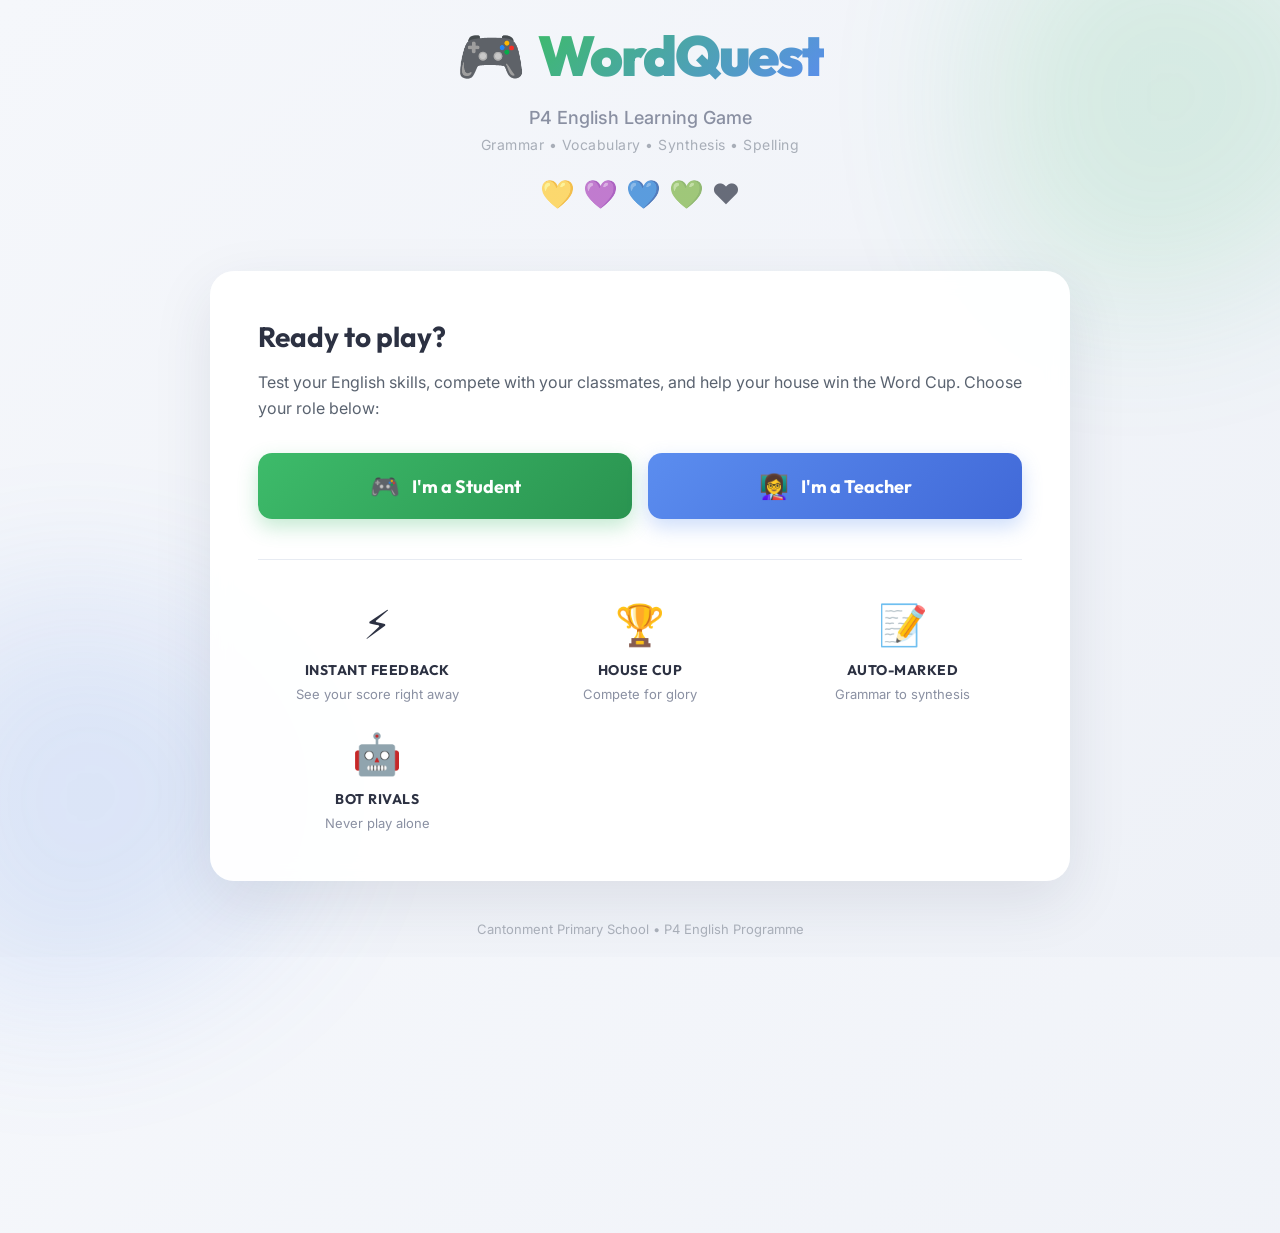
<file: index.html>
<!DOCTYPE html>
<html lang="en">
<head>
  <meta charset="UTF-8">
  <meta name="viewport" content="width=device-width, initial-scale=1.0">
  <title>WordQuest — P4 English Learning Game</title>
  <link href="https://fonts.googleapis.com/css2?family=Outfit:wght@700;800;900&family=Inter:wght@400;500;600&display=swap" rel="stylesheet">
  <style>
    * {
      margin: 0;
      padding: 0;
      box-sizing: border-box;
    }

    body {
      font-family: 'Inter', system-ui, sans-serif;
      background: linear-gradient(135deg, #f5f7fb 0%, #eef1f7 100%);
      color: #2c3142;
      min-height: 100vh;
      display: flex;
      align-items: center;
      justify-content: center;
      overflow-x: hidden;
    }

    /* Animated background blobs */
    ::before,
    ::after {
      content: '';
      position: fixed;
      width: 400px;
      height: 400px;
      border-radius: 40% 60% 70% 30% / 40% 50% 60% 50%;
      filter: blur(80px);
      opacity: 0.15;
      z-index: -1;
    }

    body::before {
      background: #3dbb6a;
      top: -100px;
      right: -100px;
      animation: float 8s ease-in-out infinite;
    }

    body::after {
      background: #5b8def;
      bottom: -100px;
      left: -100px;
      animation: float 10s ease-in-out infinite reverse;
    }

    @keyframes float {
      0%, 100% { transform: translate(0, 0) rotate(0deg); }
      50% { transform: translate(30px, -50px) rotate(180deg); }
    }

    .wrapper {
      width: 100%;
      max-width: 900px;
      padding: 20px;
      z-index: 1;
    }

    header {
      text-align: center;
      margin-bottom: 60px;
      animation: slideDown 0.8s ease-out;
    }

    @keyframes slideDown {
      from {
        opacity: 0;
        transform: translateY(-20px);
      }
      to {
        opacity: 1;
        transform: translateY(0);
      }
    }

    .logo-container {
      display: flex;
      align-items: center;
      justify-content: center;
      gap: 12px;
      margin-bottom: 16px;
    }

    .logo-text {
      font-family: 'Outfit', sans-serif;
      font-size: 56px;
      font-weight: 900;
      letter-spacing: -2px;
      background: linear-gradient(135deg, #3dbb6a 0%, #5b8def 100%);
      -webkit-background-clip: text;
      -webkit-text-fill-color: transparent;
      background-clip: text;
    }

    .logo-icon {
      font-size: 56px;
      animation: pulse 2s ease-in-out infinite;
    }

    @keyframes pulse {
      0%, 100% { transform: scale(1); }
      50% { transform: scale(1.1); }
    }

    .tagline {
      font-size: 18px;
      color: #8a90a2;
      margin-bottom: 8px;
      font-weight: 500;
    }

    .subtagline {
      font-size: 14px;
      color: #a8aeb8;
      letter-spacing: 0.5px;
    }

    /* Houses preview */
    .houses-peek {
      display: flex;
      justify-content: center;
      gap: 8px;
      margin-top: 24px;
      animation: fadeIn 1s ease-out 0.3s both;
    }

    @keyframes fadeIn {
      from { opacity: 0; }
      to { opacity: 1; }
    }

    .crest {
      font-size: 28px;
      opacity: 0.7;
      transition: all 0.3s ease;
    }

    .crest:hover {
      opacity: 1;
      transform: scale(1.2) rotate(10deg);
    }

    /* Main content */
    .content {
      background: rgba(255, 255, 255, 0.95);
      backdrop-filter: blur(10px);
      border-radius: 24px;
      padding: 48px;
      box-shadow: 0 20px 60px rgba(40, 50, 80, 0.1);
      margin-bottom: 40px;
      animation: slideUp 0.8s ease-out 0.2s both;
    }

    @keyframes slideUp {
      from {
        opacity: 0;
        transform: translateY(20px);
      }
      to {
        opacity: 1;
        transform: translateY(0);
      }
    }

    .content h2 {
      font-family: 'Outfit', sans-serif;
      font-size: 28px;
      margin-bottom: 16px;
      color: #2c3142;
    }

    .content p {
      font-size: 16px;
      line-height: 1.6;
      color: #5a6370;
      margin-bottom: 24px;
    }

    /* Button group */
    .button-group {
      display: grid;
      grid-template-columns: 1fr 1fr;
      gap: 16px;
      margin-top: 32px;
    }

    @media (max-width: 600px) {
      .button-group {
        grid-template-columns: 1fr;
      }
    }

    a.btn {
      display: flex;
      align-items: center;
      justify-content: center;
      gap: 12px;
      padding: 18px 32px;
      font-size: 18px;
      font-weight: 700;
      border-radius: 14px;
      text-decoration: none;
      color: white;
      border: none;
      cursor: pointer;
      transition: all 0.3s ease;
      font-family: 'Outfit', sans-serif;
      position: relative;
      overflow: hidden;
    }

    a.btn::before {
      content: '';
      position: absolute;
      top: 0;
      left: -100%;
      width: 100%;
      height: 100%;
      background: rgba(255, 255, 255, 0.2);
      transition: left 0.4s ease;
      z-index: -1;
    }

    a.btn:hover::before {
      left: 100%;
    }

    .btn-student {
      background: linear-gradient(135deg, #3dbb6a 0%, #2a9450 100%);
      box-shadow: 0 8px 20px rgba(61, 187, 106, 0.3);
    }

    .btn-student:hover {
      transform: translateY(-3px);
      box-shadow: 0 12px 30px rgba(61, 187, 106, 0.4);
    }

    .btn-teacher {
      background: linear-gradient(135deg, #5b8def 0%, #4169d8 100%);
      box-shadow: 0 8px 20px rgba(91, 141, 239, 0.3);
    }

    .btn-teacher:hover {
      transform: translateY(-3px);
      box-shadow: 0 12px 30px rgba(91, 141, 239, 0.4);
    }

    .btn-icon {
      font-size: 24px;
    }

    /* Features grid */
    .features {
      display: grid;
      grid-template-columns: repeat(auto-fit, minmax(200px, 1fr));
      gap: 24px;
      margin-top: 40px;
      padding-top: 40px;
      border-top: 1px solid #e7ebf2;
      animation: slideUp 0.8s ease-out 0.4s both;
    }

    .feature {
      text-align: center;
    }

    .feature-icon {
      font-size: 40px;
      margin-bottom: 12px;
    }

    .feature-title {
      font-family: 'Outfit', sans-serif;
      font-size: 14px;
      font-weight: 700;
      color: #2c3142;
      margin-bottom: 6px;
      letter-spacing: 0.5px;
    }

    .feature-desc {
      font-size: 13px;
      color: #8a90a2;
      line-height: 1.5;
    }

    /* Footer */
    footer {
      text-align: center;
      font-size: 13px;
      color: #a8aeb8;
      animation: fadeIn 1s ease-out 0.6s both;
    }

    /* Responsive */
    @media (max-width: 600px) {
      .logo-text {
        font-size: 42px;
      }

      .logo-icon {
        font-size: 42px;
      }

      .content {
        padding: 32px 24px;
      }

      .content h2 {
        font-size: 22px;
      }

      a.btn {
        padding: 16px 24px;
        font-size: 16px;
      }
    }
  </style>
</head>
<body>
  <div class="wrapper">
    <header>
      <div class="logo-container">
        <span class="logo-icon">🎮</span>
        <div class="logo-text">WordQuest</div>
      </div>
      <p class="tagline">P4 English Learning Game</p>
      <p class="subtagline">Grammar • Vocabulary • Synthesis • Spelling</p>
      <div class="houses-peek">
        <div class="crest">💛</div>
        <div class="crest">💜</div>
        <div class="crest">💙</div>
        <div class="crest">💚</div>
        <div class="crest">❤️</div>
      </div>
    </header>

    <div class="content">
      <h2>Ready to play?</h2>
      <p>Test your English skills, compete with your classmates, and help your house win the Word Cup. Choose your role below:</p>

      <div class="button-group">
        <a href="https://thealansensei-cps.github.io/wordquest/play.html" class="btn btn-student">
          <span class="btn-icon">🎮</span>
          <span>I'm a Student</span>
        </a>
        <a href="https://thealansensei-cps.github.io/wordquest/teacher.html" class="btn btn-teacher">
          <span class="btn-icon">👩‍🏫</span>
          <span>I'm a Teacher</span>
        </a>
      </div>

      <div class="features">
        <div class="feature">
          <div class="feature-icon">⚡</div>
          <div class="feature-title">INSTANT FEEDBACK</div>
          <div class="feature-desc">See your score right away</div>
        </div>
        <div class="feature">
          <div class="feature-icon">🏆</div>
          <div class="feature-title">HOUSE CUP</div>
          <div class="feature-desc">Compete for glory</div>
        </div>
        <div class="feature">
          <div class="feature-icon">📝</div>
          <div class="feature-title">AUTO-MARKED</div>
          <div class="feature-desc">Grammar to synthesis</div>
        </div>
        <div class="feature">
          <div class="feature-icon">🤖</div>
          <div class="feature-title">BOT RIVALS</div>
          <div class="feature-desc">Never play alone</div>
        </div>
      </div>
    </div>

    <footer>
      <p>Cantonment Primary School • P4 English Programme</p>
    </footer>
  </div>
</body>
</html>
</file>
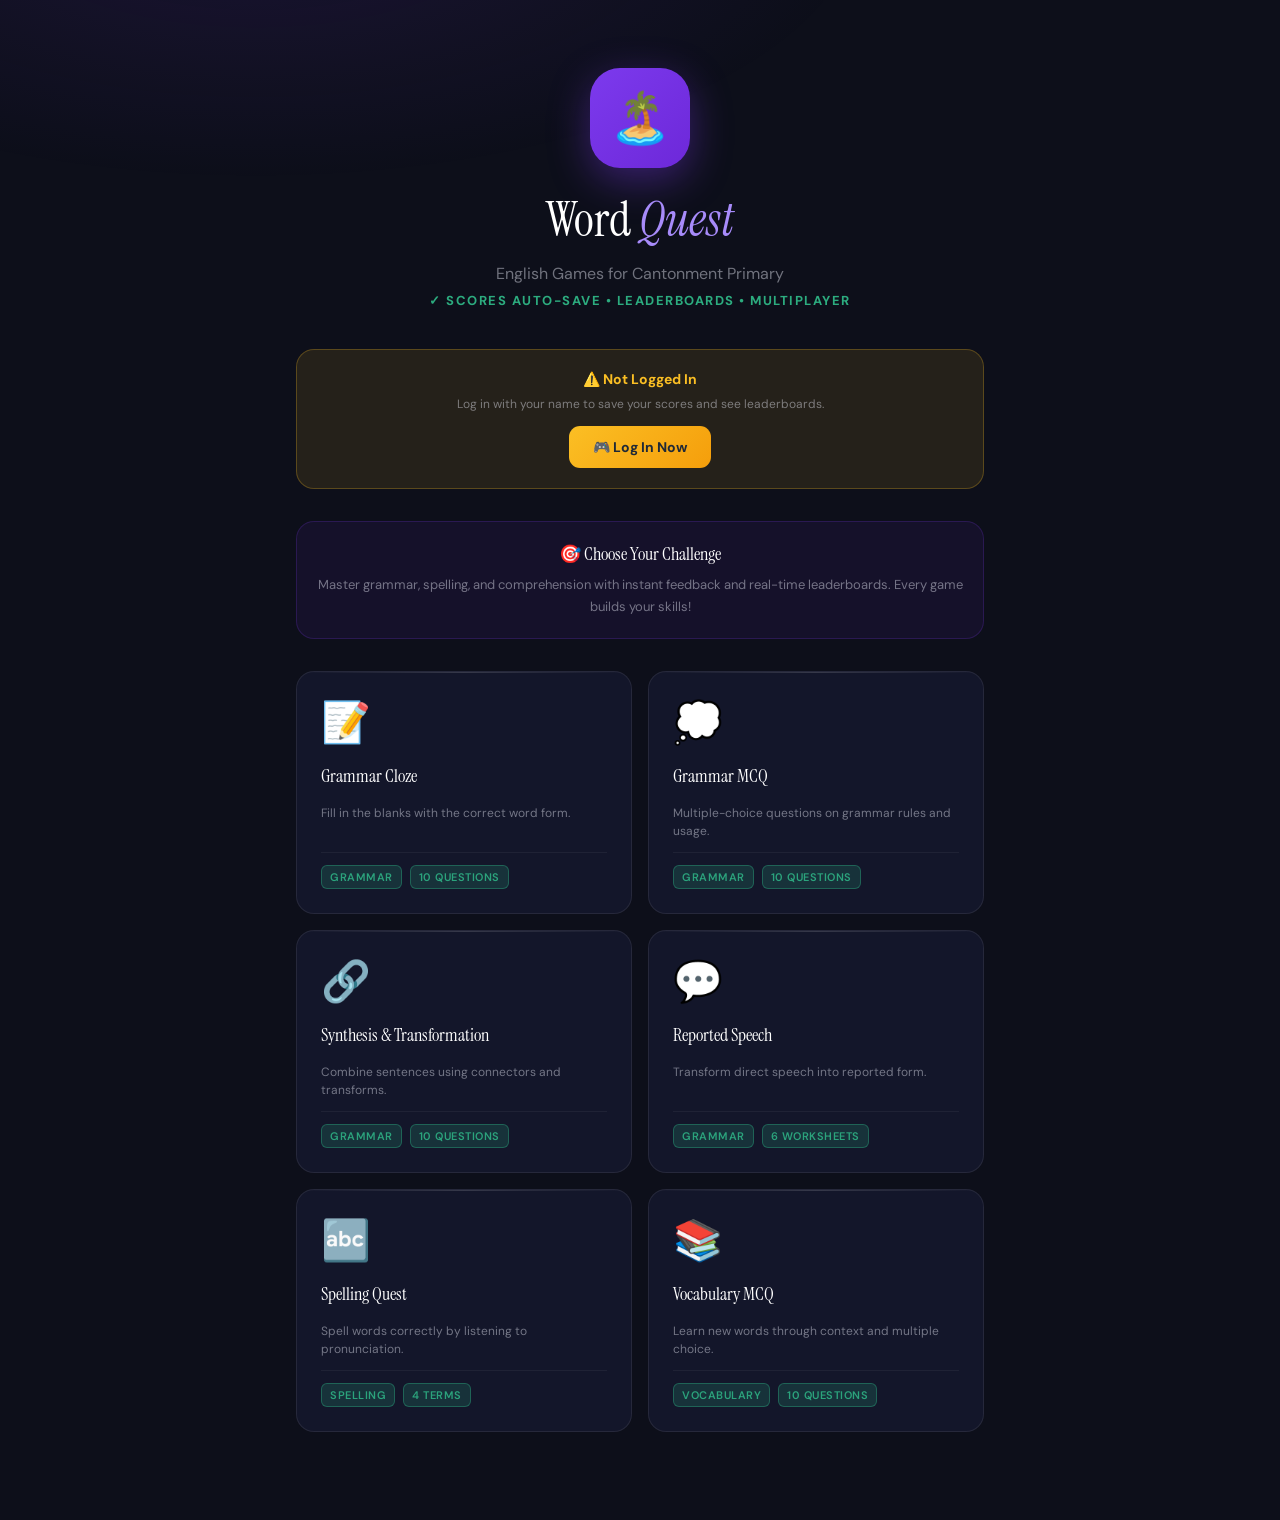
<file: games-hub.html>
<!doctype html>
<html lang="en">
<head>
<meta charset="utf-8">
<meta name="viewport" content="width=device-width, initial-scale=1">
<title>Cantonment Word Quest - Games Hub</title>
<link href="https://fonts.googleapis.com/css2?family=Instrument+Serif:ital@0;1&family=DM+Sans:opsz,wght@9..40,400;9..40,500;9..40,600;9..40,700&display=swap" rel="stylesheet">
<style>
*,*::before,*::after{box-sizing:border-box;margin:0;padding:0}
:root{--bg:#0D0F1A;--surface:#13162A;--surface2:#1A1F36;--border:rgba(255,255,255,0.08);--border2:rgba(255,255,255,0.14);--text:#E8EAF6;--muted:rgba(232,234,246,0.45);--accent:#7C3AED;--accent2:#A78BFA;--teal:#34D399;--coral:#F87171;--radius:18px;--radius-sm:10px}
body{font-family:'DM Sans',sans-serif;background:var(--bg);color:var(--text);min-height:100vh;overflow-x:hidden}
body::before{content:'';position:fixed;inset:0;z-index:0;pointer-events:none;background:radial-gradient(ellipse 80% 50% at 20% -10%,rgba(124,58,237,.12) 0%,transparent 60%)}
.wrap{max-width:720px;margin:0 auto;padding:40px 16px 56px;position:relative;z-index:1}
.hdr{text-align:center;padding:28px 0 40px}
.hdr-logo{width:100px;height:100px;background:linear-gradient(135deg,var(--accent),#6D28D9);border-radius:30px;display:inline-flex;align-items:center;justify-content:center;font-size:50px;margin-bottom:20px;box-shadow:0 12px 40px rgba(124,58,237,.4);animation:float 4s ease-in-out infinite}
@keyframes float{0%,100%{transform:translateY(0) rotate(-1deg)}50%{transform:translateY(-12px) rotate(1deg)}}
.hdr-title{font-family:'Instrument Serif',serif;font-size:clamp(32px,6vw,48px);font-weight:400;color:#fff;margin-bottom:12px}
.hdr-title span{color:var(--accent2);font-style:italic}
.hdr-sub{font-size:16px;color:var(--muted);margin-bottom:8px}
.hdr-tagline{font-size:13px;color:rgba(52,211,153,.8);font-weight:700;letter-spacing:1.5px;text-transform:uppercase}
#heroBar{background:var(--surface);border:1px solid var(--border);border-radius:var(--radius);padding:16px 20px;display:flex;align-items:center;gap:14px;flex-wrap:wrap;margin-bottom:32px}
.hero-badge{background:rgba(52,211,153,0.1);border:1px solid rgba(52,211,153,0.3);border-radius:99px;padding:6px 16px;font-size:12px;font-weight:700;color:#34D399;text-transform:uppercase}
.hero-info{flex:1}
.hero-name{font-size:15px;font-weight:700;color:#fff}
.hero-cls{font-size:11px;color:var(--muted);font-weight:600;margin-top:2px}
.hero-actions{display:flex;gap:8px}
.btn-change{background:rgba(255,255,255,.06);border:1px solid rgba(255,255,255,.12);color:var(--muted);font-size:11px;font-weight:700;border-radius:8px;padding:6px 14px;cursor:pointer;font-family:inherit;transition:all .15s}
.btn-change:hover{background:rgba(255,255,255,.13);color:#fff;border-color:var(--accent2)}
.games-grid{display:grid;grid-template-columns:repeat(auto-fit,minmax(220px,1fr));gap:16px;margin-bottom:32px}
.game-card{background:var(--surface);border:1.5px solid var(--border);border-radius:var(--radius);padding:24px;position:relative;overflow:hidden;cursor:pointer;transition:all .3s;text-decoration:none;display:flex;flex-direction:column;gap:12px}
.game-card::before{content:'';position:absolute;top:0;left:0;right:0;height:1px;background:linear-gradient(90deg,transparent,rgba(255,255,255,.15),transparent)}
.game-card::after{content:'';position:absolute;top:-50%;right:-50%;width:200%;height:200%;background:radial-gradient(circle,rgba(124,58,237,.15),transparent);opacity:0;transition:opacity .3s}
.game-card:hover{border-color:var(--accent);background:rgba(124,58,237,.08);transform:translateY(-4px);box-shadow:0 8px 32px rgba(124,58,237,.25)}
.game-card:hover::after{opacity:1}
.game-icon{font-size:40px;margin-bottom:4px}
.game-title{font-family:'Instrument Serif',serif;font-size:18px;font-weight:500;color:#fff;margin-bottom:4px}
.game-desc{font-size:12px;color:var(--muted);line-height:1.5;flex:1}
.game-meta{font-size:11px;color:rgba(52,211,153,.7);font-weight:600;display:flex;gap:8px;flex-wrap:wrap;margin-top:auto;padding-top:12px;border-top:1px solid rgba(255,255,255,.05)}
.game-badge{background:rgba(52,211,153,.15);border:1px solid rgba(52,211,153,.3);border-radius:6px;padding:4px 8px;text-transform:uppercase;letter-spacing:.5px}
.info-box{background:rgba(124,58,237,.08);border:1px solid rgba(124,58,237,.2);border-radius:var(--radius);padding:20px;margin-bottom:32px;text-align:center}
.info-title{font-family:'Instrument Serif',serif;font-size:18px;color:#fff;margin-bottom:8px}
.info-text{font-size:13px;color:var(--muted);line-height:1.7}
.login-prompt{background:rgba(251,191,36,.1);border:1px solid rgba(251,191,36,.25);border-radius:var(--radius);padding:20px;text-align:center;margin-bottom:32px}
.login-title{font-size:14px;color:#FBBF24;font-weight:700;margin-bottom:8px}
.login-text{font-size:12px;color:var(--muted);margin-bottom:14px}
.btn-login{display:inline-flex;align-items:center;justify-content:center;gap:7px;background:linear-gradient(135deg,#FBBF24,#F59E0B);color:#1F2937;border:none;border-radius:11px;padding:12px 24px;font-family:inherit;font-size:14px;font-weight:700;cursor:pointer;transition:all .2s}
.btn-login:hover{transform:translateY(-2px);filter:brightness(1.1)}
.btn-logout{display:inline-flex;align-items:center;justify-content:center;gap:7px;background:rgba(248,113,113,.15);border:1px solid rgba(248,113,113,.35);color:var(--coral);border-radius:11px;padding:8px 16px;font-family:inherit;font-size:11px;font-weight:700;cursor:pointer;transition:all .2s}
.btn-logout:hover{background:rgba(248,113,113,.25);color:#fff}
</style>
</head>
<body>
<div class="wrap">
  <div class="hdr">
    <div class="hdr-logo">🏝️</div>
    <h1 class="hdr-title">Word <span>Quest</span></h1>
    <p class="hdr-sub">English Games for Cantonment Primary</p>
    <p class="hdr-tagline">✓ Scores auto-save • Leaderboards • Multiplayer</p>
  </div>

  <div id="heroBar" style="display:none">
    <div class="hero-badge">✓ Logged In</div>
    <div class="hero-info">
      <div class="hero-name" id="heroName">Loading...</div>
      <div class="hero-cls" id="heroCls"></div>
    </div>
    <div class="hero-actions">
      <a href="leaderboard.html" class="btn-change" style="text-decoration:none">🏆 Leaderboard</a>
      <button class="btn-change" onclick="changeHero()">Change Hero</button>
      <button class="btn-logout" onclick="logout()">Logout</button>
    </div>
  </div>

  <div id="loginPrompt" style="display:none" class="login-prompt">
    <div class="login-title">⚠️ Not Logged In</div>
    <p class="login-text">Log in with your name to save your scores and see leaderboards.</p>
    <a href="login-v2.html" class="btn-login" style="text-decoration:none">🎮 Log In Now</a>
  </div>

  <div class="info-box">
    <div class="info-title">🎯 Choose Your Challenge</div>
    <div class="info-text">Master grammar, spelling, and comprehension with instant feedback and real-time leaderboards. Every game builds your skills!</div>
  </div>

  <div class="games-grid" id="gamesGrid">
    <div class="game-card" onclick="launchGame('grammar-cloze-supabase.html','Grammar Cloze')">
      <div class="game-icon">📝</div>
      <div class="game-title">Grammar Cloze</div>
      <div class="game-desc">Fill in the blanks with the correct word form.</div>
      <div class="game-meta">
        <span class="game-badge">Grammar</span>
        <span class="game-badge">10 Questions</span>
      </div>
    </div>
    <div class="game-card" onclick="launchGame('grammar-mcq-supabase.html','Grammar MCQ')">
      <div class="game-icon">💭</div>
      <div class="game-title">Grammar MCQ</div>
      <div class="game-desc">Multiple-choice questions on grammar rules and usage.</div>
      <div class="game-meta">
        <span class="game-badge">Grammar</span>
        <span class="game-badge">10 Questions</span>
      </div>
    </div>
    <div class="game-card" onclick="launchGame('synthesis-supabase.html','Synthesis')">
      <div class="game-icon">🔗</div>
      <div class="game-title">Synthesis & Transformation</div>
      <div class="game-desc">Combine sentences using connectors and transforms.</div>
      <div class="game-meta">
        <span class="game-badge">Grammar</span>
        <span class="game-badge">10 Questions</span>
      </div>
    </div>
    <div class="game-card" onclick="launchGame('reported-speech-supabase.html','Reported Speech')">
      <div class="game-icon">💬</div>
      <div class="game-title">Reported Speech</div>
      <div class="game-desc">Transform direct speech into reported form.</div>
      <div class="game-meta">
        <span class="game-badge">Grammar</span>
        <span class="game-badge">6 Worksheets</span>
      </div>
    </div>
    <div class="game-card" onclick="launchGame('spelling-supabase.html','Spelling')">
      <div class="game-icon">🔤</div>
      <div class="game-title">Spelling Quest</div>
      <div class="game-desc">Spell words correctly by listening to pronunciation.</div>
      <div class="game-meta">
        <span class="game-badge">Spelling</span>
        <span class="game-badge">4 Terms</span>
      </div>
    </div>
    <div class="game-card" onclick="launchGame('vocab-mcq-supabase.html','Vocabulary MCQ')">
      <div class="game-icon">📚</div>
      <div class="game-title">Vocabulary MCQ</div>
      <div class="game-desc">Learn new words through context and multiple choice.</div>
      <div class="game-meta">
        <span class="game-badge">Vocabulary</span>
        <span class="game-badge">10 Questions</span>
      </div>
    </div>
  </div>
</div>

<script>
const urlP=new URLSearchParams(location.search);

function getHero(){
  try{return JSON.parse(sessionStorage.getItem('student')||'{}');}catch(e){return{};}
}

function setHero(hero){
  sessionStorage.setItem('student',JSON.stringify(hero));
}

function initUI(){
  const hero=getHero();
  if(hero.name){
    document.getElementById('loginPrompt').style.display='none';
    document.getElementById('heroBar').style.display='flex';
    document.getElementById('heroName').textContent=hero.name;
    document.getElementById('heroCls').textContent=hero.cls;
  }else{
    document.getElementById('loginPrompt').style.display='block';
    document.getElementById('heroBar').style.display='none';
  }
}

function showLoginModal(){
  const name=prompt('Enter your name:','');
  if(!name)return;
  const cls=prompt('Enter your class (e.g., 4 Integrity):','');
  if(!cls)return;
  setHero({name:name,cls:cls});
  initUI();
}

function changeHero(){
  if(confirm('Change your hero?')){
    sessionStorage.removeItem('student');
    initUI();
    showLoginModal();
  }
}

function logout(){
  if(confirm('Logout?')){
    sessionStorage.removeItem('student');
    initUI();
  }
}

function launchGame(file,gameName){
  const hero=getHero();
  if(!hero.name){
    alert('Please log in first to play ' + gameName);
    showLoginModal();
    return;
  }
  window.location.href=file+'?hero='+encodeURIComponent(hero.name)+'&cls='+encodeURIComponent(hero.cls)+'&returnTo=games-hub.html';
}

initUI();
</script>
</body>
</html>
</file>
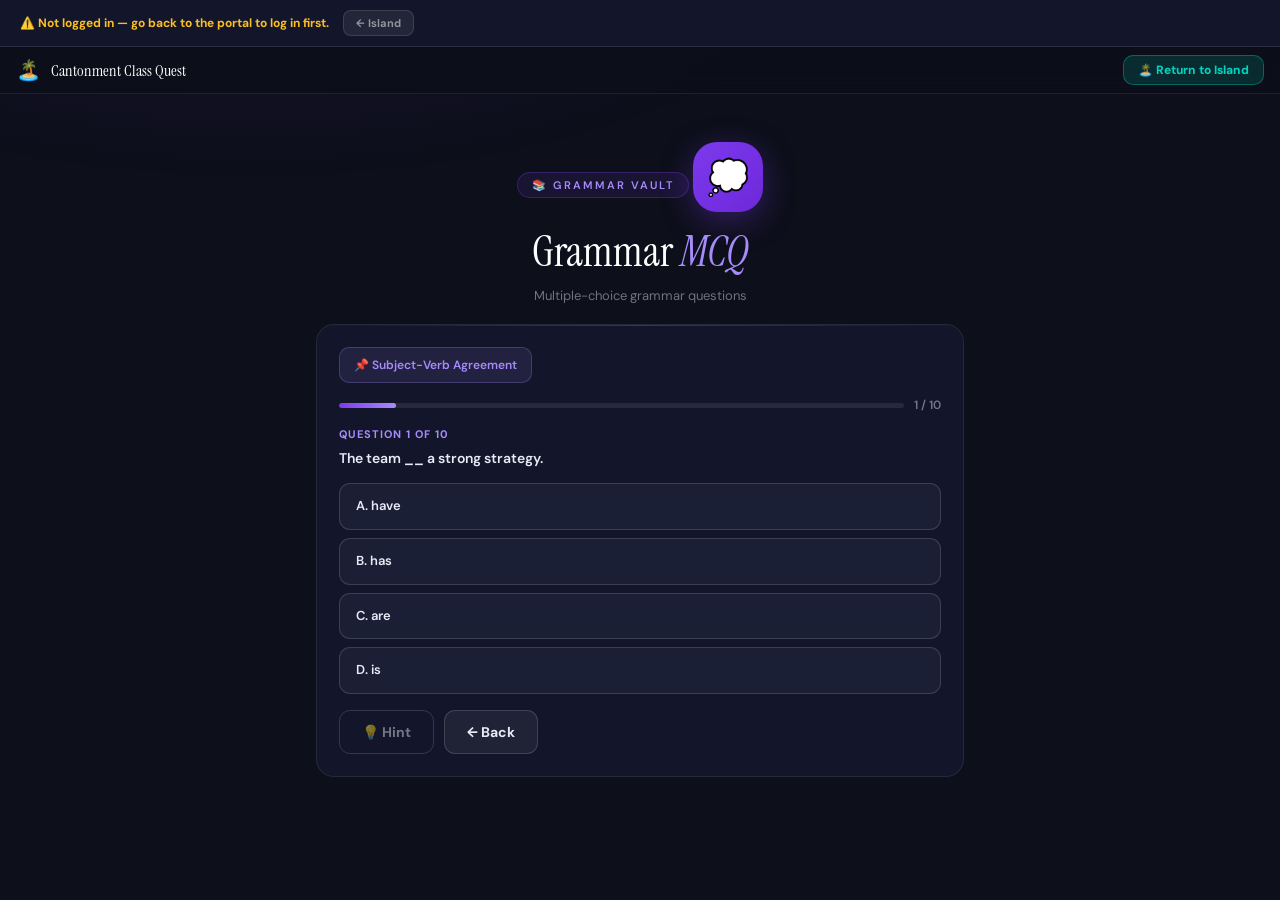
<file: grammar-mcq-supabase.html>
<!doctype html>
<html lang="en">
<head>
<meta charset="utf-8">
<meta name="viewport" content="width=device-width, initial-scale=1">
<title>Grammar Vault — Grammar MCQ</title>
<link href="https://fonts.googleapis.com/css2?family=Instrument+Serif:ital@0;1&family=DM+Sans:opsz,wght@9..40,400;9..40,500;9..40,600;9..40,700&display=swap" rel="stylesheet">
<style>
*,*::before,*::after{box-sizing:border-box;margin:0;padding:0}
:root{--bg:#0D0F1A;--surface:#13162A;--surface2:#1A1F36;--border:rgba(255,255,255,0.08);--border2:rgba(255,255,255,0.14);--text:#E8EAF6;--muted:rgba(232,234,246,0.45);--accent:#7C3AED;--accent2:#A78BFA;--teal:#34D399;--coral:#F87171;--radius:18px;--radius-sm:10px}
body{font-family:'DM Sans',sans-serif;background:var(--bg);color:var(--text);min-height:100vh;overflow-x:hidden}
body::before{content:'';position:fixed;inset:0;z-index:0;pointer-events:none;background:radial-gradient(ellipse 80% 50% at 20% -10%,rgba(124,58,237,.12) 0%,transparent 60%)}
.wrap{max-width:680px;margin:0 auto;padding:20px 16px 56px;position:relative;z-index:1}
.hdr{text-align:center;padding:28px 0 20px}
.hdr-badge{display:inline-flex;align-items:center;gap:8px;background:rgba(124,58,237,.12);border:1px solid rgba(124,58,237,.3);border-radius:99px;padding:5px 14px;margin-bottom:14px;font-size:11px;font-weight:600;letter-spacing:2px;text-transform:uppercase;color:var(--accent2)}
.hdr-logo{width:70px;height:70px;background:linear-gradient(135deg,var(--accent),#6D28D9);border-radius:24px;display:inline-flex;align-items:center;justify-content:center;font-size:34px;margin-bottom:12px;box-shadow:0 8px 32px rgba(124,58,237,.35);animation:float 4s ease-in-out infinite}
@keyframes float{0%,100%{transform:translateY(0) rotate(-1deg)}50%{transform:translateY(-8px) rotate(1deg)}}
.hdr-title{font-family:'Instrument Serif',serif;font-size:clamp(26px,6vw,42px);font-weight:400;color:#fff;margin-bottom:8px}
.hdr-title span{color:var(--accent2);font-style:italic}
.hdr-sub{font-size:13px;color:var(--muted)}
.card{background:var(--surface);border:1px solid var(--border);border-radius:var(--radius);padding:22px;margin-bottom:14px;position:relative;overflow:hidden}
.card::before{content:'';position:absolute;top:0;left:0;right:0;height:1px;background:linear-gradient(90deg,transparent,rgba(255,255,255,.15),transparent)}
.rule-chip{display:inline-flex;align-items:center;gap:7px;background:rgba(167,139,250,.1);border:1px solid rgba(167,139,250,.25);border-radius:10px;padding:8px 14px;font-size:12px;font-weight:600;color:var(--accent2);margin-bottom:14px;line-height:1.5}
.progress-row{display:flex;align-items:center;gap:10px;margin-bottom:14px}
.progress-bar{flex:1;height:5px;background:rgba(255,255,255,.08);border-radius:99px;overflow:hidden}
.progress-fill{height:100%;background:linear-gradient(90deg,var(--accent),var(--accent2));border-radius:99px;transition:width .4s}
.progress-txt{font-size:12px;color:var(--muted);font-weight:600;white-space:nowrap}
.q-num{font-size:11px;font-weight:700;color:var(--accent2);text-transform:uppercase;letter-spacing:1px;margin-bottom:8px}
.q-text{font-size:14px;color:var(--text);margin-bottom:16px;font-weight:600}
.mcq-opts{display:flex;flex-direction:column;gap:8px}
.mcq-opt{background:var(--surface2);border:1.5px solid var(--border2);border-radius:11px;padding:12px 16px;font-size:13px;font-weight:600;color:var(--text);cursor:pointer;transition:all .2s;font-family:inherit;text-align:left;line-height:1.6}
.mcq-opt:hover{border-color:var(--accent);background:rgba(124,58,237,.1);color:#fff}
.mcq-opt.correct{border-color:var(--teal);background:rgba(52,211,153,.15);color:var(--teal)}
.mcq-opt.wrong{border-color:var(--coral);background:rgba(248,113,113,.12);color:var(--coral)}
.hint-box{display:none;margin-top:12px;padding:11px 14px;background:rgba(251,191,36,.1);border:1px solid rgba(251,191,36,.25);border-radius:10px;font-size:13px;color:#FBBF24;font-weight:600;line-height:1.5}
.hint-box.show{display:block}
.feedback{display:none;margin-top:12px;padding:11px 14px;border-radius:10px;font-size:13px;font-weight:600;align-items:center;gap:8px}
.feedback.show{display:flex}
.feedback.ok{background:rgba(52,211,153,.12);border:1px solid rgba(52,211,153,.3);color:var(--teal)}
.feedback.bad{background:rgba(248,113,113,.12);border:1px solid rgba(248,113,113,.3);color:var(--coral)}
.btn{display:inline-flex;align-items:center;justify-content:center;gap:7px;border:none;border-radius:11px;padding:12px 22px;font-family:inherit;font-size:14px;font-weight:700;cursor:pointer;transition:all .2s}
.btn-success{background:linear-gradient(135deg,#10B981,#059669);color:#fff;box-shadow:0 4px 18px rgba(16,185,129,.4)}
.btn-success:hover{transform:translateY(-2px);filter:brightness(1.08)}
.btn-success:disabled{opacity:.5;cursor:not-allowed;transform:none}
.btn-outline{background:transparent;border:1.5px solid var(--border2);color:var(--muted)}
.btn-outline:hover{border-color:var(--accent2);color:var(--accent2)}
.btn-ghost{background:rgba(255,255,255,.06);border:1px solid var(--border2);color:var(--text)}
.btn-row{display:flex;gap:10px;margin-top:16px;flex-wrap:wrap}
.stat-row{display:flex;gap:10px;margin-bottom:14px;flex-wrap:wrap}
.stat{flex:1;min-width:75px;background:var(--surface2);border:1px solid var(--border);border-radius:var(--radius-sm);padding:11px 14px;text-align:center}
.stat-val{font-family:'Instrument Serif',serif;font-size:26px;color:#fff}
.stat-lbl{font-size:10px;color:var(--muted);font-weight:600;letter-spacing:1px;text-transform:uppercase;margin-top:2px}
.result-screen{display:none;text-align:center;padding:32px 0}
.result-screen.show{display:block}
.result-emoji{font-size:60px;margin-bottom:14px;animation:popIn .5s cubic-bezier(.34,1.56,.64,1)}
@keyframes popIn{from{transform:scale(0)}to{transform:scale(1)}}
.result-title{font-family:'Instrument Serif',serif;font-size:34px;color:#fff;margin-bottom:6px}
.result-sub{font-size:13px;color:var(--muted);margin-bottom:22px}
.submit-note{background:rgba(16,185,129,.12);border:1px solid rgba(16,185,129,.3);border-radius:11px;padding:12px 16px;font-size:13px;color:var(--teal);font-weight:600;margin-bottom:16px;text-align:center}
.game-topbar{position:sticky;top:0;z-index:50;background:rgba(13,15,26,.92);backdrop-filter:blur(16px);border-bottom:1px solid rgba(255,255,255,.08);padding:8px 16px;display:flex;align-items:center;justify-content:space-between;margin-bottom:0}
.gtb-left{display:flex;align-items:center;gap:10px}
.gtb-title{font-family:'Instrument Serif',serif;font-size:16px;color:#fff}
.btn-island-return{display:inline-flex;align-items:center;gap:6px;background:rgba(0,212,190,.15);border:1px solid rgba(0,212,190,.35);color:#00d4be;font-size:12px;font-weight:800;border-radius:10px;padding:6px 14px;cursor:pointer;font-family:'DM Sans',sans-serif;transition:all .15s;text-decoration:none}
.btn-island-return:hover{background:rgba(0,212,190,.25);color:#fff}
#heroBar{background:var(--surface);border-bottom:1px solid rgba(255,255,255,0.1);padding:10px 20px;display:flex;align-items:center;gap:14px;flex-wrap:wrap;position:relative;z-index:10}
.hero-badge{background:rgba(52,211,153,0.1);border:1px solid rgba(52,211,153,0.3);border-radius:99px;padding:5px 14px;font-size:11px;font-weight:600;color:#34D399}
.hero-name{font-size:13px;font-weight:700;color:#E8EAF6}
.hero-cls{font-size:10px;color:rgba(232,234,246,0.45);font-weight:500;margin-top:1px}
.btn-back-island{background:rgba(255,255,255,.07);border:1px solid rgba(255,255,255,.12);color:rgba(255,255,255,.5);font-size:11px;font-weight:700;border-radius:8px;padding:5px 12px;cursor:pointer;font-family:'DM Sans',sans-serif;transition:all .15s}
.btn-back-island:hover{background:rgba(255,255,255,.13);color:#fff}
</style>
</head>
<body>
<div id="heroBar"></div>
<div class="game-topbar">
  <div class="gtb-left">
    <span style="font-size:20px">🏝️</span>
    <span class="gtb-title">Cantonment Class Quest</span>
  </div>
  <button class="btn-island-return" onclick="goBack()">🏝️ Return to Island</button>
</div>
<div class="wrap">
  <div class="hdr">
    <div class="hdr-badge">📚 Grammar Vault</div>
    <div class="hdr-logo">💭</div>
    <h1 class="hdr-title">Grammar <span>MCQ</span></h1>
    <p class="hdr-sub">Multiple-choice grammar questions</p>
  </div>

  <div class="card" id="quizCard">
    <div class="rule-chip" id="ruleChip">📌 Grammar Focus</div>
    <div class="progress-row">
      <div class="progress-bar"><div class="progress-fill" id="progressFill" style="width:10%"></div></div>
      <div class="progress-txt" id="progressTxt">1 / 10</div>
    </div>
    <div class="q-num" id="qNum">Question 1 of 10</div>
    <div class="q-text" id="qText"></div>
    <div class="mcq-opts" id="mcqOpts"></div>
    <div class="hint-box" id="hintBox"></div>
    <div class="feedback" id="feedback"></div>
    <div class="btn-row">
      <button class="btn btn-outline" onclick="showHint()">💡 Hint</button>
      <button class="btn btn-ghost" onclick="goBack()">← Back</button>
    </div>
  </div>

  <div class="result-screen" id="resultScreen">
    <div class="result-emoji" id="resultEmoji">⭐</div>
    <div class="result-title" id="resultTitle">Well Done!</div>
    <div class="result-sub" id="resultSub"></div>
    <div class="stat-row" style="max-width:300px;margin:0 auto 16px">
      <div class="stat"><div class="stat-val" id="rScore">0</div><div class="stat-lbl">Correct</div></div>
      <div class="stat"><div class="stat-val" id="rStars">0</div><div class="stat-lbl">Stars</div></div>
      <div class="stat"><div class="stat-val" id="rPts">0</div><div class="stat-lbl">Points</div></div>
    </div>
    <div class="submit-note">✅ Done! Click below to save your score and return to the island.</div>
    <div class="btn-row" style="justify-content:center;flex-direction:column;align-items:center;gap:10px">
      <button class="btn btn-success" id="submitBtn" onclick="doSubmit()">📤 Submit Score & Return to Island</button>
      <button class="btn btn-ghost" onclick="restart()">↩ Try Again</button>
      <button class="btn btn-island-return" style="padding:12px 22px;font-size:14px" onclick="goBack()">🏝️ Back to Island</button>
    </div>
  </div>
</div>

<script src="supabase-games-client.js"></script>
<script>
const urlP=new URLSearchParams(location.search);
const _stored=(function(){try{return JSON.parse(sessionStorage.getItem('student')||'{}');}catch(e){return{};}})();
const hero={name:urlP.get('hero')||_stored.name||'',cls:urlP.get('cls')||_stored.cls||'',returnTo:urlP.get('returnTo')||'student-portal.html'};

(function(){
  const bar=document.getElementById('heroBar');if(!bar)return;
  if(hero.name){
    bar.innerHTML='<div class="hero-badge">✓ Logged in</div><div><div class="hero-name">'+hero.name+'</div><div class="hero-cls">'+hero.cls+'</div></div><div style="margin-left:auto;font-size:10px;color:rgba(232,234,246,.45);letter-spacing:.5px">Scores auto-save on completion</div><button class="btn-back-island" onclick="goBack()">← Island</button>';
  }else{
    bar.innerHTML='<div style="font-size:12px;color:#FBBF24;font-weight:700">⚠️ Not logged in — go back to the portal to log in first.</div><button class="btn-back-island" onclick="window.location.href=hero.returnTo">← Island</button>';
  }
})();

const supabase = createClient(SUPABASE_URL, SUPABASE_ANON_KEY);

const QUESTIONS=[
  {skill:'Subject-Verb Agreement',text:'The team __ a strong strategy.',opts:['have','has','are','is'],answer:1,hint:'Treat "team" as a single unit (singular). Use "has".'},
  {skill:'Tense Consistency',text:'She walks to school and __ her friends there.',opts:['met','meets','meet','is meeting'],answer:1,hint:'Both verbs should be in present tense. "meets".'},
  {skill:'Pronoun Reference',text:'The books on the shelf belong to him and __.',opts:['I','me','myself','myself'],answer:1,hint:'Object pronoun after "to". Use "me".'},
  {skill:'Article Usage',text:'She is __ engineer who works at __ hospital.',opts:['an, a','a, an','an, an','a, a'],answer:0,hint:'"engineer" starts with vowel sound (an). "hospital" with consonant sound (a).'},
  {skill:'Comparative Forms',text:'This book is __ the other one.',opts:['more interesting than','as interesting as','the most interesting','interestinger than'],answer:0,hint:'Comparing two items: "more + adjective + than".'},
  {skill:'Verb Form After Modal',text:'You __ finish your homework before dinner.',opts:['have to','has to','to have','having'],answer:0,hint:'Modal + base form. "have to" (not "have to to").'},
  {skill:'Passive Voice',text:'The letter __ by the mail carrier.',opts:['deliver','delivers','was delivered','has deliver'],answer:2,hint:'Past event, unknown agent. Use past passive: "was delivered".'},
  {skill:'Conditional Structure',text:'If she __ earlier, she would not be late.',opts:['has left','had left','leaves','will leave'],answer:1,hint:'Counterfactual: "If + past perfect, would + base form".'},
  {skill:'Relative Clause',text:'The girl __ I spoke to is my friend.',opts:['who','whom','which','that'],answer:3,hint:'After a noun (girl), "that" works as a relative pronoun.'},
  {skill:'Gerund vs Infinitive',text:'I enjoy __ books in my free time.',opts:['to read','reading','read','reads'],answer:1,hint:'After "enjoy": gerund form (verb+ing). "reading".'}
];

let qi=0,score=0,answered=false,submitted=false;

function renderQ(){
  const q=QUESTIONS[qi];
  document.getElementById('progressFill').style.width=((qi+1)/QUESTIONS.length*100)+'%';
  document.getElementById('progressTxt').textContent=(qi+1)+' / '+QUESTIONS.length;
  document.getElementById('qNum').textContent='Question '+(qi+1)+' of '+QUESTIONS.length;
  document.getElementById('ruleChip').textContent='📌 '+q.skill;
  document.getElementById('qText').textContent=q.text;
  document.getElementById('hintBox').className='hint-box';
  document.getElementById('feedback').className='feedback';
  answered=false;
  document.getElementById('mcqOpts').innerHTML=q.opts.map((o,i)=>'<button class="mcq-opt" onclick="pickOpt('+i+',this)">'+String.fromCharCode(65+i)+'. '+o+'</button>').join('');
}

function pickOpt(i,btn){
  if(answered)return;
  answered=true;
  const q=QUESTIONS[qi];
  document.querySelectorAll('.mcq-opt').forEach(function(o){o.style.pointerEvents='none';});
  if(i===q.answer){
    score++;btn.classList.add('correct');
    var fb=document.getElementById('feedback');fb.className='feedback show ok';fb.textContent='✅ Correct!';
  }else{
    btn.classList.add('wrong');
    document.querySelectorAll('.mcq-opt')[q.answer].classList.add('correct');
    var fb=document.getElementById('feedback');fb.className='feedback show bad';
    fb.textContent='❌ Not quite. The correct answer is highlighted.';
  }
  setTimeout(function(){if(qi<QUESTIONS.length-1){qi++;renderQ();}else showResult();},1500);
}

function showHint(){
  var h=document.getElementById('hintBox');
  h.textContent='💡 '+QUESTIONS[qi].hint;
  h.classList.add('show');
}

function showResult(){
  var total=QUESTIONS.length,pct=Math.round(score/total*100);
  var stars=pct>=90?3:pct>=70?2:pct>=50?1:0;
  document.getElementById('quizCard').style.display='none';
  document.getElementById('resultScreen').classList.add('show');
  document.getElementById('resultEmoji').textContent=stars===3?'🏆':stars===2?'🌟':stars===1?'⭐':'💪';
  document.getElementById('resultTitle').textContent=stars===3?'Perfect!':stars===2?'Great Work!':stars===1?'Good Try!':'Keep Practising!';
  document.getElementById('resultSub').textContent='You got '+score+'/'+total+' correct';
  document.getElementById('rScore').textContent=score;
  document.getElementById('rStars').textContent=stars;
  document.getElementById('rPts').textContent='+'+(score*10);
}

async function doSubmit(){
  if(submitted)return;
  var btn=document.getElementById('submitBtn');btn.disabled=true;btn.textContent='⏳ Submitting...';
  submitted=true;
  var total=QUESTIONS.length,pct=Math.round(score/total*100),stars=pct>=90?3:pct>=70?2:pct>=50?1:0;
  await supabase.saveScore({student_name:hero.name,class_name:hero.cls,zone:'gmcq',topic:'Grammar MCQ',score:score,total:total,stars:stars});
  window.location.href=hero.returnTo+'?hero='+encodeURIComponent(hero.name)+'&cls='+encodeURIComponent(hero.cls)+'&zone=gmcq&score='+score+'&total='+total+'&stars='+stars;
}

function restart(){qi=0;score=0;answered=false;submitted=false;document.getElementById('quizCard').style.display='block';document.getElementById('resultScreen').classList.remove('show');renderQ();}
function goBack(){window.location.href=hero.returnTo+'?hero='+encodeURIComponent(hero.name)+'&cls='+encodeURIComponent(hero.cls);}

renderQ();
</script>
</body>
</html>
</file>
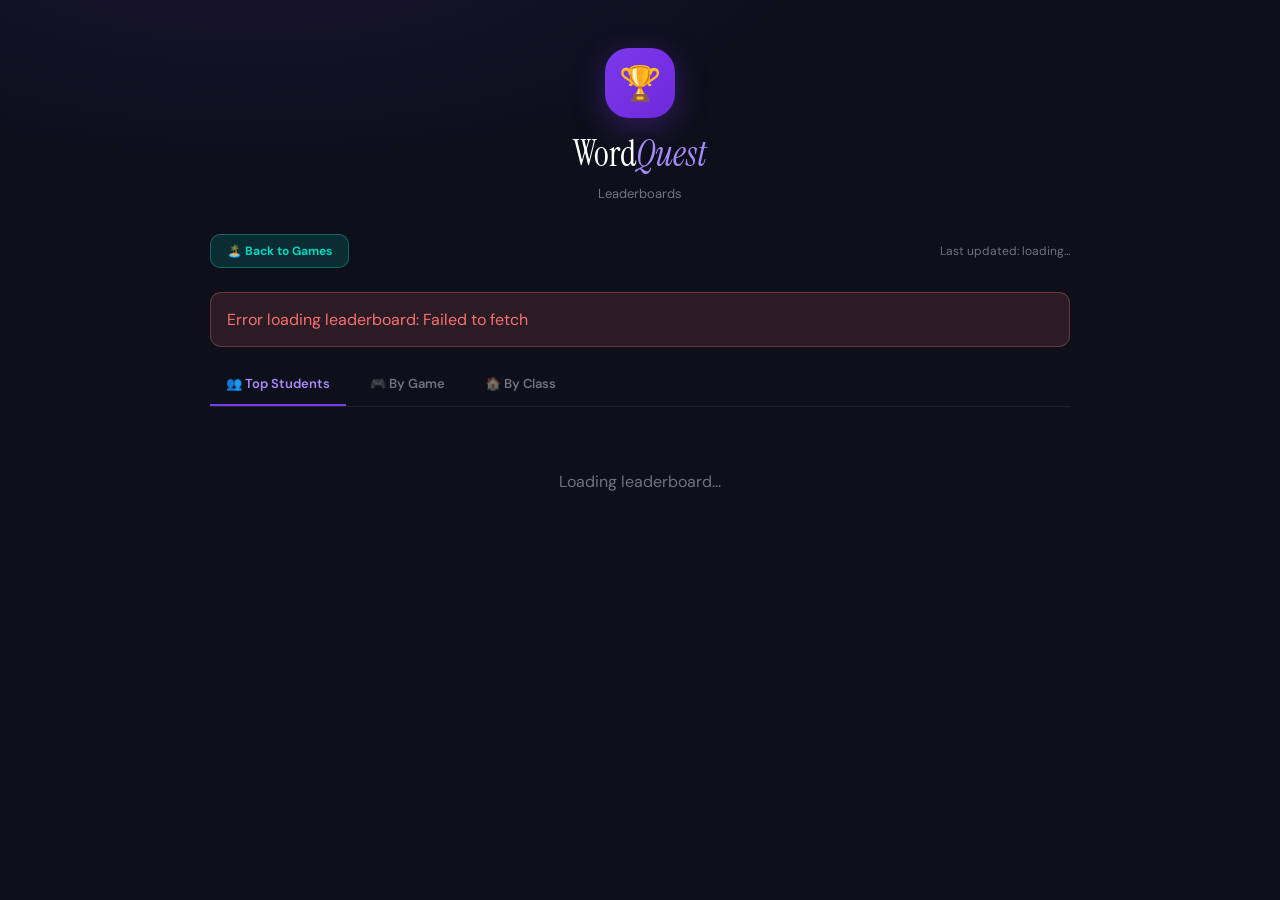
<file: leaderboard.html>
<!doctype html>
<html lang="en">
<head>
<meta charset="utf-8">
<meta name="viewport" content="width=device-width, initial-scale=1">
<title>WordQuest Leaderboard</title>
<link href="https://fonts.googleapis.com/css2?family=Instrument+Serif:ital@0;1&family=DM+Sans:opsz,wght@9..40,400;9..40,500;9..40,600;9..40,700&display=swap" rel="stylesheet">
<style>
*,*::before,*::after{box-sizing:border-box;margin:0;padding:0}
:root{--bg:#0D0F1A;--surface:#13162A;--surface2:#1A1F36;--border:rgba(255,255,255,0.08);--border2:rgba(255,255,255,0.14);--text:#E8EAF6;--muted:rgba(232,234,246,0.45);--accent:#7C3AED;--accent2:#A78BFA;--teal:#34D399;--coral:#F87171;--radius:18px}
body{font-family:'DM Sans',sans-serif;background:var(--bg);color:var(--text);min-height:100vh;overflow-x:hidden}
body::before{content:'';position:fixed;inset:0;z-index:0;pointer-events:none;background:radial-gradient(ellipse 80% 50% at 20% -10%,rgba(124,58,237,.12) 0%,transparent 60%)}
.wrap{max-width:900px;margin:0 auto;padding:20px;position:relative;z-index:1}
.hdr{text-align:center;padding:28px 0 32px}
.hdr-logo{width:70px;height:70px;background:linear-gradient(135deg,var(--accent),#6D28D9);border-radius:24px;display:inline-flex;align-items:center;justify-content:center;font-size:34px;margin-bottom:12px;box-shadow:0 8px 32px rgba(124,58,237,.35);animation:float 4s ease-in-out infinite}
@keyframes float{0%,100%{transform:translateY(0) rotate(-1deg)}50%{transform:translateY(-8px) rotate(1deg)}}
.hdr-title{font-family:'Instrument Serif',serif;font-size:36px;font-weight:400;color:#fff;margin-bottom:8px}
.hdr-title span{color:var(--accent2);font-style:italic}
.hdr-sub{font-size:13px;color:var(--muted)}
.topbar{display:flex;align-items:center;justify-content:space-between;margin-bottom:24px;flex-wrap:wrap;gap:12px}
.btn-back{background:rgba(0,212,190,.15);border:1px solid rgba(0,212,190,.35);color:#00d4be;font-size:12px;font-weight:800;border-radius:10px;padding:8px 16px;cursor:pointer;font-family:inherit;transition:all .15s;text-decoration:none;display:inline-flex;align-items:center;gap:6px}
.btn-back:hover{background:rgba(0,212,190,.25);color:#fff}
.tabs{display:flex;gap:8px;border-bottom:1px solid var(--border);margin-bottom:24px;flex-wrap:wrap}
.tab-btn{background:transparent;border:none;color:var(--muted);font-size:13px;font-weight:600;padding:12px 16px;cursor:pointer;border-bottom:2px solid transparent;transition:all .2s;font-family:inherit}
.tab-btn:hover{color:var(--accent2)}
.tab-btn.active{color:var(--accent2);border-bottom-color:var(--accent)}
.tab-content{display:none}
.tab-content.show{display:block}
.table-wrapper{overflow-x:auto}
table{width:100%;border-collapse:collapse;font-size:13px}
th{background:var(--surface2);padding:12px;text-align:left;font-weight:700;color:var(--accent2);border-bottom:1px solid var(--border)}
td{padding:12px;border-bottom:1px solid rgba(255,255,255,.05);color:var(--text)}
tr:hover{background:rgba(124,58,237,.05)}
.rank{font-weight:700;color:var(--accent);min-width:40px}
.medal{font-size:16px;margin-right:8px}
.loading{text-align:center;padding:40px;color:var(--muted)}
.error{background:rgba(248,113,113,.12);border:1px solid rgba(248,113,113,.3);color:var(--coral);padding:16px;border-radius:11px;margin-bottom:16px}
</style>
</head>
<body>
<div class="wrap">
  <div class="hdr">
    <div class="hdr-logo">🏆</div>
    <h1 class="hdr-title">Word<span>Quest</span></h1>
    <p class="hdr-sub">Leaderboards</p>
  </div>

  <div class="topbar">
    <a href="games-hub.html" class="btn-back">🏝️ Back to Games</a>
    <div style="font-size:12px;color:var(--muted)">Last updated: <span id="updateTime">loading...</span></div>
  </div>

  <div id="error" class="error" style="display:none"></div>

  <!-- Tabs -->
  <div class="tabs">
    <button class="tab-btn active" onclick="switchTab('students')">👥 Top Students</button>
    <button class="tab-btn" onclick="switchTab('games')">🎮 By Game</button>
    <button class="tab-btn" onclick="switchTab('classes')">🏠 By Class</button>
  </div>

  <!-- Tab 1: Top Students -->
  <div id="students" class="tab-content show">
    <div class="loading" id="studentsLoading">Loading leaderboard...</div>
    <div class="table-wrapper" id="studentsTable" style="display:none">
      <table>
        <thead>
          <tr>
            <th>Rank</th>
            <th>Student</th>
            <th>Class</th>
            <th>Total Score</th>
            <th>Games</th>
            <th>Accuracy</th>
            <th>⭐ Stars</th>
          </tr>
        </thead>
        <tbody id="studentsBody"></tbody>
      </table>
    </div>
  </div>

  <!-- Tab 2: By Game -->
  <div id="games" class="tab-content">
    <div class="loading" id="gamesLoading">Loading game leaderboard...</div>
    <div class="table-wrapper" id="gamesTable" style="display:none">
      <table>
        <thead>
          <tr>
            <th>Game</th>
            <th>Student</th>
            <th>Class</th>
            <th>Score</th>
            <th>Accuracy</th>
            <th>⭐ Stars</th>
            <th>Date</th>
          </tr>
        </thead>
        <tbody id="gamesBody"></tbody>
      </table>
    </div>
  </div>

  <!-- Tab 3: By Class -->
  <div id="classes" class="tab-content">
    <div class="loading" id="classesLoading">Loading class leaderboard...</div>
    <div class="table-wrapper" id="classesTable" style="display:none">
      <table>
        <thead>
          <tr>
            <th>Rank</th>
            <th>Class</th>
            <th>Student</th>
            <th>Total Score</th>
            <th>Games</th>
            <th>⭐ Stars</th>
          </tr>
        </thead>
        <tbody id="classesBody"></tbody>
      </table>
    </div>
  </div>
</div>

<script>
const SUPABASE_URL = 'https://zwdzvzvbotuuxxwtreqe.supabase.co';
const SUPABASE_KEY = 'eyJhbGciOiJIUzI1NiIsInR5cCI6IkpXVCJ9.eyJpc3MiOiJzdXBhYmFzZSIsInJlZiI6Inp3ZHp2enZib3R1dXh4d3RyZXFlIiwicm9sZSI6ImFub24iLCJpYXQiOjE3ODAxODE4NDgsImV4cCI6MjA5NTc1Nzg0OH0.vdg0BnrsiWv8AnRsr-4323Gz5FKps5DoArvDJKeQAr8';

function switchTab(tab) {
  document.querySelectorAll('.tab-content').forEach(el => el.classList.remove('show'));
  document.querySelectorAll('.tab-btn').forEach(el => el.classList.remove('active'));
  document.getElementById(tab).classList.add('show');
  event.target.classList.add('active');
  
  if (tab === 'students') loadStudentsLeaderboard();
  if (tab === 'games') loadGamesLeaderboard();
  if (tab === 'classes') loadClassesLeaderboard();
}

function showError(msg) {
  const err = document.getElementById('error');
  err.textContent = msg;
  err.style.display = 'block';
}

async function loadStudentsLeaderboard() {
  const loading = document.getElementById('studentsLoading');
  const table = document.getElementById('studentsTable');
  const body = document.getElementById('studentsBody');
  
  try {
    const res = await fetch(`${SUPABASE_URL}/rest/v1/legacy_scores?select=student_name,class_name,score,total,stars&order=score.desc`, {
      headers: { 'apikey': SUPABASE_KEY, 'Authorization': `Bearer ${SUPABASE_KEY}` }
    });
    const rows = await res.json();
    
    // Aggregate by student
    const byStudent = {};
    rows.forEach(r => {
      if (!byStudent[r.student_name]) {
        byStudent[r.student_name] = {
          name: r.student_name,
          cls: r.class_name,
          score: 0,
          total: 0,
          games: 0,
          stars: 0
        };
      }
      byStudent[r.student_name].score += r.score;
      byStudent[r.student_name].total += r.total;
      byStudent[r.student_name].games += 1;
      byStudent[r.student_name].stars += r.stars;
    });
    
    const sorted = Object.values(byStudent).sort((a, b) => b.score - a.score);
    
    body.innerHTML = sorted.slice(0, 50).map((s, i) => `
      <tr>
        <td><span class="rank">${i === 0 ? '🥇' : i === 1 ? '🥈' : i === 2 ? '🥉' : i + 1}</span></td>
        <td>${s.name}</td>
        <td>${s.cls}</td>
        <td><strong>${s.score}</strong></td>
        <td>${s.games}</td>
        <td>${Math.round(100 * s.score / s.total)}%</td>
        <td>${s.stars}</td>
      </tr>
    `).join('');
    
    loading.style.display = 'none';
    table.style.display = 'block';
    document.getElementById('updateTime').textContent = new Date().toLocaleTimeString();
  } catch (err) {
    showError('Error loading leaderboard: ' + err.message);
  }
}

async function loadGamesLeaderboard() {
  const loading = document.getElementById('gamesLoading');
  const table = document.getElementById('gamesTable');
  const body = document.getElementById('gamesBody');
  
  try {
    const res = await fetch(`${SUPABASE_URL}/rest/v1/legacy_scores?select=topic,zone,student_name,class_name,score,total,pct,stars,created_at&order=topic.asc,score.desc&limit=200`, {
      headers: { 'apikey': SUPABASE_KEY, 'Authorization': `Bearer ${SUPABASE_KEY}` }
    });
    const rows = await res.json();
    
    body.innerHTML = rows.map(r => `
      <tr>
        <td><strong>${r.topic}</strong></td>
        <td>${r.student_name}</td>
        <td>${r.class_name}</td>
        <td>${r.score}/${r.total}</td>
        <td>${r.pct}%</td>
        <td>${r.stars}⭐</td>
        <td>${new Date(r.created_at).toLocaleDateString()}</td>
      </tr>
    `).join('');
    
    loading.style.display = 'none';
    table.style.display = 'block';
  } catch (err) {
    showError('Error loading game leaderboard: ' + err.message);
  }
}

async function loadClassesLeaderboard() {
  const loading = document.getElementById('classesLoading');
  const table = document.getElementById('classesTable');
  const body = document.getElementById('classesBody');
  
  try {
    const res = await fetch(`${SUPABASE_URL}/rest/v1/legacy_scores?select=student_name,class_name,score,total,stars&order=class_name.asc,score.desc`, {
      headers: { 'apikey': SUPABASE_KEY, 'Authorization': `Bearer ${SUPABASE_KEY}` }
    });
    const rows = await res.json();
    
    // Group by class
    const byClass = {};
    rows.forEach(r => {
      if (!byClass[r.class_name]) byClass[r.class_name] = [];
      const existing = byClass[r.class_name].find(x => x.name === r.student_name);
      if (existing) {
        existing.score += r.score;
        existing.games += 1;
        existing.stars += r.stars;
      } else {
        byClass[r.class_name].push({
          name: r.student_name,
          score: r.score,
          games: 1,
          stars: r.stars
        });
      }
    });
    
    let rank = 1;
    body.innerHTML = Object.entries(byClass).flatMap(([cls, students]) => {
      return students.sort((a, b) => b.score - a.score).map((s, i) => `
        <tr>
          <td><span class="rank">${rank++}</span></td>
          <td><strong>${cls}</strong></td>
          <td>${s.name}</td>
          <td>${s.score}</td>
          <td>${s.games}</td>
          <td>${s.stars}</td>
        </tr>
      `);
    }).join('');
    
    loading.style.display = 'none';
    table.style.display = 'block';
  } catch (err) {
    showError('Error loading class leaderboard: ' + err.message);
  }
}

// Load on page load
window.addEventListener('DOMContentLoaded', loadStudentsLeaderboard);
</script>
</body>
</html>
</file>
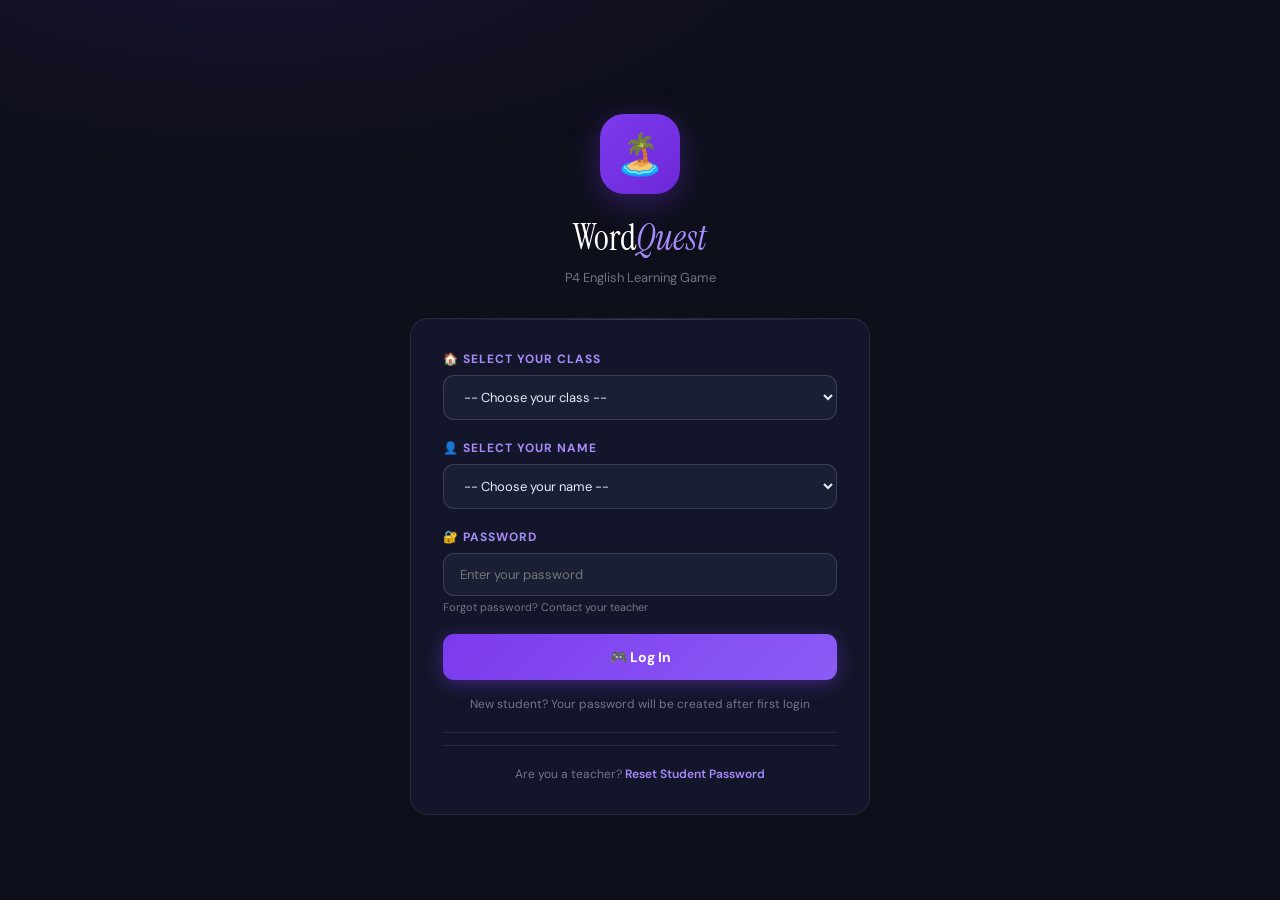
<file: login-v2.html>
<!doctype html>
<html lang="en">
<head>
<meta charset="utf-8">
<meta name="viewport" content="width=device-width, initial-scale=1">
<title>WordQuest Login</title>
<link href="https://fonts.googleapis.com/css2?family=Instrument+Serif:ital@0;1&family=DM+Sans:opsz,wght@9..40,400;9..40,500;9..40,600;9..40,700&display=swap" rel="stylesheet">
<style>
*,*::before,*::after{box-sizing:border-box;margin:0;padding:0}
:root{--bg:#0D0F1A;--surface:#13162A;--surface2:#1A1F36;--border:rgba(255,255,255,0.08);--border2:rgba(255,255,255,0.14);--text:#E8EAF6;--muted:rgba(232,234,246,0.45);--accent:#7C3AED;--accent2:#A78BFA;--teal:#34D399;--coral:#F87171;--radius:18px}
body{font-family:'DM Sans',sans-serif;background:var(--bg);color:var(--text);min-height:100vh;overflow-x:hidden;display:flex;align-items:center;justify-content:center}
body::before{content:'';position:fixed;inset:0;z-index:0;pointer-events:none;background:radial-gradient(ellipse 80% 50% at 20% -10%,rgba(124,58,237,.12) 0%,transparent 60%)}
.wrap{max-width:500px;width:100%;padding:20px;position:relative;z-index:1}
.hdr{text-align:center;padding:28px 0 32px}
.hdr-logo{width:80px;height:80px;background:linear-gradient(135deg,var(--accent),#6D28D9);border-radius:24px;display:inline-flex;align-items:center;justify-content:center;font-size:40px;margin-bottom:20px;box-shadow:0 8px 32px rgba(124,58,237,.35);animation:float 4s ease-in-out infinite}
@keyframes float{0%,100%{transform:translateY(0) rotate(-1deg)}50%{transform:translateY(-8px) rotate(1deg)}}
.hdr-title{font-family:'Instrument Serif',serif;font-size:36px;font-weight:400;color:#fff;margin-bottom:8px}
.hdr-title span{color:var(--accent2);font-style:italic}
.hdr-sub{font-size:13px;color:var(--muted)}
.card{background:var(--surface);border:1px solid var(--border);border-radius:var(--radius);padding:32px;position:relative;overflow:hidden}
.card::before{content:'';position:absolute;top:0;left:0;right:0;height:1px;background:linear-gradient(90deg,transparent,rgba(255,255,255,.15),transparent)}
.form-group{margin-bottom:20px}
.form-label{display:block;font-size:12px;font-weight:700;text-transform:uppercase;letter-spacing:1px;color:var(--accent2);margin-bottom:8px}
.form-input,.form-select{width:100%;background:var(--surface2);border:1.5px solid var(--border2);border-radius:11px;padding:12px 16px;font-family:inherit;font-size:13px;color:var(--text);transition:all .2s}
.form-input:focus,.form-select:focus{outline:none;border-color:var(--accent);background:rgba(124,58,237,.1)}
.form-select option{background:var(--surface);color:var(--text)}
.btn{display:inline-flex;align-items:center;justify-content:center;gap:7px;width:100%;border:none;border-radius:11px;padding:14px 22px;font-family:inherit;font-size:14px;font-weight:700;cursor:pointer;transition:all .2s}
.btn-primary{background:linear-gradient(135deg,var(--accent),#8B5CF6);color:#fff;box-shadow:0 4px 18px rgba(124,58,237,.4)}
.btn-primary:hover{transform:translateY(-2px);filter:brightness(1.08)}
.btn-primary:disabled{opacity:.5;cursor:not-allowed;transform:none}
.btn-ghost{background:rgba(255,255,255,.06);border:1px solid var(--border2);color:var(--text);margin-top:12px}
.btn-ghost:hover{background:rgba(255,255,255,.13);color:var(--accent2)}
.msg{padding:12px 16px;border-radius:11px;font-size:13px;margin-bottom:16px;display:none}
.msg.show{display:block}
.msg.error{background:rgba(248,113,113,.12);border:1px solid rgba(248,113,113,.3);color:var(--coral)}
.msg.success{background:rgba(52,211,153,.12);border:1px solid rgba(52,211,153,.3);color:var(--teal)}
.divider{text-align:center;margin:20px 0;font-size:12px;color:var(--muted)}
.divider::before{content:'';display:block;height:1px;background:var(--border);margin-bottom:12px}
.divider::after{content:'';display:block;height:1px;background:var(--border);margin-top:12px}
.text-center{text-align:center;font-size:12px;color:var(--muted);margin-top:16px}
.text-center a{color:var(--accent2);text-decoration:none;font-weight:600}
.text-center a:hover{text-decoration:underline}
#loginForm,#createPwForm,#resetPwForm{display:none}
#loginForm.show,#createPwForm.show,#resetPwForm.show{display:block}
.hint{font-size:11px;color:var(--muted);margin-top:4px}
</style>
</head>
<body>
<div class="wrap">
  <div class="hdr">
    <div class="hdr-logo">🏝️</div>
    <h1 class="hdr-title">Word<span>Quest</span></h1>
    <p class="hdr-sub">P4 English Learning Game</p>
  </div>

  <div class="card">
    <div id="message" class="msg"></div>

    <!-- Login Form -->
    <form id="loginForm" class="show" onsubmit="handleLogin(event)">
      <div class="form-group">
        <label class="form-label">🏠 Select Your Class</label>
        <select id="classSelect" class="form-select" onchange="updateNameDropdown()" required>
          <option value="">-- Choose your class --</option>
          <option value="4 Care">4 Care</option>
          <option value="4 Graciousness">4 Graciousness</option>
          <option value="4 Integrity">4 Integrity</option>
          <option value="4 Resilience">4 Resilience</option>
          <option value="4 Respect">4 Respect</option>
        </select>
      </div>

      <div class="form-group">
        <label class="form-label">👤 Select Your Name</label>
        <select id="studentName" class="form-select" required>
          <option value="">-- Choose your name --</option>
        </select>
      </div>

      <div class="form-group">
        <label class="form-label">🔐 Password</label>
        <input type="password" id="password" class="form-input" placeholder="Enter your password" required>
        <div class="hint">Forgot password? Contact your teacher</div>
      </div>

      <button type="submit" class="btn btn-primary">🎮 Log In</button>
      <p class="text-center">New student? Your password will be created after first login</p>
    </form>

    <!-- Create Password Form -->
    <form id="createPwForm" onsubmit="handleCreatePassword(event)">
      <p style="text-align:center;margin-bottom:20px;font-size:13px;color:var(--muted)">Welcome! Create your password</p>
      
      <div class="form-group">
        <label class="form-label">🏠 Class</label>
        <input type="text" id="newClass" class="form-input" readonly style="opacity:0.7">
      </div>

      <div class="form-group">
        <label class="form-label">👤 Name</label>
        <input type="text" id="newStudentName" class="form-input" readonly style="opacity:0.7">
      </div>

      <div class="form-group">
        <label class="form-label">🔐 Create Password</label>
        <input type="password" id="newPassword" class="form-input" placeholder="At least 6 characters" required minlength="6">
      </div>

      <div class="form-group">
        <label class="form-label">🔐 Confirm Password</label>
        <input type="password" id="confirmPassword" class="form-input" placeholder="Re-enter password" required minlength="6">
      </div>

      <button type="submit" class="btn btn-primary">✅ Create Account</button>
    </form>

    <!-- Reset Password Form (Teacher) -->
    <form id="resetPwForm" onsubmit="handleResetPassword(event)">
      <p style="text-align:center;margin-bottom:20px;font-size:13px;color:var(--muted)">🔑 Reset Student Password</p>
      
      <div class="form-group">
        <label class="form-label">🏠 Student Class</label>
        <select id="resetClass" class="form-select" onchange="updateResetNameDropdown()" required>
          <option value="">-- Select class --</option>
          <option value="4 Care">4 Care</option>
          <option value="4 Graciousness">4 Graciousness</option>
          <option value="4 Integrity">4 Integrity</option>
          <option value="4 Resilience">4 Resilience</option>
          <option value="4 Respect">4 Respect</option>
        </select>
      </div>

      <div class="form-group">
        <label class="form-label">👤 Student Name</label>
        <select id="resetStudentName" class="form-select" required>
          <option value="">-- Select student --</option>
        </select>
      </div>

      <div class="form-group">
        <label class="form-label">🔐 New Temporary Password</label>
        <input type="text" id="tempPassword" class="form-input" placeholder="e.g., temp123" required>
        <div class="hint">Student will change this on next login</div>
      </div>

      <button type="submit" class="btn btn-primary">🔄 Reset Password</button>
      <button type="button" class="btn btn-ghost" onclick="switchToLogin()">← Back to Login</button>
    </form>

    <div class="divider"></div>

    <div id="loginSection">
      <p class="text-center">
        Are you a teacher? <a href="javascript:switchToReset()">Reset Student Password</a>
      </p>
    </div>
  </div>
</div>

<script>
const CPS_P4_STUDENTS = {
  '4 Care': [
    'AARON JAMES MC HUGH', 'AMAY GOSSWAMI', 'AXTON SHANG FUSHENG',
    'AYSEN BIN AZAHAR', 'AYSHA ALIYA AZRYN', 'CANDICE HO ZIHAN',
    'CHAIA SHAN TING CELESTE', 'CLARA LILLIAN PEREIRA', 'DAI JATAI',
    'DAO TUAN HUY HARVEY', 'ELIZABETH SURANEKHAN', 'HO DING KANG EDWARD',
    'JAYDEN GOPI LEE JIE EN', 'MARCUS LISTENBERG', 'MASONI KOH SHAO YU',
    'MAXENCE GARNIER', 'MUHAMMAD UMAR BIN AZZ AHMAD', 'NG ZI HAO JAMESON',
    'NANSIMGHE SIENNA TARYN', 'SAHANA SARIN BINTE MUHAMMAD ARJF', 'SARIKA SANMAN SHETTY',
    'SIM EN XUAN JERINA', 'SKYLER TAN GUAN MIN', 'SUHAIBUIL BIN SHAHRULL',
    'THUZT LVAN MOE', 'VIKRANT KHAITAN', 'WONG YU MINN JULJAN',
    'WONG ZIYING VERA', 'WONG YU MINN JULJAN', 'WONG ZIYING VERA',
    'XIONG YIBAI', 'YU CHUN HEI KADEN'
  ],
  '4 Graciousness': [
    'AENI ADISYA BINTE MUHAMMAD AZMANIDA', 'AGARWAL NISHANTH', 'ABDASTI AASHINYA SII',
    'AVALYN ONG HUI QI', 'CHEONG YONG JUN WESLEY', 'DOMINIC FONG YU RIN',
    'ERIC HEIN HTET KYAW', 'GAZI AVERO', 'GLENDA LEE EN LE',
    'GOH KHUN LEE', 'GU EVEREST', 'HANNAH LOH YU EN',
    'HAYLEY KAYLEIGH LONGDEN', 'JAKE AIRJAHN THYAGAHAJAN', 'KAI LYN BEEVERS',
    'KOJIMA SHINTARO', 'LIAO YIXUAN LANCE', 'LUCAS CUI ZHENGPING',
    'MUHAMMAD ADIYAN BIN MUHAMMAD IRWAN', 'NAKANOSHONO TAIGA', 'SHIRO HENG BAO NAM',
    'OLIVER JOSEPH LOWE', 'PASTRIANA MARC GABRIEL HIDALDO', 'PATEL VIMAAN KIRAN',
    'SCHLAGER LEON ALEXANDER', 'SHAZEIR BIN MUHAMMAD NIZAM', 'TAN JING EN REX',
    'TAN JUN WEI', 'WANG MANTENG', 'WILSON PETER HAH WEN'
  ],
  '4 Integrity': [
    'ALEYA APFADIA', 'PHANCAY NISHA', 'CHENG VUE EN GUINEVERE',
    'COLLIN ALICE DOROTHY MARIE', 'DANIEL CAI JERIAH', 'DAVE LIM DOU TENG',
    'QUERCETHE BRYN TALLULUS CHAN SHAN', 'JEONG ICHAN', 'JOSHUA CHONG KWOK ERIN',
    'KOH KAY XUAN IRIS', 'LEE EN HUI', 'LIM DURIN',
    'LIM HUI YU', 'MAX GUAN XUAN', 'MARTIN NERVED',
    'MUHAMMAD UBAY HYDE BIN MUHAMMAD ALI PUTRA', 'NAFISAH BANAH BINTE SHAMIR',
    'NAVEEN SINGH DHILLON S/O JASMINDER SINGH DHILLON', 'NIKOLA STOYANOV',
    'NOAH LARVA', 'NUR NAURA AALIYAH BINTE MUHAMMAD AFIQ', 'OMKAR VADHYA RAMASWAMI',
    'ONG YAN ZHE JERRIC', 'PUTRI NUR IFALNA BINTE MUHAMMAD ISMAIL', 'SADDIKYT RIYAZ ABURIN',
    'SEOW YI KUN MATTHEW', 'SHANIAH LIM', 'SI RUSHEN',
    'SIM EN WEI JAVION', 'SOFIA MAIRA BINTE MOHAMMAD SHAFIEE', 'SONG SHOFUN',
    'SOPHIE ANNE COPLAND', 'SYED AHMED HARRIS MOHAMED AFFAN KAREEM', 'XU ZIUO', 'YUKI ITO'
  ],
  '4 Resilience': [
    'AGARWAL AMAY', 'ALESSA HANA WINATA', 'BHONE THUITA PAING',
    'CAYVIER KOH ZHENG JIE', 'CHAN YEN LING ISABELLE', 'DASHELL ONG YU HAN',
    'DAYA KAUR D/O SARBJIT SINGH', 'EE JUN QI TRISTAN', 'ELIYAN ISHRIZA BINTE MUHAMMAD HASNAA',
    'GADANPREET KAUR D/O HAIRPREET SINGH SIDHU', 'HE CHUNQI', 'ISAAC LIN QIXIANG',
    'JADEN FOO YAN KAI', 'JAYDEN LEE TZU LE', 'LIM SERIN',
    'LUCAS LOW', 'MUHAMMAD ELIAS AASYAH FI BIN MUHAMMAD FAIRIAN', 'MURALIDRISHNAN HARSHKARTHOR',
    'NAFHA JEHAAN', 'NGUYEN VI', 'PANCHAYGESAN SUDHIRSHAN',
    'RIHAN SAINKAR', 'SHEN ZHIYUAN', 'SIDDHARTH PANTA',
    'SIM GECK BOON THEODPHANE', 'TIONGCLE CHANAPAT', 'XIAO YA NING JOANNE',
    'XU XIAOCHEN', 'ZAIM AKLI YLIA', 'ZOEY LI'
  ],
  '4 Respect': [
    'AGARWAL RAMANOBI HARISH', 'ARUL LOURDHURAJ STEEVEJOE', 'BENJAMIN WONG GUANLIN',
    'DU ZHEONHENG', 'HAMZAH BIN BACHTIAR', 'JADE LOUISE BOISSEAU',
    'JAKE ANG JIA LE', 'JIA ZEKAI', 'JULIA THANT SIN',
    'KAIDEN CHUA DE RONG', 'LAURYN GRACE OVERY', 'LEE HAJUN',
    'LEE SEUNG WOO', 'LIN MU CHEN', 'LIN XUAN YING KARISA',
    'LYE PARK YU', 'MATHILDA TAY', 'MUHAMMAD DAMER SKY BIN MUHAMMAD SHAHRIL AMEN',
    'NAGUILAN RAVISHANKAR', 'NUR URAIHAH PUTRI PUTRA', 'ONG WEI TING CHLOE',
    'PHAM MINH KHANH CHI', 'SHAYERIN AIRSHTA CUACA', 'SHIVANGH JAIN',
    'TAY ZHE YUAN ERIC', 'THAGANE AMAAN ROHIT', 'TOH JING XUAN JOSLYN',
    'WANG HAIEE', 'WARREN CHEN BOYUAN', 'WIGUTTI JOAQUIN',
    'XIE DANYANG'
  ]
};

const SUPABASE_URL = 'https://zwdzvzvbotuuxxwtreqe.supabase.co';
const SUPABASE_KEY = 'eyJhbGciOiJIUzI1NiIsInR5cCI6IkpXVCJ9.eyJpc3MiOiJzdXBhYmFzZSIsInJlZiI6Inp3ZHp2enZib3R1dXh4d3RyZXFlIiwicm9sZSI6ImFub24iLCJpYXQiOjE3ODAxODE4NDgsImV4cCI6MjA5NTc1Nzg0OH0.vdg0BnrsiWv8AnRsr-4323Gz5FKps5DoArvDJKeQAr8';

function updateNameDropdown() {
  const cls = document.getElementById('classSelect').value;
  const select = document.getElementById('studentName');
  select.innerHTML = '<option value="">-- Choose your name --</option>';
  
  if (cls && CPS_P4_STUDENTS[cls]) {
    CPS_P4_STUDENTS[cls].forEach(name => {
      const opt = document.createElement('option');
      opt.value = name;
      opt.textContent = name;
      select.appendChild(opt);
    });
  }
}

function updateResetNameDropdown() {
  const cls = document.getElementById('resetClass').value;
  const select = document.getElementById('resetStudentName');
  select.innerHTML = '<option value="">-- Select student --</option>';
  
  if (cls && CPS_P4_STUDENTS[cls]) {
    CPS_P4_STUDENTS[cls].forEach(name => {
      const opt = document.createElement('option');
      opt.value = name;
      opt.textContent = name;
      select.appendChild(opt);
    });
  }
}

function showMessage(msg, type) {
  const el = document.getElementById('message');
  el.textContent = msg;
  el.className = 'msg show ' + type;
  setTimeout(() => el.classList.remove('show'), 4000);
}

async function handleLogin(e) {
  e.preventDefault();
  const cls = document.getElementById('classSelect').value;
  const name = document.getElementById('studentName').value;
  const pwd = document.getElementById('password').value;

  try {
    const res = await fetch(`${SUPABASE_URL}/rest/v1/student_auth?student_name=eq.${encodeURIComponent(name)}`, {
      headers: { 'apikey': SUPABASE_KEY, 'Authorization': `Bearer ${SUPABASE_KEY}` }
    });
    const rows = await res.json();

    if (rows.length === 0) {
      document.getElementById('newClass').value = cls;
      document.getElementById('newStudentName').value = name;
      document.getElementById('loginForm').classList.remove('show');
      document.getElementById('createPwForm').classList.add('show');
      document.getElementById('loginSection').style.display = 'none';
      return;
    }

    const auth = rows[0];
    if (auth.password_hash === hashPassword(pwd)) {
      localStorage.setItem('student', JSON.stringify({name, class: cls}));
      window.location.href = 'games-hub.html?hero=' + encodeURIComponent(name) + '&cls=' + encodeURIComponent(cls);
    } else {
      showMessage('❌ Incorrect password', 'error');
    }
  } catch (err) {
    console.error(err);
    showMessage('⚠️ Error logging in', 'error');
  }
}

async function handleCreatePassword(e) {
  e.preventDefault();
  const cls = document.getElementById('newClass').value;
  const name = document.getElementById('newStudentName').value;
  const pw1 = document.getElementById('newPassword').value;
  const pw2 = document.getElementById('confirmPassword').value;

  if (pw1 !== pw2) {
    showMessage('❌ Passwords do not match', 'error');
    return;
  }

  try {
    const res = await fetch(`${SUPABASE_URL}/rest/v1/student_auth`, {
      method: 'POST',
      headers: {
        'Content-Type': 'application/json',
        'apikey': SUPABASE_KEY,
        'Authorization': `Bearer ${SUPABASE_KEY}`
      },
      body: JSON.stringify({
        student_name: name,
        class_name: cls,
        password_hash: hashPassword(pw1),
        created_at: new Date().toISOString()
      })
    });

    if (res.ok) {
      showMessage('✅ Account created! Logging in...', 'success');
      setTimeout(() => {
        localStorage.setItem('student', JSON.stringify({name, class: cls}));
        window.location.href = 'games-hub.html?hero=' + encodeURIComponent(name) + '&cls=' + encodeURIComponent(cls);
      }, 1000);
    } else {
      showMessage('⚠️ Error creating account', 'error');
    }
  } catch (err) {
    console.error(err);
    showMessage('⚠️ Error creating account', 'error');
  }
}

async function handleResetPassword(e) {
  e.preventDefault();
  const name = document.getElementById('resetStudentName').value;
  const tempPw = document.getElementById('tempPassword').value;

  try {
    const res = await fetch(`${SUPABASE_URL}/rest/v1/student_auth?student_name=eq.${encodeURIComponent(name)}`, {
      method: 'PATCH',
      headers: {
        'Content-Type': 'application/json',
        'apikey': SUPABASE_KEY,
        'Authorization': `Bearer ${SUPABASE_KEY}`
      },
      body: JSON.stringify({
        password_hash: hashPassword(tempPw)
      })
    });

    if (res.ok) {
      showMessage(`✅ Password reset to "${tempPw}" for ${name}`, 'success');
      document.getElementById('resetPwForm').reset();
      setTimeout(() => switchToLogin(), 2000);
    } else {
      showMessage('⚠️ Student not found', 'error');
    }
  } catch (err) {
    console.error(err);
    showMessage('⚠️ Error resetting password', 'error');
  }
}

function switchToReset() {
  document.getElementById('loginForm').classList.remove('show');
  document.getElementById('resetPwForm').classList.add('show');
  document.getElementById('loginSection').style.display = 'none';
}

function switchToLogin() {
  document.getElementById('loginForm').classList.add('show');
  document.getElementById('createPwForm').classList.remove('show');
  document.getElementById('resetPwForm').classList.remove('show');
  document.getElementById('loginSection').style.display = 'block';
  document.getElementById('loginForm').reset();
}

function hashPassword(pw) {
  let hash = 0;
  for (let i = 0; i < pw.length; i++) {
    hash = ((hash << 5) - hash) + pw.charCodeAt(i);
    hash = hash & hash;
  }
  return 'hash_' + Math.abs(hash).toString(36);
}

window.addEventListener('DOMContentLoaded', () => {
  // Initialize
});
</script>
</body>
</html>
</file>
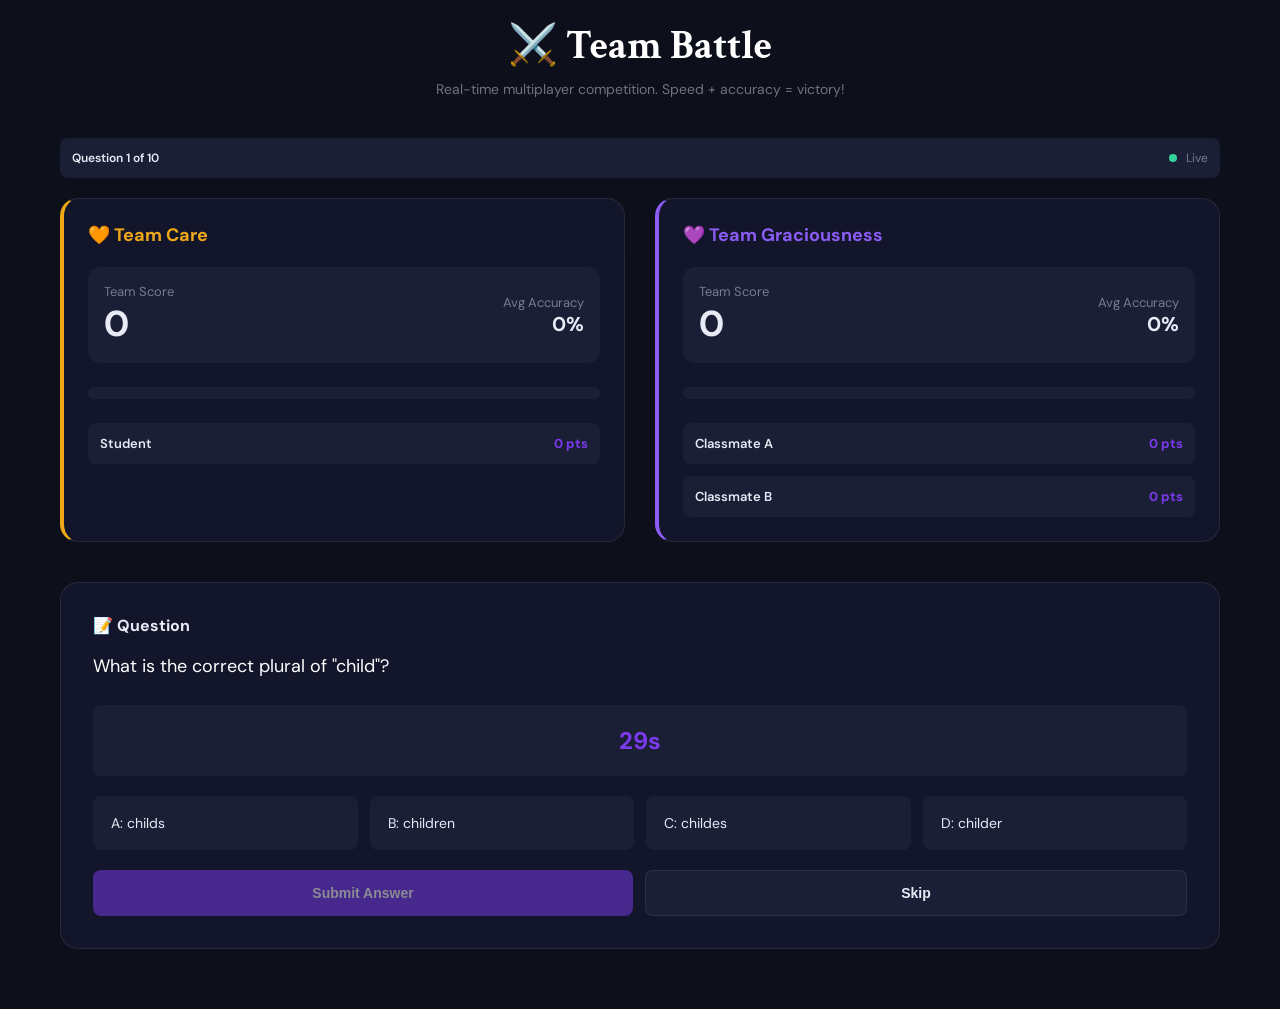
<file: multiplayer-battle.html>
<!doctype html>
<html lang="en">
<head>
<meta charset="utf-8">
<meta name="viewport" content="width=device-width, initial-scale=1">
<title>Team Battle - WordQuest</title>
<link href="https://fonts.googleapis.com/css2?family=Crimson+Text:ital@0;1&family=DM+Sans:opsz,wght@9..40,400;9..40,600;9..40,700&display=swap" rel="stylesheet">
<style>
*,*::before,*::after{box-sizing:border-box;margin:0;padding:0}
:root{--bg:#0D0F1A;--surface:#13162A;--surface2:#1A1F36;--border:rgba(255,255,255,0.08);--text:#E8EAF6;--muted:rgba(232,234,246,0.45);--accent:#7C3AED;--teal:#34D399;--coral:#F87171;--radius:18px}
body{font-family:'DM Sans',sans-serif;background:var(--bg);color:var(--text);min-height:100vh}
.container{max-width:1200px;margin:0 auto;padding:20px}
.header{text-align:center;margin-bottom:40px}
.header h1{font-family:'Crimson Text',serif;font-size:40px;color:#fff;margin-bottom:8px}
.header p{color:var(--muted);font-size:14px}
.battle-arena{display:grid;grid-template-columns:1fr 1fr;gap:30px;margin-bottom:40px}
.team-section{background:var(--surface);border-radius:var(--radius);padding:24px;border:1px solid var(--border)}
.team-section h2{font-size:18px;font-weight:700;margin-bottom:20px;display:flex;align-items:center;gap:8px}
.team-care{border-left:4px solid #f0a818}
.team-care h2{color:#f0a818}
.team-gracious{border-left:4px solid #8b5cf6}
.team-gracious h2{color:#8b5cf6}
.team-integrity{border-left:4px solid #5b8def}
.team-integrity h2{color:#5b8def}
.team-resilience{border-left:4px solid #3dbb6a}
.team-resilience h2{color:#3dbb6a}
.team-respect{border-left:4px solid #ff6b6b}
.team-respect h2{color:#ff6b6b}
.team-score{display:flex;align-items:center;justify-content:space-between;margin-bottom:24px;padding:16px;background:var(--surface2);border-radius:12px}
.team-score .number{font-size:36px;font-weight:700}
.team-score .label{font-size:13px;color:var(--muted)}
.progress-bar{height:12px;background:var(--surface2);border-radius:6px;overflow:hidden;margin-bottom:24px}
.progress-fill{height:100%;background:var(--accent);border-radius:6px;transition:width .3s}
.players-list{display:flex;flex-direction:column;gap:12px}
.player-item{background:var(--surface2);padding:12px;border-radius:8px;display:flex;justify-content:space-between;align-items:center;font-size:13px}
.player-name{font-weight:600}
.player-score{color:var(--accent);font-weight:700}
.live-indicator{display:inline-block;width:8px;height:8px;background:#34D399;border-radius:50%;animation:pulse 1s infinite;margin-right:6px}
@keyframes pulse{0%,100%{opacity:1}50%{opacity:.5}}
.question-panel{background:var(--surface);border-radius:var(--radius);padding:32px;border:1px solid var(--border);margin-bottom:40px}
.question-panel h3{font-size:16px;color:var(--text);margin-bottom:16px;display:flex;align-items:center;gap:8px}
.question-text{font-size:18px;line-height:1.6;margin-bottom:24px;color:#fff}
.options{display:grid;grid-template-columns:repeat(auto-fit,minmax(200px,1fr));gap:12px}
.option{background:var(--surface2);border:2px solid transparent;padding:16px;border-radius:8px;cursor:pointer;transition:all .2s;font-size:14px}
.option:hover{border-color:var(--accent);background:rgba(124,58,237,.1)}
.option.selected{border-color:var(--teal);background:rgba(52,211,153,.1)}
.option.correct{border-color:var(--teal);background:rgba(52,211,153,.2)}
.option.incorrect{border-color:var(--coral);background:rgba(248,113,113,.2)}
.timer{font-size:24px;font-weight:700;color:var(--accent);text-align:center;margin:20px 0;padding:20px;background:var(--surface2);border-radius:8px}
.timer.warning{color:var(--coral);animation:blink .5s infinite}
@keyframes blink{0%,100%{opacity:1}50%{opacity:.5}}
.button-group{display:flex;gap:12px;margin-top:20px}
.btn{padding:14px 28px;border:none;border-radius:8px;font-size:14px;font-weight:700;cursor:pointer;transition:all .2s;flex:1}
.btn-submit{background:var(--accent);color:#fff}
.btn-submit:hover{filter:brightness(1.1)}
.btn-submit:disabled{opacity:.5;cursor:not-allowed}
.btn-skip{background:var(--surface2);color:var(--text);border:1px solid var(--border)}
.btn-skip:hover{background:var(--surface2);opacity:.8}
.results-screen{background:var(--surface);border-radius:var(--radius);padding:40px;text-align:center;border:1px solid var(--border)}
.results-screen h2{font-size:32px;color:#fff;margin-bottom:16px;font-family:'Crimson Text',serif}
.winner-badge{font-size:64px;margin:20px 0}
.final-scores{display:grid;grid-template-columns:1fr 1fr;gap:20px;margin:30px 0}
.final-score{background:var(--surface2);padding:20px;border-radius:8px}
.final-score .team{font-size:13px;color:var(--muted);margin-bottom:8px}
.final-score .points{font-size:28px;font-weight:700;color:var(--accent)}
.btn-next{background:var(--teal);color:#fff;padding:14px 28px;border:none;border-radius:8px;font-size:14px;font-weight:700;cursor:pointer}
.btn-next:hover{filter:brightness(1.1)}
.status-bar{background:var(--surface2);padding:12px;border-radius:8px;margin-bottom:20px;display:flex;justify-content:space-between;align-items:center;font-size:12px;color:var(--muted)}
.question-counter{font-weight:600;color:var(--text)}
</style>
</head>
<body>
<div class="container">
  <div class="header">
    <h1>⚔️ Team Battle</h1>
    <p>Real-time multiplayer competition. Speed + accuracy = victory!</p>
  </div>

  <div id="battleScreen">
    <div class="status-bar">
      <span class="question-counter">Question <span id="questionNum">1</span> of 10</span>
      <span id="liveIndicator"><span class="live-indicator"></span> Live</span>
    </div>

    <div class="battle-arena">
      <div class="team-section team-care" id="team1">
        <h2>🧡 Team Care</h2>
        <div class="team-score">
          <div>
            <div class="label">Team Score</div>
            <div class="number" id="score1">0</div>
          </div>
          <div style="text-align:right">
            <div class="label">Avg Accuracy</div>
            <div class="number" style="font-size:20px" id="acc1">0%</div>
          </div>
        </div>
        <div class="progress-bar">
          <div class="progress-fill" id="bar1" style="width:0%"></div>
        </div>
        <div class="players-list" id="players1"></div>
      </div>

      <div class="team-section team-gracious" id="team2">
        <h2>💜 Team Graciousness</h2>
        <div class="team-score">
          <div>
            <div class="label">Team Score</div>
            <div class="number" id="score2">0</div>
          </div>
          <div style="text-align:right">
            <div class="label">Avg Accuracy</div>
            <div class="number" style="font-size:20px" id="acc2">0%</div>
          </div>
        </div>
        <div class="progress-bar">
          <div class="progress-fill" id="bar2" style="width:0%"></div>
        </div>
        <div class="players-list" id="players2"></div>
      </div>
    </div>

    <div class="question-panel">
      <h3>📝 Question</h3>
      <div class="question-text" id="questionText">Loading...</div>
      
      <div class="timer" id="timer">30s</div>

      <div class="options" id="optionsContainer"></div>

      <div class="button-group">
        <button class="btn btn-submit" id="submitBtn" onclick="submitAnswer()" disabled>Submit Answer</button>
        <button class="btn btn-skip" onclick="skipQuestion()">Skip</button>
      </div>
    </div>
  </div>

  <div id="resultsScreen" style="display:none">
    <div class="results-screen">
      <h2 id="resultTitle">Battle Complete!</h2>
      <div class="winner-badge" id="winnerBadge"></div>
      
      <div class="final-scores">
        <div class="final-score">
          <div class="team">🧡 Team Care</div>
          <div class="points" id="finalScore1">0</div>
        </div>
        <div class="final-score">
          <div class="team">💜 Team Graciousness</div>
          <div class="points" id="finalScore2">0</div>
        </div>
      </div>

      <p style="color:var(--muted);margin:20px 0;font-size:13px">Great teamwork, everyone! Your combined efforts earned valuable points for your house.</p>
      
      <button class="btn-next" onclick="returnToGames()">Return to Games Hub</button>
    </div>
  </div>
</div>

<script>
const SUPABASE_URL = 'https://zwdzvzvbotuuxxwtreqe.supabase.co';
const SUPABASE_KEY = 'eyJhbGciOiJIUzI1NiIsInR5cCI6IkpXVCJ9.eyJpc3MiOiJzdXBhYmFzZSIsInJlZiI6Inp3ZHp2enZib3R1dXh4d3RyZXFlIiwicm9sZSI6ImFub24iLCJpYXQiOjE3ODAxODE4NDgsImV4cCI6MjA5NTc1Nzg0OH0.vdg0BnrsiWv8AnRsr-4323Gz5FKps5DoArvDJKeQAr8';

const state = {
  battleId: 'battle_' + Date.now(),
  studentName: JSON.parse(localStorage.getItem('student') || '{}').name || 'Student',
  studentClass: JSON.parse(localStorage.getItem('student') || '{}').class || '4 Care',
  currentQuestion: 0,
  selectedAnswer: null,
  team1Score: 0,
  team2Score: 0,
  team1Players: [],
  team2Players: [],
  timeRemaining: 30,
  timerInterval: null
};

const QUESTIONS = [
  {
    text: 'What is the correct plural of "child"?',
    options: ['childs', 'children', 'childes', 'childer'],
    correct: 1
  },
  {
    text: 'Choose the sentence with correct grammar:',
    options: ['She don\'t like apples', 'She doesn\'t like apples', 'She doesn\'t likes apples', 'She don\'t likes apples'],
    correct: 1
  },
  {
    text: 'What does "persistent" mean?',
    options: ['Stubborn and determined', 'Weak and timid', 'Confused and lost', 'Happy and cheerful'],
    correct: 0
  },
  {
    text: 'Combine: "He was late. He missed the bus." Best option:',
    options: ['Because he was late, he missed the bus', 'He was late so he missed the bus', 'He missed the bus because he was late', 'Both B and C are correct'],
    correct: 3
  },
  {
    text: 'Which word is spelled correctly?',
    options: ['beutiful', 'beautiful', 'beautifull', 'beautyful'],
    correct: 1
  },
  {
    text: 'What is a synonym for "happy"?',
    options: ['sad', 'joyful', 'angry', 'tired'],
    correct: 1
  },
  {
    text: 'Choose the correct tense: "She ___ to school yesterday."',
    options: ['goes', 'gone', 'went', 'going'],
    correct: 2
  },
  {
    text: 'What does "ambitious" mean?',
    options: ['Shy and quiet', 'Eager to succeed', 'Always happy', 'Very tired'],
    correct: 1
  },
  {
    text: 'Correct the sentence: "Me and him is going to the park."',
    options: ['Me and him are going', 'Him and me are going', 'He and I are going', 'He and me are going'],
    correct: 2
  },
  {
    text: 'Which sentence uses punctuation correctly?',
    options: ['"Hello" she said.', '"Hello," she said.', '"Hello she said."', '"hello" she said'],
    correct: 1
  }
];

function loadBattle() {
  assignTeams();
  loadQuestion();
  startTimer();
}

function assignTeams() {
  // Simulate team members based on class
  const teams = {
    '4 Care': {name: 'Team Care', icon: '🧡'},
    '4 Graciousness': {name: 'Team Graciousness', icon: '💜'},
    '4 Integrity': {name: 'Team Integrity', icon: '💙'},
    '4 Resilience': {name: 'Team Resilience', icon: '💚'},
    '4 Respect': {name: 'Team Respect', icon: '❤️'}
  };

  // Assign current student to their class team
  if (['4 Care', '4 Graciousness'].includes(state.studentClass)) {
    state.team1Players.push(state.studentName);
    state.team2Players.push('Classmate A', 'Classmate B');
  } else {
    state.team2Players.push(state.studentName);
    state.team1Players.push('Classmate A', 'Classmate B');
  }

  renderTeams();
}

function renderTeams() {
  document.getElementById('players1').innerHTML = state.team1Players.map(p => `
    <div class="player-item">
      <span class="player-name">${p}</span>
      <span class="player-score">0 pts</span>
    </div>
  `).join('');
  
  document.getElementById('players2').innerHTML = state.team2Players.map(p => `
    <div class="player-item">
      <span class="player-name">${p}</span>
      <span class="player-score">0 pts</span>
    </div>
  `).join('');
}

function loadQuestion() {
  const q = QUESTIONS[state.currentQuestion];
  document.getElementById('questionNum').textContent = state.currentQuestion + 1;
  document.getElementById('questionText').textContent = q.text;
  
  const optionsHTML = q.options.map((opt, i) => `
    <div class="option" onclick="selectOption(${i})" id="option${i}">
      ${String.fromCharCode(65 + i)}: ${opt}
    </div>
  `).join('');
  
  document.getElementById('optionsContainer').innerHTML = optionsHTML;
  document.getElementById('submitBtn').disabled = true;
  state.selectedAnswer = null;
  
  state.timeRemaining = 30;
  startTimer();
}

function selectOption(index) {
  document.querySelectorAll('.option').forEach(o => o.classList.remove('selected'));
  document.getElementById('option' + index).classList.add('selected');
  state.selectedAnswer = index;
  document.getElementById('submitBtn').disabled = false;
}

function submitAnswer() {
  if (state.selectedAnswer === null) return;
  
  const q = QUESTIONS[state.currentQuestion];
  const isCorrect = state.selectedAnswer === q.correct;
  const points = isCorrect ? 10 : 0;
  
  // Award points to team
  if (['4 Care', '4 Graciousness'].includes(state.studentClass)) {
    state.team1Score += points;
  } else {
    state.team2Score += points;
  }
  
  // Visual feedback
  document.getElementById('option' + state.selectedAnswer).classList.toggle('incorrect', !isCorrect);
  document.getElementById('option' + q.correct).classList.add('correct');
  
  document.getElementById('submitBtn').disabled = true;
  document.getElementById('submitBtn').textContent = isCorrect ? '✅ Correct!' : '❌ Incorrect';
  
  updateScores();
  
  setTimeout(() => {
    state.currentQuestion++;
    if (state.currentQuestion < QUESTIONS.length) {
      loadQuestion();
      document.getElementById('submitBtn').textContent = 'Submit Answer';
    } else {
      endBattle();
    }
  }, 1500);
}

function skipQuestion() {
  state.currentQuestion++;
  if (state.currentQuestion < QUESTIONS.length) {
    loadQuestion();
  } else {
    endBattle();
  }
}

function startTimer() {
  clearInterval(state.timerInterval);
  state.timeRemaining = 30;
  
  state.timerInterval = setInterval(() => {
    state.timeRemaining--;
    document.getElementById('timer').textContent = state.timeRemaining + 's';
    
    if (state.timeRemaining <= 10) {
      document.getElementById('timer').classList.add('warning');
    } else {
      document.getElementById('timer').classList.remove('warning');
    }
    
    if (state.timeRemaining <= 0) {
      skipQuestion();
    }
  }, 1000);
}

function updateScores() {
  document.getElementById('score1').textContent = state.team1Score;
  document.getElementById('score2').textContent = state.team2Score;
  
  const max = Math.max(state.team1Score, state.team2Score, 100);
  document.getElementById('bar1').style.width = (state.team1Score / max * 100) + '%';
  document.getElementById('bar2').style.width = (state.team2Score / max * 100) + '%';
}

function endBattle() {
  clearInterval(state.timerInterval);
  
  const team1Wins = state.team1Score > state.team2Score;
  const winner = team1Wins ? '🧡 Team Care Wins!' : '💜 Team Graciousness Wins!';
  
  document.getElementById('battleScreen').style.display = 'none';
  document.getElementById('resultsScreen').style.display = 'block';
  document.getElementById('resultTitle').textContent = winner;
  document.getElementById('winnerBadge').textContent = team1Wins ? '🏆' : '🏆';
  document.getElementById('finalScore1').textContent = state.team1Score;
  document.getElementById('finalScore2').textContent = state.team2Score;
  
  saveBattleResults();
}

async function saveBattleResults() {
  const pointsEarned = Math.max(state.team1Score, state.team2Score);
  
  try {
    await fetch(`${SUPABASE_URL}/rest/v1/legacy_scores`, {
      method: 'POST',
      headers: {
        'Content-Type': 'application/json',
        'apikey': SUPABASE_KEY,
        'Authorization': `Bearer ${SUPABASE_KEY}`
      },
      body: JSON.stringify({
        student_name: state.studentName,
        class_name: state.studentClass,
        zone: 'multi',
        topic: 'Team Battle',
        score: pointsEarned,
        total: 100,
        pct: Math.round((pointsEarned / 100) * 100),
        stars: Math.ceil(pointsEarned / 30),
        pts: pointsEarned
      })
    });
  } catch (err) {
    console.error('Error saving battle:', err);
  }
}

function returnToGames() {
  window.location.href = 'games-hub.html';
}

window.addEventListener('DOMContentLoaded', loadBattle);
</script>
</body>
</html>
</file>
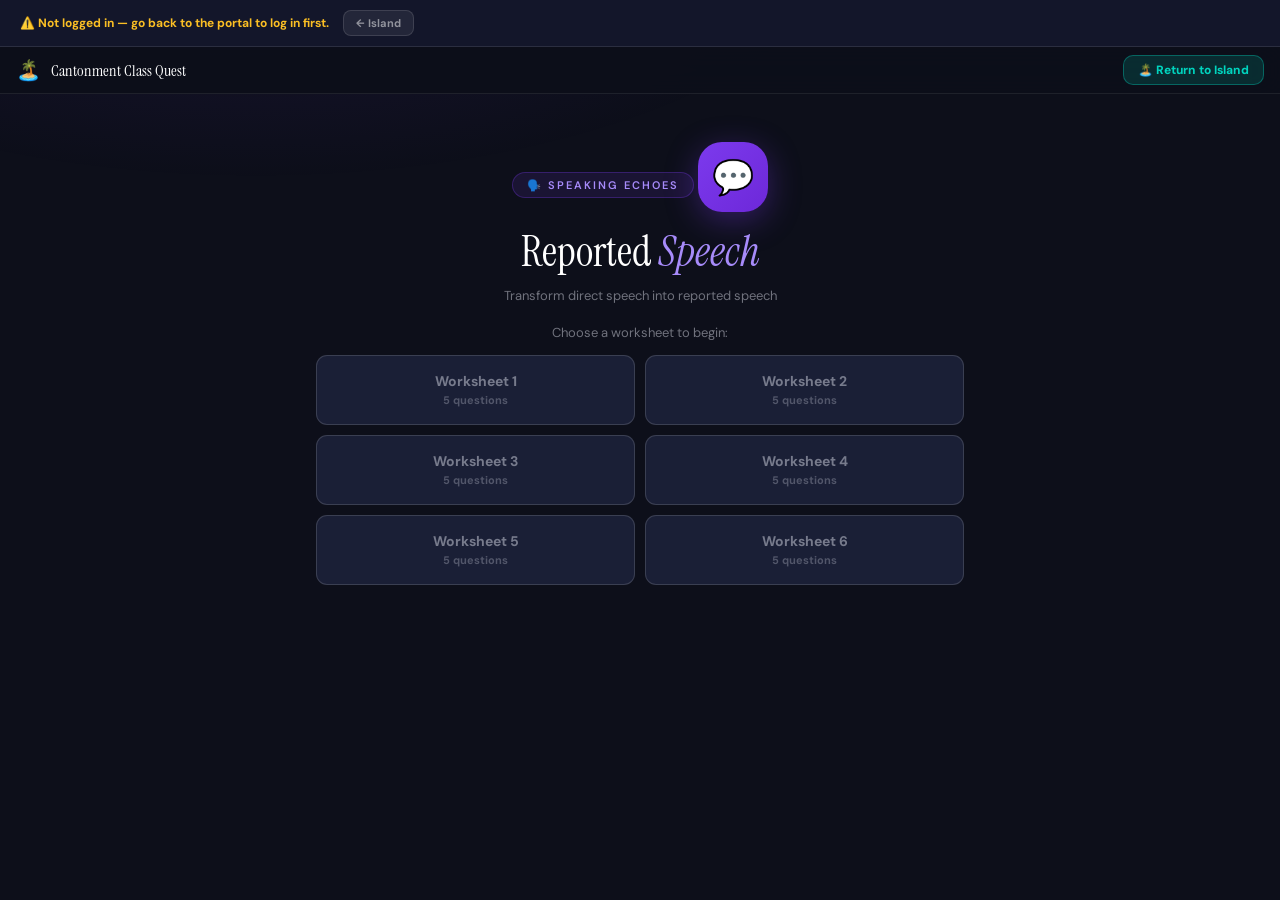
<file: reported-speech-supabase.html>
<!doctype html>
<html lang="en">
<head>
<meta charset="utf-8">
<meta name="viewport" content="width=device-width, initial-scale=1">
<title>Speaking Echoes — Reported Speech</title>
<link href="https://fonts.googleapis.com/css2?family=Instrument+Serif:ital@0;1&family=DM+Sans:opsz,wght@9..40,400;9..40,500;9..40,600;9..40,700&display=swap" rel="stylesheet">
<style>
*,*::before,*::after{box-sizing:border-box;margin:0;padding:0}
:root{--bg:#0D0F1A;--surface:#13162A;--surface2:#1A1F36;--border:rgba(255,255,255,0.08);--border2:rgba(255,255,255,0.14);--text:#E8EAF6;--muted:rgba(232,234,246,0.45);--accent:#7C3AED;--accent2:#A78BFA;--teal:#34D399;--coral:#F87171;--radius:18px;--radius-sm:10px}
body{font-family:'DM Sans',sans-serif;background:var(--bg);color:var(--text);min-height:100vh;overflow-x:hidden}
body::before{content:'';position:fixed;inset:0;z-index:0;pointer-events:none;background:radial-gradient(ellipse 80% 50% at 20% -10%,rgba(124,58,237,.12) 0%,transparent 60%)}
.wrap{max-width:680px;margin:0 auto;padding:20px 16px 56px;position:relative;z-index:1}
.hdr{text-align:center;padding:28px 0 20px}
.hdr-badge{display:inline-flex;align-items:center;gap:8px;background:rgba(124,58,237,.12);border:1px solid rgba(124,58,237,.3);border-radius:99px;padding:5px 14px;margin-bottom:14px;font-size:11px;font-weight:600;letter-spacing:2px;text-transform:uppercase;color:var(--accent2)}
.hdr-logo{width:70px;height:70px;background:linear-gradient(135deg,var(--accent),#6D28D9);border-radius:24px;display:inline-flex;align-items:center;justify-content:center;font-size:34px;margin-bottom:12px;box-shadow:0 8px 32px rgba(124,58,237,.35);animation:float 4s ease-in-out infinite}
@keyframes float{0%,100%{transform:translateY(0) rotate(-1deg)}50%{transform:translateY(-8px) rotate(1deg)}}
.hdr-title{font-family:'Instrument Serif',serif;font-size:clamp(26px,6vw,42px);font-weight:400;color:#fff;margin-bottom:8px}
.hdr-title span{color:var(--accent2);font-style:italic}
.hdr-sub{font-size:13px;color:var(--muted)}
.card{background:var(--surface);border:1px solid var(--border);border-radius:var(--radius);padding:22px;margin-bottom:14px;position:relative;overflow:hidden}
.card::before{content:'';position:absolute;top:0;left:0;right:0;height:1px;background:linear-gradient(90deg,transparent,rgba(255,255,255,.15),transparent)}
.rule-chip{display:inline-flex;align-items:center;gap:7px;background:rgba(167,139,250,.1);border:1px solid rgba(167,139,250,.25);border-radius:10px;padding:8px 14px;font-size:12px;font-weight:600;color:var(--accent2);margin-bottom:14px;line-height:1.5}
.source-box{background:var(--surface2);border-left:3px solid var(--accent);border-radius:0 10px 10px 0;padding:14px 16px;margin-bottom:16px}
.source-line{font-size:15px;line-height:1.7;color:var(--text);font-family:'Instrument Serif',serif;font-weight:500}
.progress-row{display:flex;align-items:center;gap:10px;margin-bottom:14px}
.progress-bar{flex:1;height:5px;background:rgba(255,255,255,.08);border-radius:99px;overflow:hidden}
.progress-fill{height:100%;background:linear-gradient(90deg,var(--accent),var(--accent2));border-radius:99px;transition:width .4s}
.progress-txt{font-size:12px;color:var(--muted);font-weight:600;white-space:nowrap}
.q-num{font-size:11px;font-weight:700;color:var(--accent2);text-transform:uppercase;letter-spacing:1px;margin-bottom:8px}
.q-text{font-size:13px;color:var(--muted);margin-bottom:14px;font-weight:600}
.mcq-opts{display:flex;flex-direction:column;gap:8px}
.mcq-opt{background:var(--surface2);border:1.5px solid var(--border2);border-radius:11px;padding:12px 16px;font-size:13px;font-weight:600;color:var(--text);cursor:pointer;transition:all .2s;font-family:inherit;text-align:left;line-height:1.6}
.mcq-opt:hover{border-color:var(--accent);background:rgba(124,58,237,.1);color:#fff}
.mcq-opt.correct{border-color:var(--teal);background:rgba(52,211,153,.15);color:var(--teal)}
.mcq-opt.wrong{border-color:var(--coral);background:rgba(248,113,113,.12);color:var(--coral)}
.hint-box{display:none;margin-top:12px;padding:11px 14px;background:rgba(251,191,36,.1);border:1px solid rgba(251,191,36,.25);border-radius:10px;font-size:13px;color:#FBBF24;font-weight:600;line-height:1.5}
.hint-box.show{display:block}
.feedback{display:none;margin-top:12px;padding:11px 14px;border-radius:10px;font-size:13px;font-weight:600;align-items:center;gap:8px}
.feedback.show{display:flex}
.feedback.ok{background:rgba(52,211,153,.12);border:1px solid rgba(52,211,153,.3);color:var(--teal)}
.feedback.bad{background:rgba(248,113,113,.12);border:1px solid rgba(248,113,113,.3);color:var(--coral)}
.btn{display:inline-flex;align-items:center;justify-content:center;gap:7px;border:none;border-radius:11px;padding:12px 22px;font-family:inherit;font-size:14px;font-weight:700;cursor:pointer;transition:all .2s}
.btn-success{background:linear-gradient(135deg,#10B981,#059669);color:#fff;box-shadow:0 4px 18px rgba(16,185,129,.4)}
.btn-success:hover{transform:translateY(-2px);filter:brightness(1.08)}
.btn-success:disabled{opacity:.5;cursor:not-allowed;transform:none}
.btn-outline{background:transparent;border:1.5px solid var(--border2);color:var(--muted)}
.btn-outline:hover{border-color:var(--accent2);color:var(--accent2)}
.btn-ghost{background:rgba(255,255,255,.06);border:1px solid var(--border2);color:var(--text)}
.btn-row{display:flex;gap:10px;margin-top:16px;flex-wrap:wrap}
.stat-row{display:flex;gap:10px;margin-bottom:14px;flex-wrap:wrap}
.stat{flex:1;min-width:75px;background:var(--surface2);border:1px solid var(--border);border-radius:var(--radius-sm);padding:11px 14px;text-align:center}
.stat-val{font-family:'Instrument Serif',serif;font-size:26px;color:#fff}
.stat-lbl{font-size:10px;color:var(--muted);font-weight:600;letter-spacing:1px;text-transform:uppercase;margin-top:2px}
.result-screen{display:none;text-align:center;padding:32px 0}
.result-screen.show{display:block}
.result-emoji{font-size:60px;margin-bottom:14px;animation:popIn .5s cubic-bezier(.34,1.56,.64,1)}
@keyframes popIn{from{transform:scale(0)}to{transform:scale(1)}}
.result-title{font-family:'Instrument Serif',serif;font-size:34px;color:#fff;margin-bottom:6px}
.result-sub{font-size:13px;color:var(--muted);margin-bottom:22px}
.submit-note{background:rgba(16,185,129,.12);border:1px solid rgba(16,185,129,.3);border-radius:11px;padding:12px 16px;font-size:13px;color:var(--teal);font-weight:600;margin-bottom:16px;text-align:center}
.game-topbar{position:sticky;top:0;z-index:50;background:rgba(13,15,26,.92);backdrop-filter:blur(16px);border-bottom:1px solid rgba(255,255,255,.08);padding:8px 16px;display:flex;align-items:center;justify-content:space-between;margin-bottom:0}
.gtb-left{display:flex;align-items:center;gap:10px}
.gtb-title{font-family:'Instrument Serif',serif;font-size:16px;color:#fff}
.btn-island-return{display:inline-flex;align-items:center;gap:6px;background:rgba(0,212,190,.15);border:1px solid rgba(0,212,190,.35);color:#00d4be;font-size:12px;font-weight:800;border-radius:10px;padding:6px 14px;cursor:pointer;font-family:'DM Sans',sans-serif;transition:all .15s;text-decoration:none}
.btn-island-return:hover{background:rgba(0,212,190,.25);color:#fff}
#heroBar{background:var(--surface);border-bottom:1px solid rgba(255,255,255,0.1);padding:10px 20px;display:flex;align-items:center;gap:14px;flex-wrap:wrap;position:relative;z-index:10}
.hero-badge{background:rgba(52,211,153,0.1);border:1px solid rgba(52,211,153,0.3);border-radius:99px;padding:5px 14px;font-size:11px;font-weight:600;color:#34D399}
.hero-name{font-size:13px;font-weight:700;color:#E8EAF6}
.hero-cls{font-size:10px;color:rgba(232,234,246,0.45);font-weight:500;margin-top:1px}
.btn-back-island{background:rgba(255,255,255,.07);border:1px solid rgba(255,255,255,.12);color:rgba(255,255,255,.5);font-size:11px;font-weight:700;border-radius:8px;padding:5px 12px;cursor:pointer;font-family:'DM Sans',sans-serif;transition:all .15s}
.btn-back-island:hover{background:rgba(255,255,255,.13);color:#fff}
.ws-selector{display:grid;grid-template-columns:1fr 1fr;gap:10px;margin-bottom:20px}
.ws-btn{background:var(--surface2);border:1.5px solid var(--border2);border-radius:11px;padding:16px;text-align:center;font-weight:700;color:var(--muted);cursor:pointer;transition:all .2s;font-family:inherit;font-size:14px}
.ws-btn:hover{border-color:var(--accent2);color:var(--accent2)}
.ws-btn.active{border-color:var(--accent);background:rgba(124,58,237,.15);color:var(--accent2)}
</style>
</head>
<body>
<div id="heroBar"></div>
<div class="game-topbar">
  <div class="gtb-left">
    <span style="font-size:20px">🏝️</span>
    <span class="gtb-title">Cantonment Class Quest</span>
  </div>
  <button class="btn-island-return" onclick="goBack()">🏝️ Return to Island</button>
</div>
<div class="wrap">
  <div class="hdr">
    <div class="hdr-badge">🗣️ Speaking Echoes</div>
    <div class="hdr-logo">💬</div>
    <h1 class="hdr-title">Reported <span>Speech</span></h1>
    <p class="hdr-sub">Transform direct speech into reported speech</p>
  </div>

  <div id="worksheetSelector" style="display:none">
    <p style="text-align:center;margin-bottom:14px;font-size:13px;color:var(--muted)">Choose a worksheet to begin:</p>
    <div class="ws-selector" id="wsSelectorGrid"></div>
  </div>

  <div class="card" id="quizCard" style="display:none">
    <div class="rule-chip" id="ruleChip">📌 Rule</div>
    <div class="progress-row">
      <div class="progress-bar"><div class="progress-fill" id="progressFill" style="width:10%"></div></div>
      <div class="progress-txt" id="progressTxt">1 / 5</div>
    </div>
    <div class="q-num" id="qNum">Question 1 of 5</div>
    <div class="source-box" id="sourceBox"></div>
    <div class="q-text">Choose the correct reported speech:</div>
    <div class="mcq-opts" id="mcqOpts"></div>
    <div class="hint-box" id="hintBox"></div>
    <div class="feedback" id="feedback"></div>
    <div class="btn-row">
      <button class="btn btn-outline" onclick="showHint()">💡 Hint</button>
      <button class="btn btn-ghost" onclick="goBack()">← Back</button>
    </div>
  </div>

  <div class="result-screen" id="resultScreen">
    <div class="result-emoji" id="resultEmoji">⭐</div>
    <div class="result-title" id="resultTitle">Well Done!</div>
    <div class="result-sub" id="resultSub"></div>
    <div class="stat-row" style="max-width:300px;margin:0 auto 16px">
      <div class="stat"><div class="stat-val" id="rScore">0</div><div class="stat-lbl">Correct</div></div>
      <div class="stat"><div class="stat-val" id="rStars">0</div><div class="stat-lbl">Stars</div></div>
      <div class="stat"><div class="stat-val" id="rPts">0</div><div class="stat-lbl">Points</div></div>
    </div>
    <div class="submit-note">✅ Done! Click below to save your score and continue.</div>
    <div class="btn-row" style="justify-content:center;flex-direction:column;align-items:center;gap:10px">
      <button class="btn btn-success" id="submitBtn" onclick="doSubmit()">📤 Submit & Continue</button>
      <button class="btn btn-ghost" onclick="backToSelector()">↩ Try Another Worksheet</button>
      <button class="btn btn-island-return" style="padding:12px 22px;font-size:14px" onclick="goBack()">🏝️ Back to Island</button>
    </div>
  </div>
</div>

<script src="supabase-games-client.js"></script>
<script>
const urlP=new URLSearchParams(location.search);
const _stored=(function(){try{return JSON.parse(sessionStorage.getItem('student')||'{}');}catch(e){return{};}})();
const hero={name:urlP.get('hero')||_stored.name||'',cls:urlP.get('cls')||_stored.cls||'',returnTo:urlP.get('returnTo')||'student-portal.html'};

(function(){
  const bar=document.getElementById('heroBar');if(!bar)return;
  if(hero.name){
    bar.innerHTML='<div class="hero-badge">✓ Logged in</div><div><div class="hero-name">'+hero.name+'</div><div class="hero-cls">'+hero.cls+'</div></div><div style="margin-left:auto;font-size:10px;color:rgba(232,234,246,.45);letter-spacing:.5px">Scores auto-save on completion</div><button class="btn-back-island" onclick="goBack()">← Island</button>';
  }else{
    bar.innerHTML='<div style="font-size:12px;color:#FBBF24;font-weight:700">⚠️ Not logged in — go back to the portal to log in first.</div><button class="btn-back-island" onclick="window.location.href=hero.returnTo">← Island</button>';
  }
})();

const supabase = createClient(SUPABASE_URL, SUPABASE_ANON_KEY);

const WORKSHEETS=[
  {name:'Worksheet 1',id:'ws1',qns:[
    {rule:'Statement to reported (present tense)',direct:'"I like ice cream," said James.',opts:['James said he likes ice cream.','James said he liked ice cream.','James said that he likes ice cream.','James said he is liking ice cream.'],answer:1,hint:'Past tense reporting verb (said) → use past tense in reported clause. "liked"'},
    {rule:'Question to reported',direct:'"Do you play football?" asked Emily.',opts:['Emily asked do you play football.','Emily asked if I played football.','Emily asked if you play football.','Emily asked whether do I play football.'],answer:1,hint:'Use "if/whether" to convert yes-no questions. Keep past tense.'},
    {rule:'Imperative to reported',direct:'"Please sit down," the teacher said.',opts:['The teacher said please sit down.','The teacher told him to sit down.','The teacher said him sit down.','The teacher said to sit down.'],answer:1,hint:'Imperatives use "tell + object + to-infinitive"'},
    {rule:'Statement (past tense)',direct:'"I have finished my homework," said Alex.',opts:['Alex said he finished his homework.','Alex said he had finished his homework.','Alex said he has finished his homework.','Alex said he finishes his homework.'],answer:1,hint:'Present perfect → past perfect (had + past participle)'},
    {rule:'Negative statement',direct:'"I don\'t want to go," she said.',opts:['She said she does not want to go.','She said she did not want to go.','She said she doesn\'t want to go.','She said she not want to go.'],answer:1,hint:'Keep the negative. Use past tense: "did not want"'}
  ]},
  {name:'Worksheet 2',id:'ws2',qns:[
    {rule:'He/she/it pronouns change',direct:'"I am happy," said Tom.',opts:['Tom said I am happy.','Tom said he is happy.','Tom said he was happy.','Tom said he am happy.'],answer:2,hint:'"I" becomes "he/she". Reporting verb is past, so "was happy"'},
    {rule:'Time expressions (today → that day)',direct:'"I will see you today," he said.',opts:['He said he will see me today.','He said he would see me that day.','He said he sees me today.','He said he will see me that day.'],answer:1,hint:'Replace "today" with "that day". Use "would" (future in past)'},
    {rule:'Place expressions (here → there)',direct:'"Meet me here," Lisa said.',opts:['Lisa said meet me here.','Lisa said to meet her there.','Lisa said meet her here.','Lisa said I meet her there.'],answer:1,hint:'Imperative: "tell + object + to-infinitive". Replace "here" with "there"'},
    {rule:'WH-question (what)',direct:'"What is your name?" he asked.',opts:['He asked what is your name.','He asked what my name is.','He asked what was my name.','He asked what my name was.'],answer:3,hint:'WH-questions keep the WH-word. Use past tense: "was my name"'},
    {rule:'Reported speech with "that"',direct:'"The film is interesting," she said.',opts:['She said the film is interesting.','She said that the film was interesting.','She said that the film is interesting.','She said the film interesting.'],answer:1,hint:'Use "that" after the reporting verb. Change tense: "was"'}
  ]},
  {name:'Worksheet 3',id:'ws3',qns:[
    {rule:'Modal verb (can → could)',direct:'"I can swim," he said.',opts:['He said he can swim.','He said he could swim.','He said he cans swim.','He said he is able swim.'],answer:1,hint:'Modal "can" becomes "could" in reported speech'},
    {rule:'Modal verb (will → would)',direct:'"I will help you," said Anna.',opts:['Anna said she will help me.','Anna said she would help me.','Anna said she helps me.','Anna said she will help you.'],answer:1,hint:'Modal "will" becomes "would" in reported speech'},
    {rule:'Two-part response',direct:'"Yes, I understand," Tom said.',opts:['Tom said yes, he understands.','Tom said yes, he understood.','Tom said he understood.','Tom said he yes understood.'],answer:2,hint:'Drop "Yes". Use past tense: "he understood"'},
    {rule:'Thought/belief (past continuous)',direct:'"I was sleeping," she said.',opts:['She said she was sleeping.','She said she had been sleeping.','She said she has been sleeping.','She said she sleeps.'],answer:1,hint:'Past continuous stays past continuous in reported speech.'},
    {rule:'Reported speech with "that"',direct:'"She is a doctor," he said.',opts:['He said she is a doctor.','He said that she is a doctor.','He said that she was a doctor.','He said she was is doctor.'],answer:2,hint:'Add "that". Change "is" to "was"'}
  ]},
  {name:'Worksheet 4',id:'ws4',qns:[
    {rule:'Mixed tenses (two clauses)',direct:'"I like cats and I want a pet," she said.',opts:['She said she likes cats and wants a pet.','She said she liked cats and wanted a pet.','She said she liked cats and wants a pet.','She said she like cats and want a pet.'],answer:1,hint:'Both verbs must be in past tense: "liked" and "wanted"'},
    {rule:'Question with "where"',direct:'"Where do you live?" asked Max.',opts:['Max asked where do you live.','Max asked where you live.','Max asked where you lived.','Max asked where do you lived.'],answer:2,hint:'WH-question: keep "where". Use past tense: "lived"'},
    {rule:'Exclamation to reported',direct:'"How beautiful!" she said.',opts:['She said how beautiful.','She said it was beautiful.','She said how it was beautiful.','She said that beautiful.'],answer:1,hint:'Exclamations can become statements or use "what a/how" structure'},
    {rule:'Negative question',direct:'"Don\'t you like pizza?" asked Sam.',opts:['Sam asked don\'t you like pizza.','Sam asked if I liked pizza.','Sam asked whether I don\'t like pizza.','Sam asked if you like pizza.'],answer:1,hint:'Negative yes-no question uses "if/whether". Keep negative idea: "didn\'t like"'},
    {rule:'Complex sentence',direct:'"I think that you are wrong," he said.',opts:['He said I think you are wrong.','He said he thought that I was wrong.','He said he thinks you are wrong.','He said he thought you are wrong.'],answer:1,hint:'Report the main verb: "thought". Change "are" to "was"'}
  ]},
  {name:'Worksheet 5',id:'ws5',qns:[
    {rule:'Reported speech with "told"',direct:'"Listen carefully," the coach said to us.',opts:['The coach said us listen carefully.','The coach told us to listen carefully.','The coach said listen carefully.','The coach told us listen carefully.'],answer:1,hint:'"tell + object + to-infinitive" for imperatives'},
    {rule:'Reported question (yes-no)',direct:'"Have you finished?" the teacher asked.',opts:['The teacher asked have you finished.','The teacher asked if you had finished.','The teacher asked if I had finished.','The teacher asked whether you finished.'],answer:2,hint:'Convert to "if/whether". Shift tense: "had finished"'},
    {rule:'Speech with three-word phrase',direct:'"I will come back tomorrow," she said.',opts:['She said she will come back tomorrow.','She said she would come back the next day.','She said she come back tomorrow.','She said she would come the next day.'],answer:1,hint:'"will" → "would". "tomorrow" → "the next day"'},
    {rule:'Negative conditional',direct:'"If you don\'t study, you will fail," said mum.',opts:['Mum said if you don\'t study, you will fail.','Mum said if I didn\'t study, I would fail.','Mum said if you don\'t study, you would fail.','Mum said if I study, I will fail.'],answer:1,hint:'Conditionals: "don\'t" → "didn\'t", "will" → "would"'},
    {rule:'Reported speech (must)',direct:'"You must finish by 5 pm," he said.',opts:['He said I must finish by 5 pm.','He said I had to finish by 5 pm.','He said I must to finish by 5 pm.','He said you must finish by 5 pm.'],answer:1,hint:'"must" becomes "had to" in reported speech'}
  ]},
  {name:'Worksheet 6',id:'ws6',qns:[
    {rule:'Reported speech with "ask"',direct:'"Could you help me?" she asked.',opts:['She asked could you help her.','She asked if I could help her.','She asked could I help her.','She asked if you could help me.'],answer:1,hint:'"Could" becomes "could" (stays same). Change "you" to "I"'},
    {rule:'Statement with possession',direct:'"My sister is a teacher," he said.',opts:['He said my sister is a teacher.','He said his sister is a teacher.','He said his sister was a teacher.','He said my sister was a teacher.'],answer:2,hint:'"My" changes to "his". Change "is" to "was"'},
    {rule:'Reported speech (can-could-past)',direct:'"I can\'t find my keys," Tom said.',opts:['Tom said he can\'t find his keys.','Tom said he couldn\'t find his keys.','Tom said he can not find his keys.','Tom said he not could find his keys.'],answer:1,hint:'"can\'t" becomes "couldn\'t". "my" becomes "his"'},
    {rule:'Question with "why"',direct:'"Why are you crying?" asked Lily.',opts:['Lily asked why are you crying.','Lily asked why you are crying.','Lily asked why you were crying.','Lily asked why you cry.'],answer:2,hint:'WH-question: keep "why". Use past: "were crying"'},
    {rule:'Double reporting',direct:'"She said she likes pizza," Tom told us.',opts:['Tom said she likes pizza.','Tom said that she liked pizza.','Tom said she said she likes pizza.','Tom told us that she liked pizza.'],answer:3,hint:'Report the inner speech: "she liked pizza". Include "that"'}
  ]}
];

let ws=null,qi=0,score=0,answered=false,submitted=false;

function initSelector(){
  document.getElementById('worksheetSelector').style.display='block';
  document.getElementById('quizCard').style.display='none';
  document.getElementById('resultScreen').classList.remove('show');
  const grid=document.getElementById('wsSelectorGrid');
  grid.innerHTML=WORKSHEETS.map((w,i)=>'<button class="ws-btn" onclick="startWorksheet('+i+')">'+w.name+'<br><span style="font-size:11px;opacity:.6">5 questions</span></button>').join('');
}

function startWorksheet(i){
  ws=WORKSHEETS[i];
  qi=0;score=0;answered=false;
  document.getElementById('worksheetSelector').style.display='none';
  document.getElementById('quizCard').style.display='block';
  renderQ();
}

function renderQ(){
  const q=ws.qns[qi];
  document.getElementById('progressFill').style.width=((qi+1)/ws.qns.length*100)+'%';
  document.getElementById('progressTxt').textContent=(qi+1)+' / '+ws.qns.length;
  document.getElementById('qNum').textContent='Question '+(qi+1)+' of '+ws.qns.length;
  document.getElementById('ruleChip').textContent='📌 '+q.rule;
  document.getElementById('hintBox').className='hint-box';
  document.getElementById('feedback').className='feedback';
  answered=false;
  document.getElementById('sourceBox').innerHTML='<div class="source-line">'+q.direct+'</div>';
  document.getElementById('mcqOpts').innerHTML=q.opts.map((o,i)=>'<button class="mcq-opt" onclick="pickOpt('+i+',this)">'+String.fromCharCode(65+i)+'. '+o+'</button>').join('');
}

function pickOpt(i,btn){
  if(answered)return;
  answered=true;
  const q=ws.qns[qi];
  document.querySelectorAll('.mcq-opt').forEach(function(o){o.style.pointerEvents='none';});
  if(i===q.answer){
    score++;btn.classList.add('correct');
    var fb=document.getElementById('feedback');fb.className='feedback show ok';fb.textContent='✅ Correct!';
  }else{
    btn.classList.add('wrong');
    document.querySelectorAll('.mcq-opt')[q.answer].classList.add('correct');
    var fb=document.getElementById('feedback');fb.className='feedback show bad';
    fb.textContent='❌ Not quite. The correct answer is highlighted.';
  }
  setTimeout(function(){if(qi<ws.qns.length-1){qi++;renderQ();}else showResult();},1500);
}

function showHint(){
  var h=document.getElementById('hintBox');
  h.textContent='💡 '+ws.qns[qi].hint;
  h.classList.add('show');
}

function showResult(){
  var total=ws.qns.length,pct=Math.round(score/total*100);
  var stars=pct>=90?3:pct>=70?2:pct>=50?1:0;
  document.getElementById('quizCard').style.display='none';
  document.getElementById('resultScreen').classList.add('show');
  document.getElementById('resultEmoji').textContent=stars===3?'🏆':stars===2?'🌟':stars===1?'⭐':'💪';
  document.getElementById('resultTitle').textContent=stars===3?'Perfect!':stars===2?'Great Work!':stars===1?'Good Try!':'Keep Practising!';
  document.getElementById('resultSub').textContent='You got '+score+'/'+total+' correct in '+ws.name;
  document.getElementById('rScore').textContent=score;
  document.getElementById('rStars').textContent=stars;
  document.getElementById('rPts').textContent='+'+(score*10);
}

async function doSubmit(){
  if(submitted)return;
  var btn=document.getElementById('submitBtn');btn.disabled=true;btn.textContent='⏳ Submitting...';
  submitted=true;
  var total=ws.qns.length,pct=Math.round(score/total*100),stars=pct>=90?3:pct>=70?2:pct>=50?1:0;
  await supabase.saveScore({student_name:hero.name,class_name:hero.cls,zone:'rs',topic:'Reported Speech - '+ws.name,score:score,total:total,stars:stars});
  window.location.href=hero.returnTo+'?hero='+encodeURIComponent(hero.name)+'&cls='+encodeURIComponent(hero.cls)+'&zone=rs&score='+score+'&total='+total+'&stars='+stars;
}

function backToSelector(){document.getElementById('resultScreen').classList.remove('show');initSelector();}
function goBack(){window.location.href=hero.returnTo+'?hero='+encodeURIComponent(hero.name)+'&cls='+encodeURIComponent(hero.cls);}

initSelector();
</script>
</body>
</html>
</file>
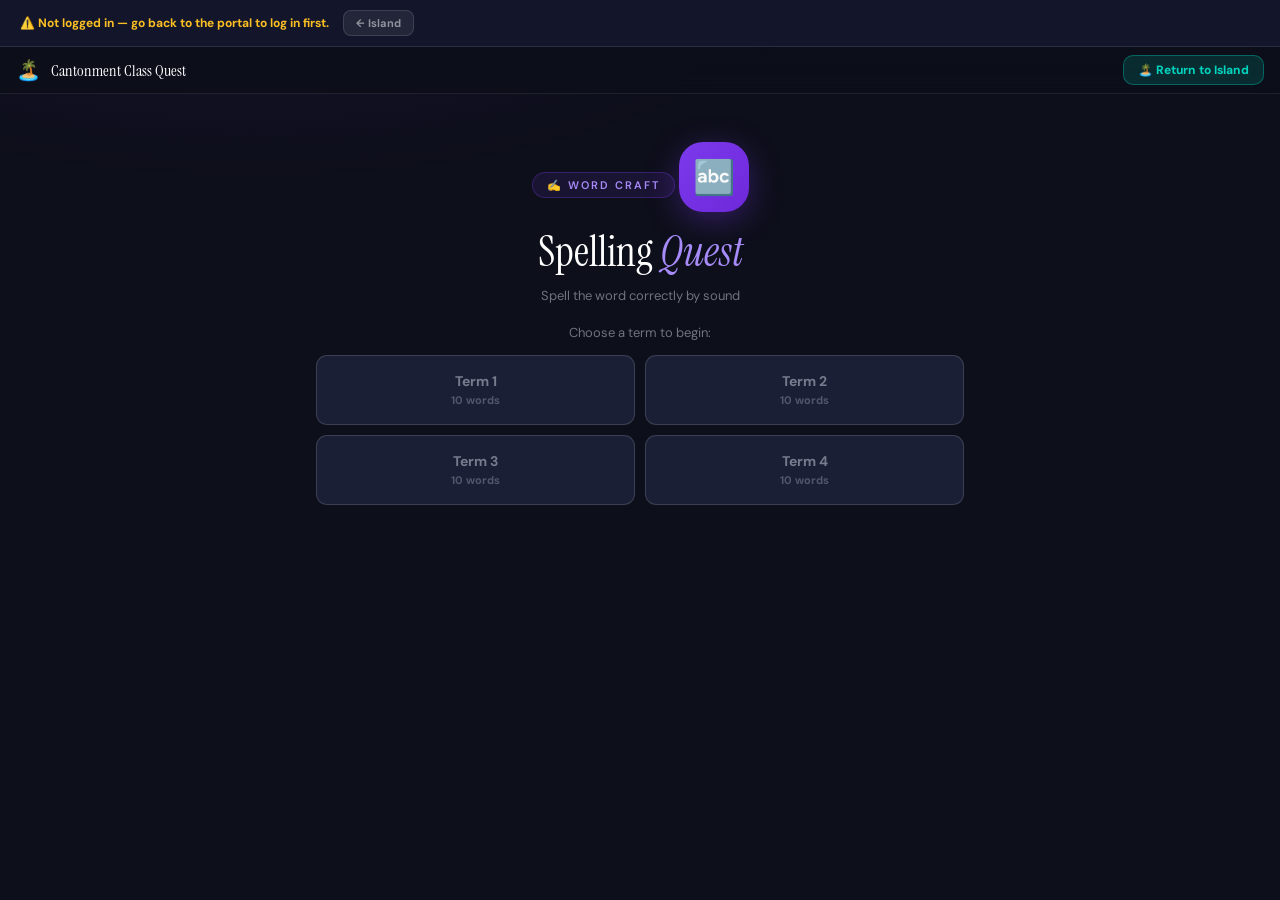
<file: spelling-supabase.html>
<!doctype html>
<html lang="en">
<head>
<meta charset="utf-8">
<meta name="viewport" content="width=device-width, initial-scale=1">
<title>Word Craft — Spelling Quest</title>
<link href="https://fonts.googleapis.com/css2?family=Instrument+Serif:ital@0;1&family=DM+Sans:opsz,wght@9..40,400;9..40,500;9..40,600;9..40,700&display=swap" rel="stylesheet">
<style>
*,*::before,*::after{box-sizing:border-box;margin:0;padding:0}
:root{--bg:#0D0F1A;--surface:#13162A;--surface2:#1A1F36;--border:rgba(255,255,255,0.08);--border2:rgba(255,255,255,0.14);--text:#E8EAF6;--muted:rgba(232,234,246,0.45);--accent:#7C3AED;--accent2:#A78BFA;--teal:#34D399;--coral:#F87171;--radius:18px;--radius-sm:10px}
body{font-family:'DM Sans',sans-serif;background:var(--bg);color:var(--text);min-height:100vh;overflow-x:hidden}
body::before{content:'';position:fixed;inset:0;z-index:0;pointer-events:none;background:radial-gradient(ellipse 80% 50% at 20% -10%,rgba(124,58,237,.12) 0%,transparent 60%)}
.wrap{max-width:680px;margin:0 auto;padding:20px 16px 56px;position:relative;z-index:1}
.hdr{text-align:center;padding:28px 0 20px}
.hdr-badge{display:inline-flex;align-items:center;gap:8px;background:rgba(124,58,237,.12);border:1px solid rgba(124,58,237,.3);border-radius:99px;padding:5px 14px;margin-bottom:14px;font-size:11px;font-weight:600;letter-spacing:2px;text-transform:uppercase;color:var(--accent2)}
.hdr-logo{width:70px;height:70px;background:linear-gradient(135deg,var(--accent),#6D28D9);border-radius:24px;display:inline-flex;align-items:center;justify-content:center;font-size:34px;margin-bottom:12px;box-shadow:0 8px 32px rgba(124,58,237,.35);animation:float 4s ease-in-out infinite}
@keyframes float{0%,100%{transform:translateY(0) rotate(-1deg)}50%{transform:translateY(-8px) rotate(1deg)}}
.hdr-title{font-family:'Instrument Serif',serif;font-size:clamp(26px,6vw,42px);font-weight:400;color:#fff;margin-bottom:8px}
.hdr-title span{color:var(--accent2);font-style:italic}
.hdr-sub{font-size:13px;color:var(--muted)}
.card{background:var(--surface);border:1px solid var(--border);border-radius:var(--radius);padding:22px;margin-bottom:14px;position:relative;overflow:hidden}
.card::before{content:'';position:absolute;top:0;left:0;right:0;height:1px;background:linear-gradient(90deg,transparent,rgba(255,255,255,.15),transparent)}
.progress-row{display:flex;align-items:center;gap:10px;margin-bottom:14px}
.progress-bar{flex:1;height:5px;background:rgba(255,255,255,.08);border-radius:99px;overflow:hidden}
.progress-fill{height:100%;background:linear-gradient(90deg,var(--accent),var(--accent2));border-radius:99px;transition:width .4s}
.progress-txt{font-size:12px;color:var(--muted);font-weight:600;white-space:nowrap}
.q-num{font-size:11px;font-weight:700;color:var(--accent2);text-transform:uppercase;letter-spacing:1px;margin-bottom:8px}
.q-text{font-size:14px;color:var(--text);margin-bottom:16px;font-weight:600}
.spell-input-row{display:flex;gap:8px;align-items:flex-end;margin-bottom:16px}
.spell-input{flex:1;background:var(--surface2);border:1.5px solid var(--border2);border-radius:11px;padding:12px 16px;font-family:'Instrument Serif',serif;font-size:16px;font-weight:500;color:var(--text);transition:all .2s}
.spell-input:focus{outline:none;border-color:var(--accent);background:rgba(124,58,237,.1)}
.spell-input.correct{border-color:var(--teal);background:rgba(52,211,153,.1);color:var(--teal)}
.spell-input.wrong{border-color:var(--coral);background:rgba(248,113,113,.1);color:var(--coral)}
.sound-btn{background:rgba(124,58,237,.2);border:1.5px solid var(--accent);color:var(--accent2);border-radius:11px;padding:12px 16px;cursor:pointer;font-weight:700;font-family:inherit;font-size:14px;transition:all .2s}
.sound-btn:hover{background:rgba(124,58,237,.35);transform:scale(1.05)}
.sound-btn:active{transform:scale(0.95)}
.hint-box{display:none;margin-bottom:14px;padding:11px 14px;background:rgba(251,191,36,.1);border:1px solid rgba(251,191,36,.25);border-radius:10px;font-size:13px;color:#FBBF24;font-weight:600;line-height:1.5}
.hint-box.show{display:block}
.feedback{display:none;margin-bottom:14px;padding:11px 14px;border-radius:10px;font-size:13px;font-weight:600;align-items:center;gap:8px}
.feedback.show{display:flex}
.feedback.ok{background:rgba(52,211,153,.12);border:1px solid rgba(52,211,153,.3);color:var(--teal)}
.feedback.bad{background:rgba(248,113,113,.12);border:1px solid rgba(248,113,113,.3);color:var(--coral)}
.btn{display:inline-flex;align-items:center;justify-content:center;gap:7px;border:none;border-radius:11px;padding:12px 22px;font-family:inherit;font-size:14px;font-weight:700;cursor:pointer;transition:all .2s}
.btn-success{background:linear-gradient(135deg,#10B981,#059669);color:#fff;box-shadow:0 4px 18px rgba(16,185,129,.4)}
.btn-success:hover{transform:translateY(-2px);filter:brightness(1.08)}
.btn-success:disabled{opacity:.5;cursor:not-allowed;transform:none}
.btn-outline{background:transparent;border:1.5px solid var(--border2);color:var(--muted)}
.btn-outline:hover{border-color:var(--accent2);color:var(--accent2)}
.btn-ghost{background:rgba(255,255,255,.06);border:1px solid var(--border2);color:var(--text)}
.btn-row{display:flex;gap:10px;margin-top:16px;flex-wrap:wrap}
.stat-row{display:flex;gap:10px;margin-bottom:14px;flex-wrap:wrap}
.stat{flex:1;min-width:75px;background:var(--surface2);border:1px solid var(--border);border-radius:var(--radius-sm);padding:11px 14px;text-align:center}
.stat-val{font-family:'Instrument Serif',serif;font-size:26px;color:#fff}
.stat-lbl{font-size:10px;color:var(--muted);font-weight:600;letter-spacing:1px;text-transform:uppercase;margin-top:2px}
.result-screen{display:none;text-align:center;padding:32px 0}
.result-screen.show{display:block}
.result-emoji{font-size:60px;margin-bottom:14px;animation:popIn .5s cubic-bezier(.34,1.56,.64,1)}
@keyframes popIn{from{transform:scale(0)}to{transform:scale(1)}}
.result-title{font-family:'Instrument Serif',serif;font-size:34px;color:#fff;margin-bottom:6px}
.result-sub{font-size:13px;color:var(--muted);margin-bottom:22px}
.submit-note{background:rgba(16,185,129,.12);border:1px solid rgba(16,185,129,.3);border-radius:11px;padding:12px 16px;font-size:13px;color:var(--teal);font-weight:600;margin-bottom:16px;text-align:center}
.game-topbar{position:sticky;top:0;z-index:50;background:rgba(13,15,26,.92);backdrop-filter:blur(16px);border-bottom:1px solid rgba(255,255,255,.08);padding:8px 16px;display:flex;align-items:center;justify-content:space-between;margin-bottom:0}
.gtb-left{display:flex;align-items:center;gap:10px}
.gtb-title{font-family:'Instrument Serif',serif;font-size:16px;color:#fff}
.btn-island-return{display:inline-flex;align-items:center;gap:6px;background:rgba(0,212,190,.15);border:1px solid rgba(0,212,190,.35);color:#00d4be;font-size:12px;font-weight:800;border-radius:10px;padding:6px 14px;cursor:pointer;font-family:'DM Sans',sans-serif;transition:all .15s;text-decoration:none}
.btn-island-return:hover{background:rgba(0,212,190,.25);color:#fff}
#heroBar{background:var(--surface);border-bottom:1px solid rgba(255,255,255,0.1);padding:10px 20px;display:flex;align-items:center;gap:14px;flex-wrap:wrap;position:relative;z-index:10}
.hero-badge{background:rgba(52,211,153,0.1);border:1px solid rgba(52,211,153,0.3);border-radius:99px;padding:5px 14px;font-size:11px;font-weight:600;color:#34D399}
.hero-name{font-size:13px;font-weight:700;color:#E8EAF6}
.hero-cls{font-size:10px;color:rgba(232,234,246,0.45);font-weight:500;margin-top:1px}
.btn-back-island{background:rgba(255,255,255,.07);border:1px solid rgba(255,255,255,.12);color:rgba(255,255,255,.5);font-size:11px;font-weight:700;border-radius:8px;padding:5px 12px;cursor:pointer;font-family:'DM Sans',sans-serif;transition:all .15s}
.btn-back-island:hover{background:rgba(255,255,255,.13);color:#fff}
.term-selector{display:grid;grid-template-columns:repeat(2,1fr);gap:10px;margin-bottom:20px}
.term-btn{background:var(--surface2);border:1.5px solid var(--border2);border-radius:11px;padding:16px;text-align:center;font-weight:700;color:var(--muted);cursor:pointer;transition:all .2s;font-family:inherit;font-size:14px}
.term-btn:hover{border-color:var(--accent2);color:var(--accent2)}
.term-btn.active{border-color:var(--accent);background:rgba(124,58,237,.15);color:var(--accent2)}
</style>
</head>
<body>
<div id="heroBar"></div>
<div class="game-topbar">
  <div class="gtb-left">
    <span style="font-size:20px">🏝️</span>
    <span class="gtb-title">Cantonment Class Quest</span>
  </div>
  <button class="btn-island-return" onclick="goBack()">🏝️ Return to Island</button>
</div>
<div class="wrap">
  <div class="hdr">
    <div class="hdr-badge">✍️ Word Craft</div>
    <div class="hdr-logo">🔤</div>
    <h1 class="hdr-title">Spelling <span>Quest</span></h1>
    <p class="hdr-sub">Spell the word correctly by sound</p>
  </div>

  <div id="termSelector" style="display:none">
    <p style="text-align:center;margin-bottom:14px;font-size:13px;color:var(--muted)">Choose a term to begin:</p>
    <div class="term-selector" id="termSelectorGrid"></div>
  </div>

  <div class="card" id="quizCard" style="display:none">
    <div class="progress-row">
      <div class="progress-bar"><div class="progress-fill" id="progressFill" style="width:10%"></div></div>
      <div class="progress-txt" id="progressTxt">1 / 10</div>
    </div>
    <div class="q-num" id="qNum">Question 1 of 10</div>
    <div class="q-text">Spell the word you hear:</div>
    <button class="sound-btn" onclick="playSound()" id="soundBtn">🔊 Hear the Word</button>
    <div class="spell-input-row">
      <input type="text" class="spell-input" id="spellInput" placeholder="Type the word..." onkeyup="checkOnEnter(event)">
      <button class="btn btn-outline" onclick="checkSpell()" style="padding:12px;min-width:80px">Check</button>
    </div>
    <div class="hint-box" id="hintBox"></div>
    <div class="feedback" id="feedback"></div>
    <div class="btn-row">
      <button class="btn btn-ghost" onclick="goBack()">← Back</button>
    </div>
  </div>

  <div class="result-screen" id="resultScreen">
    <div class="result-emoji" id="resultEmoji">⭐</div>
    <div class="result-title" id="resultTitle">Well Done!</div>
    <div class="result-sub" id="resultSub"></div>
    <div class="stat-row" style="max-width:300px;margin:0 auto 16px">
      <div class="stat"><div class="stat-val" id="rScore">0</div><div class="stat-lbl">Correct</div></div>
      <div class="stat"><div class="stat-val" id="rStars">0</div><div class="stat-lbl">Stars</div></div>
      <div class="stat"><div class="stat-val" id="rPts">0</div><div class="stat-lbl">Points</div></div>
    </div>
    <div class="submit-note">✅ Done! Click below to save your score.</div>
    <div class="btn-row" style="justify-content:center;flex-direction:column;align-items:center;gap:10px">
      <button class="btn btn-success" id="submitBtn" onclick="doSubmit()">📤 Submit & Continue</button>
      <button class="btn btn-ghost" onclick="backToTermSelector()">↩ Try Another Term</button>
      <button class="btn btn-island-return" style="padding:12px 22px;font-size:14px" onclick="goBack()">🏝️ Back to Island</button>
    </div>
  </div>
</div>

<script src="supabase-games-client.js"></script>
<script>
const urlP=new URLSearchParams(location.search);
const _stored=(function(){try{return JSON.parse(sessionStorage.getItem('student')||'{}');}catch(e){return{};}})();
const hero={name:urlP.get('hero')||_stored.name||'',cls:urlP.get('cls')||_stored.cls||'',returnTo:urlP.get('returnTo')||'student-portal.html'};

(function(){
  const bar=document.getElementById('heroBar');if(!bar)return;
  if(hero.name){
    bar.innerHTML='<div class="hero-badge">✓ Logged in</div><div><div class="hero-name">'+hero.name+'</div><div class="hero-cls">'+hero.cls+'</div></div><div style="margin-left:auto;font-size:10px;color:rgba(232,234,246,.45);letter-spacing:.5px">Scores auto-save on completion</div><button class="btn-back-island" onclick="goBack()">← Island</button>';
  }else{
    bar.innerHTML='<div style="font-size:12px;color:#FBBF24;font-weight:700">⚠️ Not logged in — go back to the portal to log in first.</div><button class="btn-back-island" onclick="window.location.href=hero.returnTo">← Island</button>';
  }
})();

const supabase = createClient(SUPABASE_URL, SUPABASE_ANON_KEY);

const TERMS=[
  {name:'Term 1',id:'t1',qns:[
    {word:'beautiful',hint:'adjective meaning attractive'},
    {word:'believe',hint:'to accept as true'},
    {word:'breathe',hint:'to inhale and exhale'},
    {word:'business',hint:'a company or shop'},
    {word:'calendar',hint:'shows days and months'},
    {word:'character',hint:'a person in a story'},
    {word:'chocolate',hint:'sweet brown food'},
    {word:'citizen',hint:'a member of a country'},
    {word:'college',hint:'a place of higher learning'},
    {word:'complete',hint:'finished or whole'}
  ]},
  {name:'Term 2',id:'t2',qns:[
    {word:'courage',hint:'bravery'},
    {word:'critical',hint:'finding faults'},
    {word:'crystal',hint:'clear like glass'},
    {word:'curious',hint:'wanting to know'},
    {word:'decision',hint:'a choice'},
    {word:'defense',hint:'protection'},
    {word:'describe',hint:'to say what something is like'},
    {word:'diamond',hint:'precious stone'},
    {word:'different',hint:'not the same'},
    {word:'difficult',hint:'hard to do'}
  ]},
  {name:'Term 3',id:'t3',qns:[
    {word:'disease',hint:'sickness'},
    {word:'discover',hint:'to find'},
    {word:'document',hint:'a written record'},
    {word:'dolphin',hint:'a smart sea animal'},
    {word:'dragon',hint:'mythical creature'},
    {word:'electric',hint:'using electricity'},
    {word:'elephant',hint:'large gray animal'},
    {word:'envelope',hint:'paper for letters'},
    {word:'essential',hint:'absolutely necessary'},
    {word:'everyone',hint:'all people'}
  ]},
  {name:'Term 4',id:'t4',qns:[
    {word:'exercise',hint:'physical activity'},
    {word:'experience',hint:'something you lived through'},
    {word:'explain',hint:'to make clear'},
    {word:'explore',hint:'to travel and discover'},
    {word:'express',hint:'to show feeling'},
    {word:'extremely',hint:'very much'},
    {word:'favorite',hint:'liked best'},
    {word:'festival',hint:'a celebration'},
    {word:'flexible',hint:'able to bend'},
    {word:'foreign',hint:'from another country'}
  ]}
];

let term=null,qi=0,score=0,answered=false,submitted=false,synth=null;

window.speechSynthesis.cancel();
if('speechSynthesis' in window){synth=window.speechSynthesis;}

function initTermSelector(){
  document.getElementById('termSelector').style.display='block';
  document.getElementById('quizCard').style.display='none';
  document.getElementById('resultScreen').classList.remove('show');
  const grid=document.getElementById('termSelectorGrid');
  grid.innerHTML=TERMS.map((t,i)=>'<button class="term-btn" onclick="startTerm('+i+')">'+t.name+'<br><span style="font-size:11px;opacity:.6">'+t.qns.length+' words</span></button>').join('');
}

function startTerm(i){
  term=TERMS[i];
  qi=0;score=0;answered=false;
  document.getElementById('termSelector').style.display='none';
  document.getElementById('quizCard').style.display='block';
  renderQ();
  setTimeout(playSound,500);
}

function renderQ(){
  const q=term.qns[qi];
  document.getElementById('progressFill').style.width=((qi+1)/term.qns.length*100)+'%';
  document.getElementById('progressTxt').textContent=(qi+1)+' / '+term.qns.length;
  document.getElementById('qNum').textContent='Question '+(qi+1)+' of '+term.qns.length;
  document.getElementById('hintBox').className='hint-box';
  document.getElementById('feedback').className='feedback';
  document.getElementById('spellInput').value='';
  document.getElementById('spellInput').className='spell-input';
  document.getElementById('spellInput').focus();
  answered=false;
}

function playSound(){
  if(!synth)return;
  synth.cancel();
  const q=term.qns[qi];
  const u=new SpeechSynthesisUtterance(q.word);
  u.rate=0.8;
  u.pitch=1.0;
  synth.speak(u);
}

function checkOnEnter(e){if(e.key==='Enter')checkSpell();}

function checkSpell(){
  if(answered)return;
  const q=term.qns[qi];
  const ans=document.getElementById('spellInput').value.trim().toLowerCase();
  const correct=q.word.toLowerCase();
  answered=true;
  const inp=document.getElementById('spellInput');
  if(ans===correct){
    score++;
    inp.classList.add('correct');
    var fb=document.getElementById('feedback');fb.className='feedback show ok';fb.textContent='✅ Correct!';
  }else{
    inp.classList.add('wrong');
    var h=document.getElementById('hintBox');h.className='hint-box show';h.textContent='💡 The correct spelling is: '+correct;
    var fb=document.getElementById('feedback');fb.className='feedback show bad';
    fb.textContent='❌ Not quite. The correct answer is shown above.';
  }
  setTimeout(function(){if(qi<term.qns.length-1){qi++;renderQ();setTimeout(playSound,500);}else showResult();},2000);
}

function showResult(){
  var total=term.qns.length,pct=Math.round(score/total*100);
  var stars=pct>=90?3:pct>=70?2:pct>=50?1:0;
  document.getElementById('quizCard').style.display='none';
  document.getElementById('resultScreen').classList.add('show');
  document.getElementById('resultEmoji').textContent=stars===3?'🏆':stars===2?'🌟':stars===1?'⭐':'💪';
  document.getElementById('resultTitle').textContent=stars===3?'Perfect!':stars===2?'Great Work!':stars===1?'Good Try!':'Keep Practising!';
  document.getElementById('resultSub').textContent='You got '+score+'/'+total+' correct in '+term.name;
  document.getElementById('rScore').textContent=score;
  document.getElementById('rStars').textContent=stars;
  document.getElementById('rPts').textContent='+'+(score*10);
}

async function doSubmit(){
  if(submitted)return;
  var btn=document.getElementById('submitBtn');btn.disabled=true;btn.textContent='⏳ Submitting...';
  submitted=true;
  var total=term.qns.length,pct=Math.round(score/total*100),stars=pct>=90?3:pct>=70?2:pct>=50?1:0;
  await supabase.saveScore({student_name:hero.name,class_name:hero.cls,zone:'sp',topic:'Spelling - '+term.name,score:score,total:total,stars:stars});
  window.location.href=hero.returnTo+'?hero='+encodeURIComponent(hero.name)+'&cls='+encodeURIComponent(hero.cls)+'&zone=sp&score='+score+'&total='+total+'&stars='+stars;
}

function backToTermSelector(){document.getElementById('resultScreen').classList.remove('show');initTermSelector();}
function goBack(){window.location.href=hero.returnTo+'?hero='+encodeURIComponent(hero.name)+'&cls='+encodeURIComponent(hero.cls);}

initTermSelector();
</script>
</body>
</html>
</file>
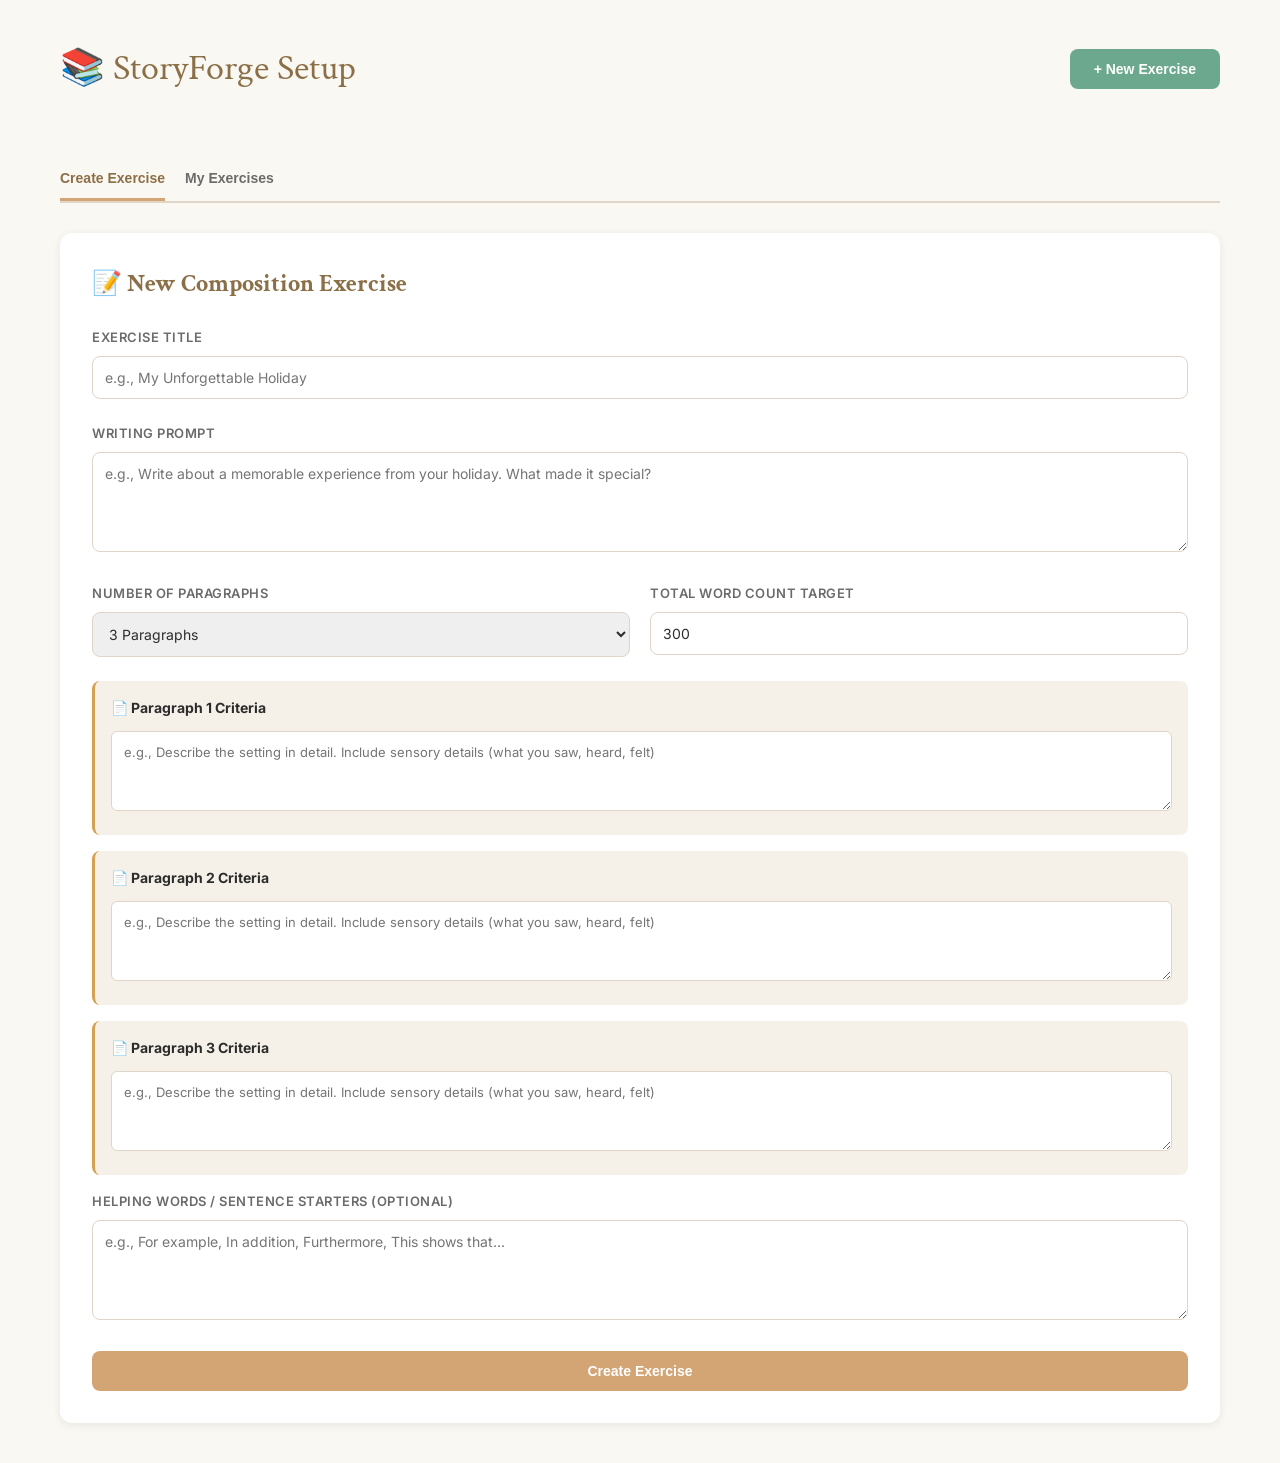
<file: storyforge-teacher.html>
<!doctype html>
<html lang="en">
<head>
<meta charset="utf-8">
<meta name="viewport" content="width=device-width, initial-scale=1">
<title>StoryForge Teacher Setup</title>
<link href="https://fonts.googleapis.com/css2?family=Crimson+Text:ital@0;1&family=Inter:wght@400;500;600;700&display=swap" rel="stylesheet">
<style>
*,*::before,*::after{box-sizing:border-box;margin:0;padding:0}
:root{--bg:#FAF8F3;--surface:#FFFFFF;--surface-alt:#F5F1E8;--text:#2C2C2C;--muted:#6B6B6B;--accent:#D4A574;--accent-dark:#8B6F47;--success:#6BA88D;--warning:#D4A252;--error:#C85A5A;--radius:12px}
html,body{width:100%;height:100%;font-family:'Inter',sans-serif;background:var(--bg);color:var(--text);line-height:1.6}
.container{max-width:1200px;margin:0 auto;padding:20px}
.header{display:flex;align-items:center;justify-content:space-between;margin-bottom:40px;padding:20px 0}
.header h1{font-family:'Crimson Text',serif;font-size:36px;font-weight:400;color:var(--accent-dark)}
.btn-new{background:var(--success);color:#fff;padding:12px 24px;border:none;border-radius:8px;font-size:14px;font-weight:600;cursor:pointer;transition:background .2s}
.btn-new:hover{background:#5A9479}
.tabs{display:flex;gap:20px;border-bottom:2px solid #E0D5C7;margin-bottom:30px}
.tab-btn{background:none;border:none;padding:12px 0;font-size:14px;font-weight:600;color:var(--muted);cursor:pointer;border-bottom:3px solid transparent;transition:all .2s}
.tab-btn.active{color:var(--accent-dark);border-bottom-color:var(--accent)}
.form-section{background:var(--surface);padding:32px;border-radius:var(--radius);box-shadow:0 2px 8px rgba(0,0,0,.08);margin-bottom:20px}
.form-section h2{font-family:'Crimson Text',serif;font-size:24px;color:var(--accent-dark);margin-bottom:24px;display:flex;align-items:center;gap:8px}
.form-group{margin-bottom:24px}
.form-group label{display:block;font-size:13px;font-weight:600;text-transform:uppercase;letter-spacing:0.5px;color:var(--muted);margin-bottom:8px}
.form-group input,
.form-group textarea,
.form-group select{width:100%;padding:12px;border:1px solid #E0D5C7;border-radius:8px;font-family:inherit;font-size:14px;color:var(--text);transition:border-color .2s}
.form-group input:focus,
.form-group textarea:focus,
.form-group select:focus{outline:none;border-color:var(--accent);box-shadow:0 0 0 3px rgba(212,165,116,.1)}
.form-group textarea{resize:vertical;min-height:100px}
.form-row{display:grid;grid-template-columns:1fr 1fr;gap:20px}
.btn-primary{background:var(--accent);color:#fff;padding:12px 24px;border:none;border-radius:8px;font-size:14px;font-weight:600;cursor:pointer;transition:background .2s;width:100%}
.btn-primary:hover{background:var(--accent-dark)}
.btn-primary:disabled{opacity:.5;cursor:not-allowed}
.btn-secondary{background:var(--surface-alt);color:var(--text);padding:12px 24px;border:1px solid #E0D5C7;border-radius:8px;font-size:14px;font-weight:600;cursor:pointer;transition:all .2s;width:100%}
.btn-secondary:hover{background:#E8DFD6}
.exercises-list{display:grid;gap:16px}
.exercise-card{background:var(--surface);padding:20px;border-radius:var(--radius);border-left:4px solid var(--accent);display:flex;justify-content:space-between;align-items:center;box-shadow:0 1px 3px rgba(0,0,0,.06)}
.exercise-card h3{font-size:16px;color:var(--text);margin-bottom:4px}
.exercise-card p{font-size:13px;color:var(--muted)}
.exercise-card-actions{display:flex;gap:8px}
.btn-small{background:var(--surface-alt);color:var(--text);padding:8px 16px;border:none;border-radius:6px;font-size:12px;font-weight:600;cursor:pointer;transition:background .2s}
.btn-small:hover{background:#E8DFD6}
.btn-small.delete{background:rgba(200,90,90,.1);color:var(--error)}
.btn-small.delete:hover{background:rgba(200,90,90,.2)}
.paragraph-setup{background:var(--surface-alt);padding:16px;border-radius:8px;margin-bottom:16px;border-left:3px solid var(--warning)}
.paragraph-setup h4{font-size:14px;color:var(--text);margin-bottom:12px;display:flex;align-items:center;gap:6px}
.paragraph-setup textarea{width:100%;padding:12px;border:1px solid #E0D5C7;border-radius:6px;font-size:13px;min-height:80px;font-family:inherit}
.message{padding:16px;border-radius:8px;margin-bottom:20px;display:none}
.message.show{display:block}
.message.success{background:rgba(107,168,141,.1);border-left:4px solid var(--success);color:var(--success)}
.message.error{background:rgba(200,90,90,.1);border-left:4px solid var(--error);color:var(--error)}
.message.info{background:rgba(212,165,116,.1);border-left:4px solid var(--accent);color:var(--accent-dark)}
.back-btn{display:inline-flex;align-items:center;gap:6px;font-size:14px;color:var(--accent);text-decoration:none;margin-bottom:20px;font-weight:600}
.back-btn:hover{color:var(--accent-dark)}
</style>
</head>
<body>
<div class="container">
  <div class="header">
    <h1>📚 StoryForge Setup</h1>
    <button class="btn-new" onclick="showTab('create')">+ New Exercise</button>
  </div>

  <div id="successMsg" class="message success"></div>
  <div id="errorMsg" class="message error"></div>

  <div class="tabs">
    <button class="tab-btn active" onclick="showTab('create')">Create Exercise</button>
    <button class="tab-btn" onclick="showTab('exercises')">My Exercises</button>
  </div>

  <!-- Create Exercise Tab -->
  <div id="createTab" class="tab-content">
    <div class="form-section">
      <h2>📝 New Composition Exercise</h2>

      <form id="exerciseForm" onsubmit="saveExercise(event)">
        <div class="form-group">
          <label>Exercise Title</label>
          <input type="text" id="title" placeholder="e.g., My Unforgettable Holiday" required>
        </div>

        <div class="form-group">
          <label>Writing Prompt</label>
          <textarea id="prompt" placeholder="e.g., Write about a memorable experience from your holiday. What made it special?" required></textarea>
        </div>

        <div class="form-row">
          <div class="form-group">
            <label>Number of Paragraphs</label>
            <select id="numParagraphs" onchange="updateParagraphSetup()">
              <option value="3">3 Paragraphs</option>
              <option value="4">4 Paragraphs</option>
            </select>
          </div>
          <div class="form-group">
            <label>Total Word Count Target</label>
            <input type="number" id="wordTarget" placeholder="e.g., 300" value="300">
          </div>
        </div>

        <!-- Paragraph Criteria Setup -->
        <div id="paragraphsSetup"></div>

        <div class="form-group">
          <label>Helping Words / Sentence Starters (optional)</label>
          <textarea id="helpingWords" placeholder="e.g., For example, In addition, Furthermore, This shows that..."></textarea>
        </div>

        <button type="submit" class="btn-primary">Create Exercise</button>
      </form>
    </div>
  </div>

  <!-- Exercises Tab -->
  <div id="exercisesTab" class="tab-content" style="display:none">
    <a href="games-hub.html" class="back-btn">← Back to Games Hub</a>
    
    <div class="form-section">
      <h2>🎓 Your Exercises</h2>
      <div class="exercises-list" id="exercisesList"></div>
    </div>
  </div>
</div>

<script>
const SUPABASE_URL = 'https://zwdzvzvbotuuxxwtreqe.supabase.co';
const SUPABASE_KEY = 'eyJhbGciOiJIUzI1NiIsInR5cCI6IkpXVCJ9.eyJpc3MiOiJzdXBhYmFzZSIsInJlZiI6Inp3ZHp2enZib3R1dXh4d3RyZXFlIiwicm9sZSI6ImFub24iLCJpYXQiOjE3ODAxODE4NDgsImV4cCI6MjA5NTc1Nzg0OH0.vdg0BnrsiWv8AnRsr-4323Gz5FKps5DoArvDJKeQAr8';

function showTab(tabName) {
  document.querySelectorAll('.tab-content').forEach(t => t.style.display = 'none');
  document.querySelectorAll('.tab-btn').forEach(b => b.classList.remove('active'));
  
  if (tabName === 'create') {
    document.getElementById('createTab').style.display = 'block';
    document.querySelectorAll('.tab-btn')[0].classList.add('active');
    updateParagraphSetup();
  } else {
    document.getElementById('exercisesTab').style.display = 'block';
    document.querySelectorAll('.tab-btn')[1].classList.add('active');
    loadExercises();
  }
}

function updateParagraphSetup() {
  const num = parseInt(document.getElementById('numParagraphs').value);
  const container = document.getElementById('paragraphsSetup');
  let html = '';
  
  for (let i = 1; i <= num; i++) {
    html += `
      <div class="paragraph-setup">
        <h4>📄 Paragraph ${i} Criteria</h4>
        <textarea id="para${i}Criteria" placeholder="e.g., Describe the setting in detail. Include sensory details (what you saw, heard, felt)" required></textarea>
      </div>
    `;
  }
  
  container.innerHTML = html;
}

async function saveExercise(e) {
  e.preventDefault();
  
  const title = document.getElementById('title').value;
  const prompt = document.getElementById('prompt').value;
  const numParagraphs = parseInt(document.getElementById('numParagraphs').value);
  const wordTarget = document.getElementById('wordTarget').value;
  const helpingWords = document.getElementById('helpingWords').value;
  
  const exerciseData = {
    title,
    prompt,
    num_paragraphs: numParagraphs,
    word_target: wordTarget,
    helping_words: helpingWords,
    created_by: JSON.parse(localStorage.getItem('student') || '{}').name || 'Teacher'
  };
  
  for (let i = 1; i <= numParagraphs; i++) {
    exerciseData[`paragraph_${i}_criteria`] = document.getElementById(`para${i}Criteria`).value;
  }
  
  try {
    const res = await fetch(`${SUPABASE_URL}/rest/v1/composition_exercises`, {
      method: 'POST',
      headers: {
        'Content-Type': 'application/json',
        'apikey': SUPABASE_KEY,
        'Authorization': `Bearer ${SUPABASE_KEY}`
      },
      body: JSON.stringify(exerciseData)
    });
    
    if (res.ok) {
      showMessage('✅ Exercise created successfully!', 'success');
      document.getElementById('exerciseForm').reset();
      updateParagraphSetup();
    } else {
      showMessage('❌ Error creating exercise', 'error');
    }
  } catch (err) {
    console.error(err);
    showMessage('⚠️ Error: ' + err.message, 'error');
  }
}

async function loadExercises() {
  try {
    const res = await fetch(`${SUPABASE_URL}/rest/v1/composition_exercises?order=created_at.desc`, {
      headers: { 'apikey': SUPABASE_KEY, 'Authorization': `Bearer ${SUPABASE_KEY}` }
    });
    const exercises = await res.json();
    
    const list = document.getElementById('exercisesList');
    if (exercises.length === 0) {
      list.innerHTML = '<p style="color:var(--muted);grid-column:1/-1">No exercises yet. Create your first exercise to get started!</p>';
      return;
    }
    
    list.innerHTML = exercises.map(ex => `
      <div class="exercise-card">
        <div>
          <h3>${ex.title}</h3>
          <p>${ex.num_paragraphs} paragraphs • ${ex.word_target} words target</p>
        </div>
        <div class="exercise-card-actions">
          <button class="btn-small" onclick="copyShareLink('${ex.id}')">Share Link</button>
          <button class="btn-small delete" onclick="deleteExercise('${ex.id}')">Delete</button>
        </div>
      </div>
    `).join('');
  } catch (err) {
    console.error(err);
    showMessage('⚠️ Error loading exercises', 'error');
  }
}

function copyShareLink(exerciseId) {
  const link = `${window.location.origin}/wordquest/storyforge.html?ex=${exerciseId}`;
  navigator.clipboard.writeText(link);
  showMessage('📋 Link copied to clipboard!', 'info');
}

async function deleteExercise(exerciseId) {
  if (!confirm('Delete this exercise? This cannot be undone.')) return;
  
  try {
    await fetch(`${SUPABASE_URL}/rest/v1/composition_exercises?id=eq.${exerciseId}`, {
      method: 'DELETE',
      headers: {
        'apikey': SUPABASE_KEY,
        'Authorization': `Bearer ${SUPABASE_KEY}`
      }
    });
    loadExercises();
    showMessage('✅ Exercise deleted', 'success');
  } catch (err) {
    showMessage('❌ Error deleting exercise', 'error');
  }
}

function showMessage(text, type) {
  const el = document.getElementById(type === 'error' ? 'errorMsg' : type === 'success' ? 'successMsg' : 'infoMsg');
  if (!el && type === 'info') {
    const div = document.createElement('div');
    div.id = 'infoMsg';
    div.className = 'message info';
    document.body.insertBefore(div, document.body.firstChild);
  }
  const msg = document.getElementById(type === 'error' ? 'errorMsg' : type === 'success' ? 'successMsg' : 'infoMsg');
  msg.textContent = text;
  msg.classList.add('show');
  setTimeout(() => msg.classList.remove('show'), 3000);
}

window.addEventListener('DOMContentLoaded', () => updateParagraphSetup());
</script>
</body>
</html>
</file>
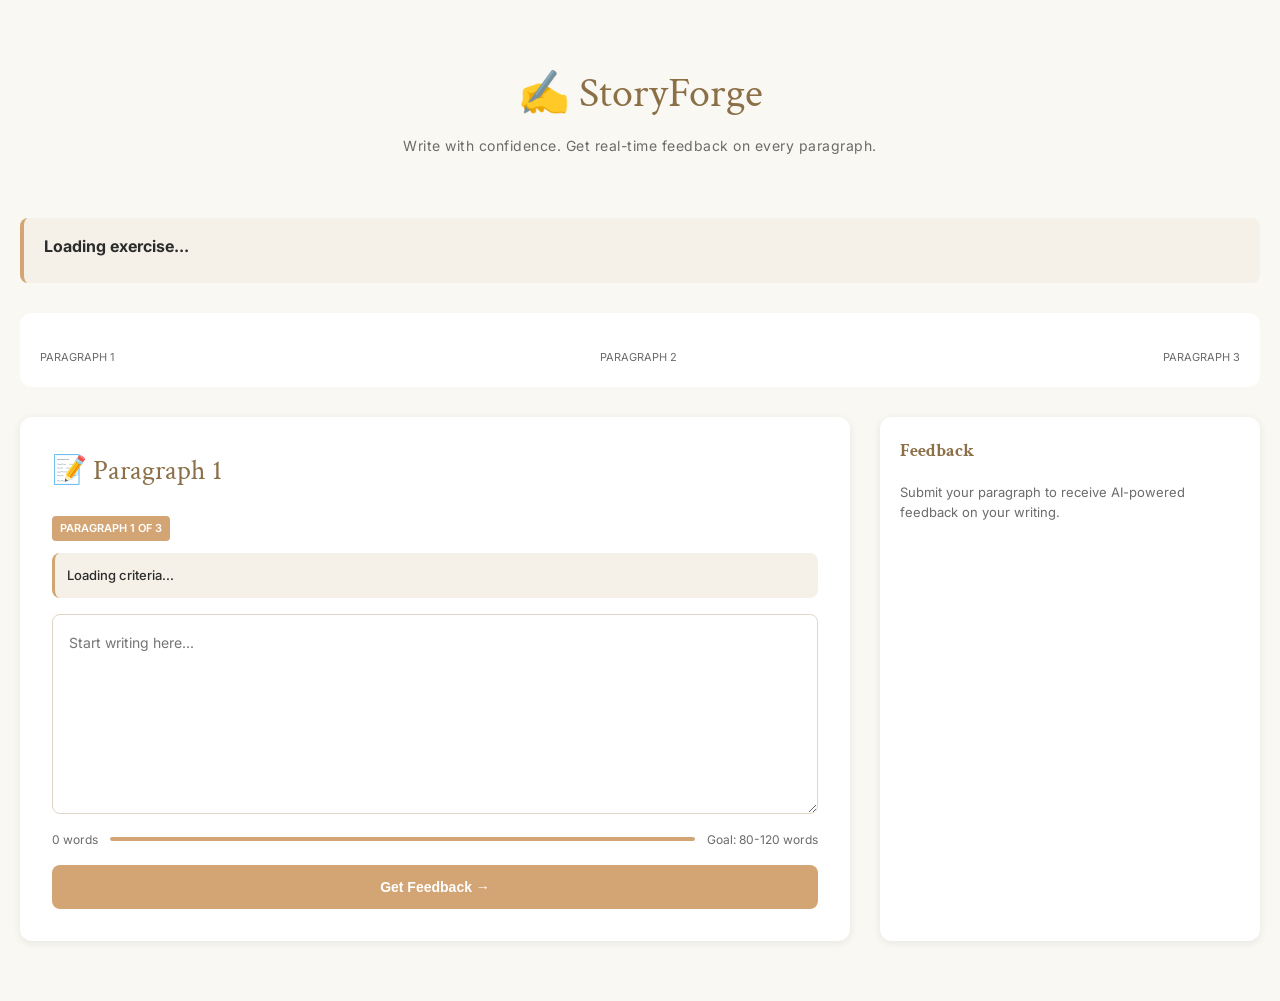
<file: storyforge.html>
<!doctype html>
<html lang="en">
<head>
<meta charset="utf-8">
<meta name="viewport" content="width=device-width, initial-scale=1">
<title>StoryForge - Composition Writing</title>
<link href="https://fonts.googleapis.com/css2?family=Crimson+Text:ital@0;1&family=Inter:wght@400;500;600;700&display=swap" rel="stylesheet">
<style>
*,*::before,*::after{box-sizing:border-box;margin:0;padding:0}
:root{--bg:#FAF8F3;--surface:#FFFFFF;--surface-alt:#F5F1E8;--text:#2C2C2C;--muted:#6B6B6B;--accent:#D4A574;--accent-dark:#8B6F47;--success:#6BA88D;--warning:#D4A252;--error:#C85A5A;--radius:12px}
html,body{width:100%;height:100%;font-family:'Inter',sans-serif;background:var(--bg);color:var(--text);line-height:1.6}
.container{max-width:1400px;margin:0 auto;padding:20px}
.header{text-align:center;margin-bottom:40px;padding:40px 0 20px}
.header h1{font-family:'Crimson Text',serif;font-size:42px;font-weight:400;color:var(--accent-dark);margin-bottom:8px}
.header p{font-size:14px;color:var(--muted);letter-spacing:0.5px}
.exercise-info{background:var(--surface-alt);border-left:4px solid var(--accent);padding:16px 20px;margin-bottom:30px;border-radius:8px}
.exercise-info h2{font-size:16px;color:var(--text);margin-bottom:8px}
.exercise-info p{font-size:13px;color:var(--muted)}
.workspace{display:grid;grid-template-columns:1fr 380px;gap:30px;margin-bottom:40px}
.editor-panel{background:var(--surface);border-radius:var(--radius);padding:32px;box-shadow:0 2px 8px rgba(0,0,0,.08)}
.editor-panel h2{font-family:'Crimson Text',serif;font-size:28px;font-weight:400;color:var(--accent-dark);margin-bottom:20px;display:flex;align-items:center;gap:8px}
.paragraph-label{display:inline-block;background:var(--accent);color:#fff;padding:4px 8px;border-radius:4px;font-size:11px;font-weight:600;margin-bottom:12px}
.criteria-box{background:var(--surface-alt);padding:12px;border-radius:8px;margin-bottom:16px;border-left:3px solid var(--accent)}
.criteria-box p{font-size:13px;color:var(--text);font-weight:500}
.editor-input{width:100%;min-height:200px;padding:16px;border:1px solid #E0D5C7;border-radius:8px;font-family:'Inter',sans-serif;font-size:14px;color:var(--text);line-height:1.7;resize:vertical;transition:border-color .2s,box-shadow .2s}
.editor-input:focus{outline:none;border-color:var(--accent);box-shadow:0 0 0 3px rgba(212,165,116,.1)}
.word-count{display:flex;justify-content:space-between;align-items:center;margin-top:8px;font-size:12px;color:var(--muted)}
.word-count-bar{height:4px;background:#E0D5C7;border-radius:2px;overflow:hidden;flex:1;margin:0 12px}
.word-count-fill{height:100%;background:var(--accent);border-radius:2px;transition:width .3s}
.btn-submit{width:100%;margin-top:16px;padding:14px;background:var(--accent);color:#fff;border:none;border-radius:8px;font-size:14px;font-weight:600;cursor:pointer;transition:background .2s}
.btn-submit:hover{background:var(--accent-dark)}
.btn-submit:disabled{opacity:.5;cursor:not-allowed}
.feedback-panel{background:var(--surface);border-radius:var(--radius);padding:20px;box-shadow:0 2px 8px rgba(0,0,0,.08);position:sticky;top:20px;max-height:calc(100vh - 40px);overflow-y:auto}
.feedback-panel h3{font-family:'Crimson Text',serif;font-size:18px;color:var(--accent-dark);margin-bottom:16px}
.feedback-section{margin-bottom:20px;padding-bottom:16px;border-bottom:1px solid #E0D5C7}
.feedback-section:last-child{border-bottom:none}
.feedback-label{display:block;font-size:11px;font-weight:700;text-transform:uppercase;letter-spacing:0.5px;color:var(--muted);margin-bottom:8px}
.feedback-content{font-size:13px;line-height:1.6;color:var(--text)}
.praise-box{background:rgba(107,168,141,.08);padding:12px;border-radius:8px;border-left:3px solid var(--success);margin-bottom:12px}
.praise-box::before{content:'✨ ';font-weight:600;color:var(--success)}
.question-box{background:rgba(212,162,82,.08);padding:12px;border-radius:8px;border-left:3px solid var(--warning);margin-bottom:12px}
.question-box::before{content:'❓ ';font-weight:600;color:var(--warning)}
.helping-words{background:var(--surface-alt);padding:12px;border-radius:8px;margin-top:8px;border-left:3px solid var(--accent)}
.helping-words strong{display:block;font-size:11px;color:var(--muted);text-transform:uppercase;margin-bottom:6px}
.helping-words p{font-size:12px;color:var(--text);font-style:italic}
.score-display{background:var(--surface-alt);padding:16px;border-radius:8px;text-align:center}
.score-number{font-size:28px;font-weight:700;color:var(--accent-dark)}
.score-label{font-size:12px;color:var(--muted);margin-top:4px}
.progress-tracker{margin:30px 0;padding:20px;background:var(--surface);border-radius:var(--radius)}
.progress-steps{display:flex;gap:12px;margin-bottom:16px}
.step{flex:1;height:8px;background:#E0D5C7;border-radius:4px;overflow:hidden}
.step.completed{background:var(--success)}
.step.active{background:var(--accent)}
.step-labels{display:flex;justify-content:space-between;font-size:11px;color:var(--muted);text-transform:uppercase}
.revision-note{background:rgba(200,90,90,.08);padding:12px;border-radius:8px;border-left:3px solid var(--error);margin-bottom:12px;font-size:12px;color:var(--error)}
.revision-count{display:inline-block;background:var(--error);color:#fff;padding:2px 6px;border-radius:3px;font-size:10px;font-weight:600;margin-left:4px}
.loading{display:flex;align-items:center;gap:8px;color:var(--muted);font-size:13px}
.spinner{display:inline-block;width:12px;height:12px;border:2px solid #E0D5C7;border-top-color:var(--accent);border-radius:50%;animation:spin .6s linear infinite}
@keyframes spin{to{transform:rotate(360deg)}}
</style>
</head>
<body>
<div class="container">
  <div class="header">
    <h1>✍️ StoryForge</h1>
    <p>Write with confidence. Get real-time feedback on every paragraph.</p>
  </div>

  <div class="exercise-info" id="exerciseInfo">
    <h2>Loading exercise...</h2>
  </div>

  <div class="progress-tracker">
    <div class="progress-steps" id="progressSteps"></div>
    <div class="step-labels">
      <span>Paragraph 1</span>
      <span>Paragraph 2</span>
      <span>Paragraph 3</span>
      <span id="para4Label" style="display:none">Paragraph 4</span>
    </div>
  </div>

  <div class="workspace">
    <div class="editor-panel">
      <h2 id="paragraphTitle">📝 Paragraph 1</h2>
      
      <div class="paragraph-label" id="paragraphNum">PARAGRAPH 1 OF 3</div>
      
      <div class="criteria-box">
        <p id="criteriaText">Loading criteria...</p>
      </div>

      <textarea class="editor-input" id="compositionInput" placeholder="Start writing here..." spellcheck="true"></textarea>
      
      <div class="word-count">
        <span id="wordCountText">0 words</span>
        <div class="word-count-bar">
          <div class="word-count-fill" id="wordCountFill"></div>
        </div>
        <span id="wordCountTarget">Goal: 80-120 words</span>
      </div>

      <button class="btn-submit" id="submitBtn" onclick="submitParagraph()">
        Get Feedback →
      </button>

      <div id="revisionNote" style="display:none"></div>
    </div>

    <div class="feedback-panel" id="feedbackPanel">
      <h3>Feedback</h3>
      <p style="color:var(--muted);font-size:13px;margin-top:8px">Submit your paragraph to receive AI-powered feedback on your writing.</p>
    </div>
  </div>
</div>

<script>
const GROQ_API_KEY = 'gsk_ZXe2MnCYXwxxxxxxxxxx'; // Get from teacher setup
const SUPABASE_URL = 'https://zwdzvzvbotuuxxwtreqe.supabase.co';
const SUPABASE_KEY = 'eyJhbGciOiJIUzI1NiIsInR5cCI6IkpXVCJ9.eyJpc3MiOiJzdXBhYmFzZSIsInJlZiI6Inp3ZHp2enZib3R1dXh4d3RyZXFlIiwicm9sZSI6ImFub24iLCJpYXQiOjE3ODAxODE4NDgsImV4cCI6MjA5NTc1Nzg0OH0.vdg0BnrsiWv8AnRsr-4323Gz5FKps5DoArvDJKeQAr8';

const state = {
  exerciseId: new URLSearchParams(window.location.search).get('ex'),
  studentName: localStorage.getItem('student') ? JSON.parse(localStorage.getItem('student')).name : 'Student',
  currentParagraph: 1,
  exercise: null,
  submissions: {}, // {paragraphNum: {text, feedback, score, revisions}}
  isLoading: false
};

async function loadExercise() {
  try {
    const res = await fetch(`${SUPABASE_URL}/rest/v1/composition_exercises?id=eq.${state.exerciseId}`, {
      headers: { 'apikey': SUPABASE_KEY, 'Authorization': `Bearer ${SUPABASE_KEY}` }
    });
    const exercises = await res.json();
    if (exercises.length) {
      state.exercise = exercises[0];
      renderExerciseInfo();
      renderParagraph(1);
      renderProgress();
    }
  } catch (err) {
    console.error('Error loading exercise:', err);
  }
}

function renderExerciseInfo() {
  document.getElementById('exerciseInfo').innerHTML = `
    <h2>${state.exercise.title}</h2>
    <p>${state.exercise.prompt}</p>
  `;
}

function renderParagraph(num) {
  state.currentParagraph = num;
  const para = state.exercise[`paragraph_${num}_criteria`];
  
  document.getElementById('paragraphTitle').textContent = `📝 Paragraph ${num}`;
  document.getElementById('paragraphNum').textContent = `PARAGRAPH ${num} OF ${state.exercise.num_paragraphs}`;
  document.getElementById('criteriaText').textContent = para;
  document.getElementById('compositionInput').value = state.submissions[num]?.text || '';
  
  updateWordCount();
  renderFeedback(num);
  
  if (state.exercise.num_paragraphs === 4) {
    document.getElementById('para4Label').style.display = 'block';
  }
}

function renderProgress() {
  const total = state.exercise.num_paragraphs;
  let steps = '';
  for (let i = 1; i <= total; i++) {
    let cls = '';
    if (i < state.currentParagraph) cls = 'completed';
    if (i === state.currentParagraph) cls = 'active';
    steps += `<div class="step ${cls}"></div>`;
  }
  document.getElementById('progressSteps').innerHTML = steps;
}

function updateWordCount() {
  const text = document.getElementById('compositionInput').value;
  const words = text.trim().split(/\s+/).filter(w => w).length;
  document.getElementById('wordCountText').textContent = `${words} words`;
  const fill = Math.min(100, (words / 120) * 100);
  document.getElementById('wordCountFill').style.width = fill + '%';
}

async function submitParagraph() {
  const text = document.getElementById('compositionInput').value.trim();
  if (!text) {
    alert('Please write something first!');
    return;
  }

  state.isLoading = true;
  document.getElementById('submitBtn').disabled = true;
  document.getElementById('submitBtn').innerHTML = '<span class="loading"><span class="spinner"></span> Getting feedback...</span>';

  try {
    // Call Groq for paragraph feedback
    const feedback = await getGroqFeedback(text);
    
    // Save submission
    if (!state.submissions[state.currentParagraph]) {
      state.submissions[state.currentParagraph] = {revisions: 0};
    }
    state.submissions[state.currentParagraph].text = text;
    state.submissions[state.currentParagraph].feedback = feedback;
    state.submissions[state.currentParagraph].score = feedback.holistic_score;
    state.submissions[state.currentParagraph].revisions += 1;

    renderFeedback(state.currentParagraph);
    renderProgress();

  } catch (err) {
    console.error('Error getting feedback:', err);
    alert('Error getting feedback. Please try again.');
  } finally {
    state.isLoading = false;
    document.getElementById('submitBtn').disabled = false;
    document.getElementById('submitBtn').innerHTML = 'Get Feedback →';
  }
}

async function getGroqFeedback(text) {
  // Call Groq API for holistic paragraph feedback
  // This is placeholder - real implementation calls Groq
  const prompt = `You are a supportive P4 English teacher providing feedback on student composition.

Student: ${state.studentName}
Exercise: ${state.exercise.title}
Paragraph ${state.currentParagraph} Criteria: ${state.exercise[`paragraph_${state.currentParagraph}_criteria`]}

Student's Writing:
"${text}"

Provide holistic feedback on:
1. How well they met the paragraph criteria
2. Grammar, punctuation, spelling (correct any errors)
3. Vocabulary and expression
4. Clarity and engagement

Format your response as JSON:
{
  "holistic_score": 85,
  "praise": "Great vivid description of the setting! I could picture...",
  "criteria_met": ["Setting description", "Sensory details"],
  "areas_to_improve": ["Add dialogue", "Show emotions"],
  "probing_questions": ["What did it feel like when...?", "Can you describe...?"],
  "helping_words": ["For example...", "This shows that...", "In addition..."]
}`;

  // For now, return mock feedback
  return {
    holistic_score: 82,
    praise: "Excellent work! Your description of the setting was vivid and engaging.",
    criteria_met: ["Setting", "Sensory details"],
    areas_to_improve: ["Character emotions", "Dialogue"],
    probing_questions: ["How did the character feel at this moment?", "What sounds did they hear?"],
    helping_words: ["For example...", "This shows that...", "Furthermore..."]
  };
}

function renderFeedback(num) {
  const feedback = state.submissions[num]?.feedback;
  const panel = document.getElementById('feedbackPanel');
  
  if (!feedback) {
    panel.innerHTML = `<h3>Feedback</h3><p style="color:var(--muted);font-size:13px;margin-top:8px">Submit your paragraph to receive feedback.</p>`;
    return;
  }

  const revisions = state.submissions[num].revisions;
  let revisionHTML = '';
  if (revisions > 1) {
    revisionHTML = `<div class="revision-note">Revision <span class="revision-count">${revisions}</span></div>`;
  }

  panel.innerHTML = `
    <h3>Your Feedback</h3>
    
    ${revisionHTML}

    <div class="score-display">
      <div class="score-number">${feedback.holistic_score}</div>
      <div class="score-label">out of 100</div>
    </div>

    <div class="feedback-section">
      <span class="feedback-label">✨ What You Did Well</span>
      <div class="praise-box">${feedback.praise}</div>
    </div>

    <div class="feedback-section">
      <span class="feedback-label">Criteria Check</span>
      <div class="feedback-content">
        <strong>You included:</strong> ${feedback.criteria_met.join(', ')}<br><br>
        <strong>Try to add:</strong> ${feedback.areas_to_improve.join(', ')}
      </div>
    </div>

    <div class="feedback-section">
      <span class="feedback-label">❓ Think About This</span>
      ${feedback.probing_questions.map(q => `<div class="question-box">${q}</div>`).join('')}
    </div>

    <div class="feedback-section">
      <div class="helping-words">
        <strong>Helpful sentence starters:</strong>
        ${feedback.helping_words.map(w => `<p>"${w}"</p>`).join('')}
      </div>
    </div>

    <div style="margin-top:20px;border-top:1px solid #E0D5C7;padding-top:16px;">
      ${revisions < 3 ? `
        <p style="font-size:12px;color:var(--muted);margin-bottom:12px;">You have ${3 - revisions} revision${3 - revisions !== 1 ? 's' : ''} left</p>
        <button class="btn-submit" onclick="reviseParagraph()">📝 Revise & Resubmit</button>
      ` : `
        <p style="font-size:12px;color:var(--error);margin-bottom:12px;">Max revisions reached</p>
        <button class="btn-submit" onclick="nextParagraph()" style="background:var(--success)">Next Paragraph →</button>
      `}
    </div>
  `;
}

function reviseParagraph() {
  document.getElementById('compositionInput').focus();
  window.scrollTo({top: 0, behavior: 'smooth'});
}

function nextParagraph() {
  if (state.currentParagraph < state.exercise.num_paragraphs) {
    renderParagraph(state.currentParagraph + 1);
    window.scrollTo({top: 0, behavior: 'smooth'});
  } else {
    completeExercise();
  }
}

async function completeExercise() {
  // Calculate holistic score and save to database
  let totalScore = 0;
  for (let i = 1; i <= state.exercise.num_paragraphs; i++) {
    totalScore += state.submissions[i]?.score || 0;
  }
  const avgScore = Math.round(totalScore / state.exercise.num_paragraphs);
  
  // Save to legacy_scores
  try {
    await fetch(`${SUPABASE_URL}/rest/v1/legacy_scores`, {
      method: 'POST',
      headers: {
        'Content-Type': 'application/json',
        'apikey': SUPABASE_KEY,
        'Authorization': `Bearer ${SUPABASE_KEY}`
      },
      body: JSON.stringify({
        student_name: state.studentName,
        class_name: JSON.parse(localStorage.getItem('student')).class,
        zone: 'comp',
        topic: state.exercise.title,
        score: avgScore,
        total: 100,
        pct: avgScore,
        stars: Math.ceil(avgScore / 20),
        pts: avgScore
      })
    });
    
    alert('Composition complete! Score: ' + avgScore + '/100');
    window.location.href = 'games-hub.html';
  } catch (err) {
    console.error('Error saving score:', err);
  }
}

document.getElementById('compositionInput').addEventListener('input', updateWordCount);
window.addEventListener('DOMContentLoaded', loadExercise);
</script>
</body>
</html>
</file>
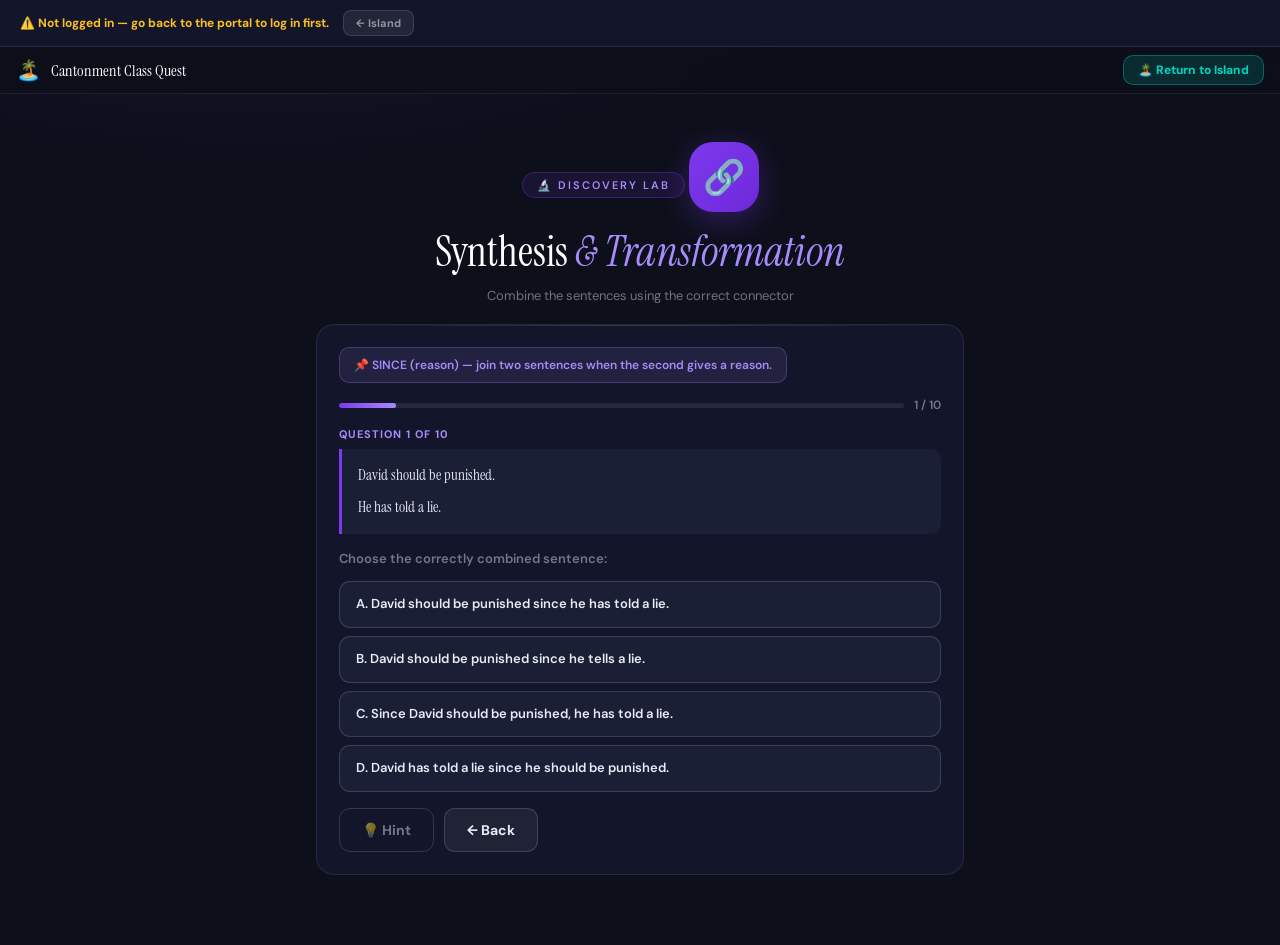
<file: synthesis-supabase.html>
<!doctype html>
<html lang="en">
<head>
<meta charset="utf-8">
<meta name="viewport" content="width=device-width, initial-scale=1">
<title>Discovery Lab — Synthesis & Transformation</title>
<link href="https://fonts.googleapis.com/css2?family=Instrument+Serif:ital@0;1&family=DM+Sans:opsz,wght@9..40,400;9..40,500;9..40,600;9..40,700&display=swap" rel="stylesheet">
<style>
*,*::before,*::after{box-sizing:border-box;margin:0;padding:0}
:root{--bg:#0D0F1A;--surface:#13162A;--surface2:#1A1F36;--border:rgba(255,255,255,0.08);--border2:rgba(255,255,255,0.14);--text:#E8EAF6;--muted:rgba(232,234,246,0.45);--accent:#7C3AED;--accent2:#A78BFA;--teal:#34D399;--coral:#F87171;--radius:18px;--radius-sm:10px}
body{font-family:'DM Sans',sans-serif;background:var(--bg);color:var(--text);min-height:100vh;overflow-x:hidden}
body::before{content:'';position:fixed;inset:0;z-index:0;pointer-events:none;background:radial-gradient(ellipse 80% 50% at 20% -10%,rgba(124,58,237,.12) 0%,transparent 60%)}
.wrap{max-width:680px;margin:0 auto;padding:20px 16px 56px;position:relative;z-index:1}
.hdr{text-align:center;padding:28px 0 20px}
.hdr-badge{display:inline-flex;align-items:center;gap:8px;background:rgba(124,58,237,.12);border:1px solid rgba(124,58,237,.3);border-radius:99px;padding:5px 14px;margin-bottom:14px;font-size:11px;font-weight:600;letter-spacing:2px;text-transform:uppercase;color:var(--accent2)}
.hdr-logo{width:70px;height:70px;background:linear-gradient(135deg,var(--accent),#6D28D9);border-radius:24px;display:inline-flex;align-items:center;justify-content:center;font-size:34px;margin-bottom:12px;box-shadow:0 8px 32px rgba(124,58,237,.35);animation:float 4s ease-in-out infinite}
@keyframes float{0%,100%{transform:translateY(0) rotate(-1deg)}50%{transform:translateY(-8px) rotate(1deg)}}
.hdr-title{font-family:'Instrument Serif',serif;font-size:clamp(26px,6vw,42px);font-weight:400;color:#fff;margin-bottom:8px}
.hdr-title span{color:var(--accent2);font-style:italic}
.hdr-sub{font-size:13px;color:var(--muted)}
.card{background:var(--surface);border:1px solid var(--border);border-radius:var(--radius);padding:22px;margin-bottom:14px;position:relative;overflow:hidden}
.card::before{content:'';position:absolute;top:0;left:0;right:0;height:1px;background:linear-gradient(90deg,transparent,rgba(255,255,255,.15),transparent)}
.rule-chip{display:inline-flex;align-items:center;gap:7px;background:rgba(167,139,250,.1);border:1px solid rgba(167,139,250,.25);border-radius:10px;padding:8px 14px;font-size:12px;font-weight:600;color:var(--accent2);margin-bottom:14px;line-height:1.5}
.source-sentences{background:var(--surface2);border-left:3px solid var(--accent);border-radius:0 10px 10px 0;padding:14px 16px;margin-bottom:16px}
.source-line{font-size:15px;line-height:1.7;color:var(--text);font-family:'Instrument Serif',serif}
.source-line+.source-line{margin-top:6px}
.progress-row{display:flex;align-items:center;gap:10px;margin-bottom:14px}
.progress-bar{flex:1;height:5px;background:rgba(255,255,255,.08);border-radius:99px;overflow:hidden}
.progress-fill{height:100%;background:linear-gradient(90deg,var(--accent),var(--accent2));border-radius:99px;transition:width .4s}
.progress-txt{font-size:12px;color:var(--muted);font-weight:600;white-space:nowrap}
.q-num{font-size:11px;font-weight:700;color:var(--accent2);text-transform:uppercase;letter-spacing:1px;margin-bottom:8px}
.q-text{font-size:13px;color:var(--muted);margin-bottom:14px;font-weight:600}
.mcq-opts{display:flex;flex-direction:column;gap:8px}
.mcq-opt{background:var(--surface2);border:1.5px solid var(--border2);border-radius:11px;padding:12px 16px;font-size:13px;font-weight:600;color:var(--text);cursor:pointer;transition:all .2s;font-family:inherit;text-align:left;line-height:1.6}
.mcq-opt:hover{border-color:var(--accent);background:rgba(124,58,237,.1);color:#fff}
.mcq-opt.correct{border-color:var(--teal);background:rgba(52,211,153,.15);color:var(--teal)}
.mcq-opt.wrong{border-color:var(--coral);background:rgba(248,113,113,.12);color:var(--coral)}
.hint-box{display:none;margin-top:12px;padding:11px 14px;background:rgba(251,191,36,.1);border:1px solid rgba(251,191,36,.25);border-radius:10px;font-size:13px;color:#FBBF24;font-weight:600;line-height:1.5}
.hint-box.show{display:block}
.feedback{display:none;margin-top:12px;padding:11px 14px;border-radius:10px;font-size:13px;font-weight:600;align-items:center;gap:8px}
.feedback.show{display:flex}
.feedback.ok{background:rgba(52,211,153,.12);border:1px solid rgba(52,211,153,.3);color:var(--teal)}
.feedback.bad{background:rgba(248,113,113,.12);border:1px solid rgba(248,113,113,.3);color:var(--coral)}
.btn{display:inline-flex;align-items:center;justify-content:center;gap:7px;border:none;border-radius:11px;padding:12px 22px;font-family:inherit;font-size:14px;font-weight:700;cursor:pointer;transition:all .2s}
.btn-success{background:linear-gradient(135deg,#10B981,#059669);color:#fff;box-shadow:0 4px 18px rgba(16,185,129,.4)}
.btn-success:hover{transform:translateY(-2px);filter:brightness(1.08)}
.btn-success:disabled{opacity:.5;cursor:not-allowed;transform:none}
.btn-outline{background:transparent;border:1.5px solid var(--border2);color:var(--muted)}
.btn-outline:hover{border-color:var(--accent2);color:var(--accent2)}
.btn-ghost{background:rgba(255,255,255,.06);border:1px solid var(--border2);color:var(--text)}
.btn-row{display:flex;gap:10px;margin-top:16px;flex-wrap:wrap}
.stat-row{display:flex;gap:10px;margin-bottom:14px;flex-wrap:wrap}
.stat{flex:1;min-width:75px;background:var(--surface2);border:1px solid var(--border);border-radius:var(--radius-sm);padding:11px 14px;text-align:center}
.stat-val{font-family:'Instrument Serif',serif;font-size:26px;color:#fff}
.stat-lbl{font-size:10px;color:var(--muted);font-weight:600;letter-spacing:1px;text-transform:uppercase;margin-top:2px}
.result-screen{display:none;text-align:center;padding:32px 0}
.result-screen.show{display:block}
.result-emoji{font-size:60px;margin-bottom:14px;animation:popIn .5s cubic-bezier(.34,1.56,.64,1)}
@keyframes popIn{from{transform:scale(0)}to{transform:scale(1)}}
.result-title{font-family:'Instrument Serif',serif;font-size:34px;color:#fff;margin-bottom:6px}
.result-sub{font-size:13px;color:var(--muted);margin-bottom:22px}
.submit-note{background:rgba(16,185,129,.12);border:1px solid rgba(16,185,129,.3);border-radius:11px;padding:12px 16px;font-size:13px;color:var(--teal);font-weight:600;margin-bottom:16px;text-align:center}
.game-topbar{position:sticky;top:0;z-index:50;background:rgba(13,15,26,.92);backdrop-filter:blur(16px);border-bottom:1px solid rgba(255,255,255,.08);padding:8px 16px;display:flex;align-items:center;justify-content:space-between;margin-bottom:0}
.gtb-left{display:flex;align-items:center;gap:10px}
.gtb-title{font-family:'Instrument Serif',serif;font-size:16px;color:#fff}
.btn-island-return{display:inline-flex;align-items:center;gap:6px;background:rgba(0,212,190,.15);border:1px solid rgba(0,212,190,.35);color:#00d4be;font-size:12px;font-weight:800;border-radius:10px;padding:6px 14px;cursor:pointer;font-family:'DM Sans',sans-serif;transition:all .15s;text-decoration:none}
.btn-island-return:hover{background:rgba(0,212,190,.25);color:#fff}
#heroBar{background:var(--surface);border-bottom:1px solid rgba(255,255,255,0.1);padding:10px 20px;display:flex;align-items:center;gap:14px;flex-wrap:wrap;position:relative;z-index:10}
.hero-badge{background:rgba(52,211,153,0.1);border:1px solid rgba(52,211,153,0.3);border-radius:99px;padding:5px 14px;font-size:11px;font-weight:600;color:#34D399}
.hero-name{font-size:13px;font-weight:700;color:#E8EAF6}
.hero-cls{font-size:10px;color:rgba(232,234,246,0.45);font-weight:500;margin-top:1px}
.btn-back-island{background:rgba(255,255,255,.07);border:1px solid rgba(255,255,255,.12);color:rgba(255,255,255,.5);font-size:11px;font-weight:700;border-radius:8px;padding:5px 12px;cursor:pointer;font-family:'DM Sans',sans-serif;transition:all .15s}
.btn-back-island:hover{background:rgba(255,255,255,.13);color:#fff}
</style>
</head>
<body>
<div id="heroBar"></div>
<div class="game-topbar">
  <div class="gtb-left">
    <span style="font-size:20px">🏝️</span>
    <span class="gtb-title">Cantonment Class Quest</span>
  </div>
  <button class="btn-island-return" onclick="goBack()">🏝️ Return to Island</button>
</div>
<div class="wrap">
  <div class="hdr">
    <div class="hdr-badge">🔬 Discovery Lab</div>
    <div class="hdr-logo">🔗</div>
    <h1 class="hdr-title">Synthesis <span>& Transformation</span></h1>
    <p class="hdr-sub">Combine the sentences using the correct connector</p>
  </div>

  <div class="card" id="quizCard">
    <div class="rule-chip" id="ruleChip">📌 Rule</div>
    <div class="progress-row">
      <div class="progress-bar"><div class="progress-fill" id="progressFill" style="width:10%"></div></div>
      <div class="progress-txt" id="progressTxt">1 / 10</div>
    </div>
    <div class="q-num" id="qNum">Question 1 of 10</div>
    <div class="source-sentences" id="sourceSentences"></div>
    <div class="q-text">Choose the correctly combined sentence:</div>
    <div class="mcq-opts" id="mcqOpts"></div>
    <div class="hint-box" id="hintBox"></div>
    <div class="feedback" id="feedback"></div>
    <div class="btn-row">
      <button class="btn btn-outline" onclick="showHint()">💡 Hint</button>
      <button class="btn btn-ghost" onclick="goBack()">← Back</button>
    </div>
  </div>

  <div class="result-screen" id="resultScreen">
    <div class="result-emoji" id="resultEmoji">⭐</div>
    <div class="result-title" id="resultTitle">Well Done!</div>
    <div class="result-sub" id="resultSub"></div>
    <div class="stat-row" style="max-width:300px;margin:0 auto 16px">
      <div class="stat"><div class="stat-val" id="rScore">0</div><div class="stat-lbl">Correct</div></div>
      <div class="stat"><div class="stat-val" id="rStars">0</div><div class="stat-lbl">Stars</div></div>
      <div class="stat"><div class="stat-val" id="rPts">0</div><div class="stat-lbl">Points</div></div>
    </div>
    <div class="submit-note">✅ Done! Click below to save your score and return to the island.</div>
    <div class="btn-row" style="justify-content:center;flex-direction:column;align-items:center;gap:10px">
      <button class="btn btn-success" id="submitBtn" onclick="doSubmit()">📤 Submit Score & Return to Island</button>
      <button class="btn btn-ghost" onclick="restart()">↩ Try Again</button>
      <button class="btn btn-island-return" style="padding:12px 22px;font-size:14px" onclick="goBack()">🏝️ Back to Island</button>
    </div>
  </div>
</div>

<script src="supabase-games-client.js"></script>
<script>
const urlP=new URLSearchParams(location.search);
const _stored=(function(){try{return JSON.parse(sessionStorage.getItem('student')||'{}');}catch(e){return{};}})();
const hero={name:urlP.get('hero')||_stored.name||'',cls:urlP.get('cls')||_stored.cls||'',returnTo:urlP.get('returnTo')||'student-portal.html'};

(function(){
  const bar=document.getElementById('heroBar');if(!bar)return;
  if(hero.name){
    bar.innerHTML='<div class="hero-badge">✓ Logged in</div><div><div class="hero-name">'+hero.name+'</div><div class="hero-cls">'+hero.cls+'</div></div><div style="margin-left:auto;font-size:10px;color:rgba(232,234,246,.45);letter-spacing:.5px">Scores auto-save on completion</div><button class="btn-back-island" onclick="goBack()">← Island</button>';
  }else{
    bar.innerHTML='<div style="font-size:12px;color:#FBBF24;font-weight:700">⚠️ Not logged in — go back to the portal to log in first.</div><button class="btn-back-island" onclick="window.location.href=hero.returnTo">← Island</button>';
  }
})();

const supabase = createClient(SUPABASE_URL, SUPABASE_ANON_KEY);

const QUESTIONS=[
  {rule:'SINCE (reason) — join two sentences when the second gives a reason.',s1:'David should be punished.',s2:'He has told a lie.',opts:['David should be punished since he has told a lie.','David should be punished since he tells a lie.','Since David should be punished, he has told a lie.','David has told a lie since he should be punished.'],answer:0,hint:'Since = because (reason). The result comes first: "David should be punished since + reason."'},
  {rule:'SINCE (time) — shows the starting point of an action that continues till now.',s1:'From last night till now, Alice has not spoken to us.',s2:'',opts:['Alice has not spoken to us since last night.','Alice did not speak to us since last night.','Since last night, Alice does not speak to us.','Alice has not spoken to us until last night.'],answer:0,hint:'Since + time point needs present perfect tense (has/have + past participle). "has not spoken".'},
  {rule:'SO THAT — explains a person\'s purpose (why they do something).',s1:'The burglar wears a mask.',s2:'He does not want to be recognised.',opts:['The burglar wears a mask so that he will not be recognised.','The burglar wears a mask so that he does not want to be recognised.','So that he wears a mask, the burglar will not be recognised.','The burglar wears a mask so he is not recognised.'],answer:0,hint:'SO THAT + subject + will/can + verb. Rewrite the purpose positively or negatively as needed.'},
  {rule:'SO...THAT — expresses a high degree of a quality that causes a result.',s1:'Ivan was very angry.',s2:'Ivan could not control his temper.',opts:['Ivan was so angry that he could not control his temper.','Ivan was so very angry that he could not control his temper.','Ivan was angry so that he could not control his temper.','Ivan was so angry so he could not control his temper.'],answer:0,hint:'Pattern: [Subject] was SO [adjective] THAT [result]. Drop "very" — "so" replaces it.'},
  {rule:'EITHER...OR — used for a choice between two possibilities.',s1:'You can pay us cash.',s2:'You can send us a cheque.',opts:['You can either pay us cash or send us a cheque.','You can either pay us cash or you can send us a cheque.','Either you pay us cash or send us a cheque.','You either can pay cash or a cheque.'],answer:0,hint:'EITHER...OR: share the subject + modal once. You can EITHER [do A] OR [do B].'},
  {rule:'NEITHER...NOR — links two negative ideas. Removes "not" from both sentences.',s1:'Mr Lee is not helpful.',s2:'He is also not friendly.',opts:['Mr Lee is neither helpful nor friendly.','Mr Lee is neither helpful nor he is friendly.','Neither Mr Lee is helpful nor friendly.','Mr Lee is not helpful neither is he friendly.'],answer:0,hint:'NEITHER...NOR replaces "not...not". Pattern: [Subject] is NEITHER [adjective] NOR [adjective].'},
  {rule:'NEITHER...NOR — verb agrees with the subject closest to it.',s1:"Kelly's friends were not at the party.",s2:'Kelly was not at the party.',opts:["Neither Kelly's friends nor Kelly was at the party.","Neither Kelly's friends nor Kelly were at the party.","Neither Kelly nor her friends was at the party.","Kelly's friends and Kelly were neither at the party."],answer:0,hint:'"Kelly" (singular) is closest to the verb, so use "was". Neither A nor B [verb agrees with B].'},
  {rule:'WHERE — used after words or phrases that refer to a place.',s1:'William works in a factory.',s2:'Toys are manufactured in that factory.',opts:['William works in a factory where toys are manufactured.','William works in a factory where toys were manufactured.','William works in a factory which toys are manufactured.','William works in a factory that is where toys are manufactured.'],answer:0,hint:'WHERE replaces the repeated place phrase ("in that factory"). Keep present tense — it is still true.'},
  {rule:'UNLESS — means "if...not". Introduces the condition that prevents something.',s1:'The classroom will be hot.',s2:'You must switch on the fan.',opts:['The classroom will be hot unless you switch on the fan.','The classroom will be hot unless you switched on the fan.','Unless the classroom will be hot, you switch on the fan.','The classroom will be hot unless the fan is switched.'],answer:0,hint:'UNLESS = IF NOT. [Result] UNLESS [condition in present tense]. Keep "switch on" — do not use past tense.'},
  {rule:'IF — introduces a condition that leads to a result.',s1:'No one turns up.',s2:'The show will be cancelled.',opts:['The show will be cancelled if no one turns up.','The show will be cancelled if no one turned up.','If no one turns up, the show is cancelled.','The show will cancel if no one turns up.'],answer:0,hint:'IF + present simple → future (will + verb). "The show will be cancelled if no one turns up."'}
];

let qi=0,score=0,answered=false,submitted=false;

function renderQ(){
  const q=QUESTIONS[qi];
  document.getElementById('progressFill').style.width=((qi+1)/QUESTIONS.length*100)+'%';
  document.getElementById('progressTxt').textContent=(qi+1)+' / '+QUESTIONS.length;
  document.getElementById('qNum').textContent='Question '+(qi+1)+' of '+QUESTIONS.length;
  document.getElementById('ruleChip').textContent='📌 '+q.rule;
  document.getElementById('hintBox').className='hint-box';
  document.getElementById('feedback').className='feedback';
  answered=false;
  const src=document.getElementById('sourceSentences');
  src.innerHTML=q.s2?'<div class="source-line">'+q.s1+'</div><div class="source-line">'+q.s2+'</div>':'<div class="source-line">'+q.s1+'</div>';
  document.getElementById('mcqOpts').innerHTML=q.opts.map((o,i)=>'<button class="mcq-opt" onclick="pickOpt('+i+',this)">'+String.fromCharCode(65+i)+'. '+o+'</button>').join('');
}

function pickOpt(i,btn){
  if(answered)return;
  answered=true;
  const q=QUESTIONS[qi];
  document.querySelectorAll('.mcq-opt').forEach(function(o){o.style.pointerEvents='none';});
  if(i===q.answer){
    score++;btn.classList.add('correct');
    var fb=document.getElementById('feedback');fb.className='feedback show ok';fb.textContent='✅ Correct!';
  }else{
    btn.classList.add('wrong');
    document.querySelectorAll('.mcq-opt')[q.answer].classList.add('correct');
    var fb=document.getElementById('feedback');fb.className='feedback show bad';
    fb.textContent='❌ Not quite. The correct answer is highlighted.';
  }
  setTimeout(function(){if(qi<QUESTIONS.length-1){qi++;renderQ();}else showResult();},1500);
}

function showHint(){
  var h=document.getElementById('hintBox');
  h.textContent='💡 '+QUESTIONS[qi].hint;
  h.classList.add('show');
}

function showResult(){
  var total=QUESTIONS.length,pct=Math.round(score/total*100);
  var stars=pct>=90?3:pct>=70?2:pct>=50?1:0;
  document.getElementById('quizCard').style.display='none';
  document.getElementById('resultScreen').classList.add('show');
  document.getElementById('resultEmoji').textContent=stars===3?'🏆':stars===2?'🌟':stars===1?'⭐':'💪';
  document.getElementById('resultTitle').textContent=stars===3?'Perfect!':stars===2?'Great Work!':stars===1?'Good Try!':'Keep Practising!';
  document.getElementById('resultSub').textContent='You got '+score+'/'+total+' correct';
  document.getElementById('rScore').textContent=score;
  document.getElementById('rStars').textContent=stars;
  document.getElementById('rPts').textContent='+'+(score*10);
}

async function doSubmit(){
  if(submitted)return;
  var btn=document.getElementById('submitBtn');btn.disabled=true;btn.textContent='⏳ Submitting...';
  submitted=true;
  var total=QUESTIONS.length,pct=Math.round(score/total*100),stars=pct>=90?3:pct>=70?2:pct>=50?1:0;
  await supabase.saveScore({student_name:hero.name,class_name:hero.cls,zone:'syn',topic:'Synthesis & Transformation',score:score,total:total,stars:stars});
  window.location.href=hero.returnTo+'?hero='+encodeURIComponent(hero.name)+'&cls='+encodeURIComponent(hero.cls)+'&zone=syn&score='+score+'&total='+total+'&stars='+stars;
}

function restart(){qi=0;score=0;answered=false;submitted=false;document.getElementById('quizCard').style.display='block';document.getElementById('resultScreen').classList.remove('show');renderQ();}
function goBack(){window.location.href=hero.returnTo+'?hero='+encodeURIComponent(hero.name)+'&cls='+encodeURIComponent(hero.cls);}

renderQ();
</script>
</body>
</html>
</file>
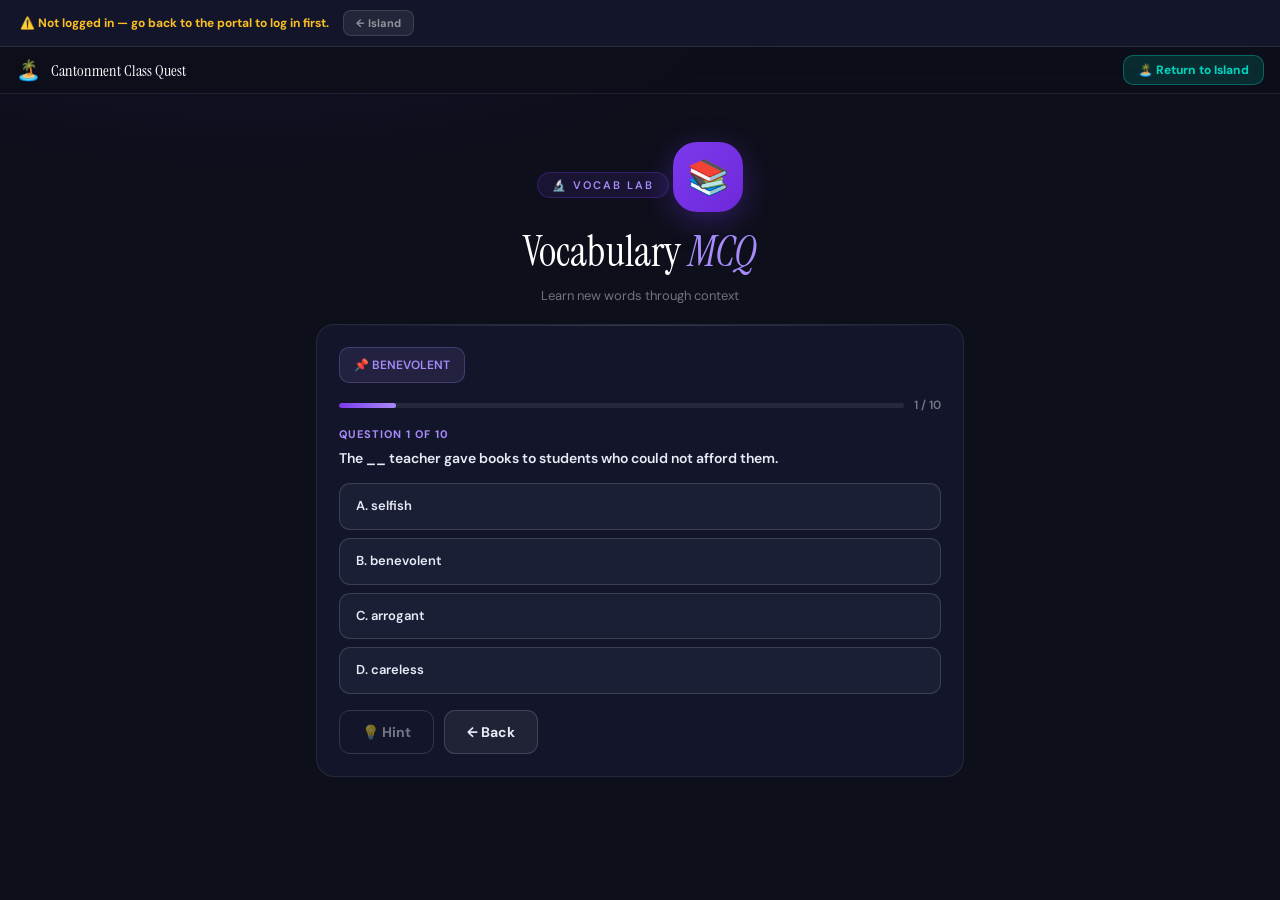
<file: vocab-mcq-supabase.html>
<!doctype html>
<html lang="en">
<head>
<meta charset="utf-8">
<meta name="viewport" content="width=device-width, initial-scale=1">
<title>Vocab Lab — Vocabulary MCQ</title>
<link href="https://fonts.googleapis.com/css2?family=Instrument+Serif:ital@0;1&family=DM+Sans:opsz,wght@9..40,400;9..40,500;9..40,600;9..40,700&display=swap" rel="stylesheet">
<style>
*,*::before,*::after{box-sizing:border-box;margin:0;padding:0}
:root{--bg:#0D0F1A;--surface:#13162A;--surface2:#1A1F36;--border:rgba(255,255,255,0.08);--border2:rgba(255,255,255,0.14);--text:#E8EAF6;--muted:rgba(232,234,246,0.45);--accent:#7C3AED;--accent2:#A78BFA;--teal:#34D399;--coral:#F87171;--radius:18px;--radius-sm:10px}
body{font-family:'DM Sans',sans-serif;background:var(--bg);color:var(--text);min-height:100vh;overflow-x:hidden}
body::before{content:'';position:fixed;inset:0;z-index:0;pointer-events:none;background:radial-gradient(ellipse 80% 50% at 20% -10%,rgba(124,58,237,.12) 0%,transparent 60%)}
.wrap{max-width:680px;margin:0 auto;padding:20px 16px 56px;position:relative;z-index:1}
.hdr{text-align:center;padding:28px 0 20px}
.hdr-badge{display:inline-flex;align-items:center;gap:8px;background:rgba(124,58,237,.12);border:1px solid rgba(124,58,237,.3);border-radius:99px;padding:5px 14px;margin-bottom:14px;font-size:11px;font-weight:600;letter-spacing:2px;text-transform:uppercase;color:var(--accent2)}
.hdr-logo{width:70px;height:70px;background:linear-gradient(135deg,var(--accent),#6D28D9);border-radius:24px;display:inline-flex;align-items:center;justify-content:center;font-size:34px;margin-bottom:12px;box-shadow:0 8px 32px rgba(124,58,237,.35);animation:float 4s ease-in-out infinite}
@keyframes float{0%,100%{transform:translateY(0) rotate(-1deg)}50%{transform:translateY(-8px) rotate(1deg)}}
.hdr-title{font-family:'Instrument Serif',serif;font-size:clamp(26px,6vw,42px);font-weight:400;color:#fff;margin-bottom:8px}
.hdr-title span{color:var(--accent2);font-style:italic}
.hdr-sub{font-size:13px;color:var(--muted)}
.card{background:var(--surface);border:1px solid var(--border);border-radius:var(--radius);padding:22px;margin-bottom:14px;position:relative;overflow:hidden}
.card::before{content:'';position:absolute;top:0;left:0;right:0;height:1px;background:linear-gradient(90deg,transparent,rgba(255,255,255,.15),transparent)}
.rule-chip{display:inline-flex;align-items:center;gap:7px;background:rgba(167,139,250,.1);border:1px solid rgba(167,139,250,.25);border-radius:10px;padding:8px 14px;font-size:12px;font-weight:600;color:var(--accent2);margin-bottom:14px;line-height:1.5}
.progress-row{display:flex;align-items:center;gap:10px;margin-bottom:14px}
.progress-bar{flex:1;height:5px;background:rgba(255,255,255,.08);border-radius:99px;overflow:hidden}
.progress-fill{height:100%;background:linear-gradient(90deg,var(--accent),var(--accent2));border-radius:99px;transition:width .4s}
.progress-txt{font-size:12px;color:var(--muted);font-weight:600;white-space:nowrap}
.q-num{font-size:11px;font-weight:700;color:var(--accent2);text-transform:uppercase;letter-spacing:1px;margin-bottom:8px}
.q-text{font-size:14px;color:var(--text);margin-bottom:16px;font-weight:600}
.mcq-opts{display:flex;flex-direction:column;gap:8px}
.mcq-opt{background:var(--surface2);border:1.5px solid var(--border2);border-radius:11px;padding:12px 16px;font-size:13px;font-weight:600;color:var(--text);cursor:pointer;transition:all .2s;font-family:inherit;text-align:left;line-height:1.6}
.mcq-opt:hover{border-color:var(--accent);background:rgba(124,58,237,.1);color:#fff}
.mcq-opt.correct{border-color:var(--teal);background:rgba(52,211,153,.15);color:var(--teal)}
.mcq-opt.wrong{border-color:var(--coral);background:rgba(248,113,113,.12);color:var(--coral)}
.hint-box{display:none;margin-top:12px;padding:11px 14px;background:rgba(251,191,36,.1);border:1px solid rgba(251,191,36,.25);border-radius:10px;font-size:13px;color:#FBBF24;font-weight:600;line-height:1.5}
.hint-box.show{display:block}
.feedback{display:none;margin-top:12px;padding:11px 14px;border-radius:10px;font-size:13px;font-weight:600;align-items:center;gap:8px}
.feedback.show{display:flex}
.feedback.ok{background:rgba(52,211,153,.12);border:1px solid rgba(52,211,153,.3);color:var(--teal)}
.feedback.bad{background:rgba(248,113,113,.12);border:1px solid rgba(248,113,113,.3);color:var(--coral)}
.btn{display:inline-flex;align-items:center;justify-content:center;gap:7px;border:none;border-radius:11px;padding:12px 22px;font-family:inherit;font-size:14px;font-weight:700;cursor:pointer;transition:all .2s}
.btn-success{background:linear-gradient(135deg,#10B981,#059669);color:#fff;box-shadow:0 4px 18px rgba(16,185,129,.4)}
.btn-success:hover{transform:translateY(-2px);filter:brightness(1.08)}
.btn-success:disabled{opacity:.5;cursor:not-allowed;transform:none}
.btn-outline{background:transparent;border:1.5px solid var(--border2);color:var(--muted)}
.btn-outline:hover{border-color:var(--accent2);color:var(--accent2)}
.btn-ghost{background:rgba(255,255,255,.06);border:1px solid var(--border2);color:var(--text)}
.btn-row{display:flex;gap:10px;margin-top:16px;flex-wrap:wrap}
.stat-row{display:flex;gap:10px;margin-bottom:14px;flex-wrap:wrap}
.stat{flex:1;min-width:75px;background:var(--surface2);border:1px solid var(--border);border-radius:var(--radius-sm);padding:11px 14px;text-align:center}
.stat-val{font-family:'Instrument Serif',serif;font-size:26px;color:#fff}
.stat-lbl{font-size:10px;color:var(--muted);font-weight:600;letter-spacing:1px;text-transform:uppercase;margin-top:2px}
.result-screen{display:none;text-align:center;padding:32px 0}
.result-screen.show{display:block}
.result-emoji{font-size:60px;margin-bottom:14px;animation:popIn .5s cubic-bezier(.34,1.56,.64,1)}
@keyframes popIn{from{transform:scale(0)}to{transform:scale(1)}}
.result-title{font-family:'Instrument Serif',serif;font-size:34px;color:#fff;margin-bottom:6px}
.result-sub{font-size:13px;color:var(--muted);margin-bottom:22px}
.submit-note{background:rgba(16,185,129,.12);border:1px solid rgba(16,185,129,.3);border-radius:11px;padding:12px 16px;font-size:13px;color:var(--teal);font-weight:600;margin-bottom:16px;text-align:center}
.game-topbar{position:sticky;top:0;z-index:50;background:rgba(13,15,26,.92);backdrop-filter:blur(16px);border-bottom:1px solid rgba(255,255,255,.08);padding:8px 16px;display:flex;align-items:center;justify-content:space-between;margin-bottom:0}
.gtb-left{display:flex;align-items:center;gap:10px}
.gtb-title{font-family:'Instrument Serif',serif;font-size:16px;color:#fff}
.btn-island-return{display:inline-flex;align-items:center;gap:6px;background:rgba(0,212,190,.15);border:1px solid rgba(0,212,190,.35);color:#00d4be;font-size:12px;font-weight:800;border-radius:10px;padding:6px 14px;cursor:pointer;font-family:'DM Sans',sans-serif;transition:all .15s;text-decoration:none}
.btn-island-return:hover{background:rgba(0,212,190,.25);color:#fff}
#heroBar{background:var(--surface);border-bottom:1px solid rgba(255,255,255,0.1);padding:10px 20px;display:flex;align-items:center;gap:14px;flex-wrap:wrap;position:relative;z-index:10}
.hero-badge{background:rgba(52,211,153,0.1);border:1px solid rgba(52,211,153,0.3);border-radius:99px;padding:5px 14px;font-size:11px;font-weight:600;color:#34D399}
.hero-name{font-size:13px;font-weight:700;color:#E8EAF6}
.hero-cls{font-size:10px;color:rgba(232,234,246,0.45);font-weight:500;margin-top:1px}
.btn-back-island{background:rgba(255,255,255,.07);border:1px solid rgba(255,255,255,.12);color:rgba(255,255,255,.5);font-size:11px;font-weight:700;border-radius:8px;padding:5px 12px;cursor:pointer;font-family:'DM Sans',sans-serif;transition:all .15s}
.btn-back-island:hover{background:rgba(255,255,255,.13);color:#fff}
</style>
</head>
<body>
<div id="heroBar"></div>
<div class="game-topbar">
  <div class="gtb-left">
    <span style="font-size:20px">🏝️</span>
    <span class="gtb-title">Cantonment Class Quest</span>
  </div>
  <button class="btn-island-return" onclick="goBack()">🏝️ Return to Island</button>
</div>
<div class="wrap">
  <div class="hdr">
    <div class="hdr-badge">🔬 Vocab Lab</div>
    <div class="hdr-logo">📚</div>
    <h1 class="hdr-title">Vocabulary <span>MCQ</span></h1>
    <p class="hdr-sub">Learn new words through context</p>
  </div>

  <div class="card" id="quizCard">
    <div class="rule-chip" id="ruleChip">📌 Vocabulary</div>
    <div class="progress-row">
      <div class="progress-bar"><div class="progress-fill" id="progressFill" style="width:10%"></div></div>
      <div class="progress-txt" id="progressTxt">1 / 10</div>
    </div>
    <div class="q-num" id="qNum">Question 1 of 10</div>
    <div class="q-text" id="qText"></div>
    <div class="mcq-opts" id="mcqOpts"></div>
    <div class="hint-box" id="hintBox"></div>
    <div class="feedback" id="feedback"></div>
    <div class="btn-row">
      <button class="btn btn-outline" onclick="showHint()">💡 Hint</button>
      <button class="btn btn-ghost" onclick="goBack()">← Back</button>
    </div>
  </div>

  <div class="result-screen" id="resultScreen">
    <div class="result-emoji" id="resultEmoji">⭐</div>
    <div class="result-title" id="resultTitle">Well Done!</div>
    <div class="result-sub" id="resultSub"></div>
    <div class="stat-row" style="max-width:300px;margin:0 auto 16px">
      <div class="stat"><div class="stat-val" id="rScore">0</div><div class="stat-lbl">Correct</div></div>
      <div class="stat"><div class="stat-val" id="rStars">0</div><div class="stat-lbl">Stars</div></div>
      <div class="stat"><div class="stat-val" id="rPts">0</div><div class="stat-lbl">Points</div></div>
    </div>
    <div class="submit-note">✅ Done! Click below to save your score and return to the island.</div>
    <div class="btn-row" style="justify-content:center;flex-direction:column;align-items:center;gap:10px">
      <button class="btn btn-success" id="submitBtn" onclick="doSubmit()">📤 Submit Score & Return to Island</button>
      <button class="btn btn-ghost" onclick="restart()">↩ Try Again</button>
      <button class="btn btn-island-return" style="padding:12px 22px;font-size:14px" onclick="goBack()">🏝️ Back to Island</button>
    </div>
  </div>
</div>

<script src="supabase-games-client.js"></script>
<script>
const urlP=new URLSearchParams(location.search);
const _stored=(function(){try{return JSON.parse(sessionStorage.getItem('student')||'{}');}catch(e){return{};}})();
const hero={name:urlP.get('hero')||_stored.name||'',cls:urlP.get('cls')||_stored.cls||'',returnTo:urlP.get('returnTo')||'student-portal.html'};

(function(){
  const bar=document.getElementById('heroBar');if(!bar)return;
  if(hero.name){
    bar.innerHTML='<div class="hero-badge">✓ Logged in</div><div><div class="hero-name">'+hero.name+'</div><div class="hero-cls">'+hero.cls+'</div></div><div style="margin-left:auto;font-size:10px;color:rgba(232,234,246,.45);letter-spacing:.5px">Scores auto-save on completion</div><button class="btn-back-island" onclick="goBack()">← Island</button>';
  }else{
    bar.innerHTML='<div style="font-size:12px;color:#FBBF24;font-weight:700">⚠️ Not logged in — go back to the portal to log in first.</div><button class="btn-back-island" onclick="window.location.href=hero.returnTo">← Island</button>';
  }
})();

const supabase = createClient(SUPABASE_URL, SUPABASE_ANON_KEY);

const QUESTIONS=[
  {word:'benevolent',text:'The __ teacher gave books to students who could not afford them.',opts:['selfish','benevolent','arrogant','careless'],answer:1,hint:'She gives books to help poor students — that\'s kind and generous.'},
  {word:'meticulous',text:'The scientist was __ in her research, checking every detail carefully.',opts:['lazy','rough','meticulous','hasty'],answer:2,hint:'Checking every detail = very careful, precise, thorough.'},
  {word:'ephemeral',text:'The beauty of cherry blossoms is __; they bloom for only a few weeks.',opts:['eternal','permanent','ephemeral','unchanging'],answer:2,hint:'Bloom for a few weeks = short-lived, temporary, not lasting.'},
  {word:'tenacious',text:'The boxer showed a __ spirit, never giving up even when tired.',opts:['weak','surrendering','tenacious','quitting'],answer:2,hint:'Never giving up = holding on strongly, determined, persistent.'},
  {word:'ambiguous',text:'His answer was __, leaving everyone confused about what he meant.',opts:['clear','obvious','ambiguous','straightforward'],answer:2,hint:'Confused about meaning = unclear, having multiple interpretations.'},
  {word:'diligent',text:'She is a __ student, always completing homework on time.',opts:['lazy','careless','diligent','absent'],answer:2,hint:'Always completes homework on time = hardworking, careful, responsible.'},
  {word:'incredulous',text:'The teacher was __ when she heard the excuse; she didn\'t believe it.',opts:['trusting','gullible','incredulous','convinced'],answer:2,hint:'Didn\'t believe = disbelieving, doubtful, unwilling to accept.'},
  {word:'prolific',text:'The author was __, writing over 100 books in her lifetime.',opts:['unsuccessful','lazy','prolific','unproductive'],answer:2,hint:'Writing 100+ books = very productive, creating much work.'},
  {word:'resilient',text:'After losing the match, the team showed a __ attitude and won the next three games.',opts:['defeated','despondent','resilient','broken'],answer:2,hint:'Won the next three games after a loss = bouncing back, strong comeback.'},
  {word:'prudent',text:'It was __ to save money for emergencies instead of spending it all immediately.',opts:['foolish','wasteful','prudent','reckless'],answer:2,hint:'Saving for emergencies = wise, careful, sensible, cautious.'}
];

let qi=0,score=0,answered=false,submitted=false;

function renderQ(){
  const q=QUESTIONS[qi];
  document.getElementById('progressFill').style.width=((qi+1)/QUESTIONS.length*100)+'%';
  document.getElementById('progressTxt').textContent=(qi+1)+' / '+QUESTIONS.length;
  document.getElementById('qNum').textContent='Question '+(qi+1)+' of '+QUESTIONS.length;
  document.getElementById('ruleChip').textContent='📌 '+q.word.toUpperCase();
  document.getElementById('qText').textContent=q.text;
  document.getElementById('hintBox').className='hint-box';
  document.getElementById('feedback').className='feedback';
  answered=false;
  document.getElementById('mcqOpts').innerHTML=q.opts.map((o,i)=>'<button class="mcq-opt" onclick="pickOpt('+i+',this)">'+String.fromCharCode(65+i)+'. '+o+'</button>').join('');
}

function pickOpt(i,btn){
  if(answered)return;
  answered=true;
  const q=QUESTIONS[qi];
  document.querySelectorAll('.mcq-opt').forEach(function(o){o.style.pointerEvents='none';});
  if(i===q.answer){
    score++;btn.classList.add('correct');
    var fb=document.getElementById('feedback');fb.className='feedback show ok';fb.textContent='✅ Correct! '+q.word+' means '+q.opts[q.answer];
  }else{
    btn.classList.add('wrong');
    document.querySelectorAll('.mcq-opt')[q.answer].classList.add('correct');
    var fb=document.getElementById('feedback');fb.className='feedback show bad';
    fb.textContent='❌ Not quite. '+q.word+' means '+q.opts[q.answer];
  }
  setTimeout(function(){if(qi<QUESTIONS.length-1){qi++;renderQ();}else showResult();},1500);
}

function showHint(){
  var h=document.getElementById('hintBox');
  h.textContent='💡 '+QUESTIONS[qi].hint;
  h.classList.add('show');
}

function showResult(){
  var total=QUESTIONS.length,pct=Math.round(score/total*100);
  var stars=pct>=90?3:pct>=70?2:pct>=50?1:0;
  document.getElementById('quizCard').style.display='none';
  document.getElementById('resultScreen').classList.add('show');
  document.getElementById('resultEmoji').textContent=stars===3?'🏆':stars===2?'🌟':stars===1?'⭐':'💪';
  document.getElementById('resultTitle').textContent=stars===3?'Perfect!':stars===2?'Great Work!':stars===1?'Good Try!':'Keep Practising!';
  document.getElementById('resultSub').textContent='You got '+score+'/'+total+' correct';
  document.getElementById('rScore').textContent=score;
  document.getElementById('rStars').textContent=stars;
  document.getElementById('rPts').textContent='+'+(score*10);
}

async function doSubmit(){
  if(submitted)return;
  var btn=document.getElementById('submitBtn');btn.disabled=true;btn.textContent='⏳ Submitting...';
  submitted=true;
  var total=QUESTIONS.length,pct=Math.round(score/total*100),stars=pct>=90?3:pct>=70?2:pct>=50?1:0;
  await supabase.saveScore({student_name:hero.name,class_name:hero.cls,zone:'vmcq',topic:'Vocabulary MCQ',score:score,total:total,stars:stars});
  window.location.href=hero.returnTo+'?hero='+encodeURIComponent(hero.name)+'&cls='+encodeURIComponent(hero.cls)+'&zone=vmcq&score='+score+'&total='+total+'&stars='+stars;
}

function restart(){qi=0;score=0;answered=false;submitted=false;document.getElementById('quizCard').style.display='block';document.getElementById('resultScreen').classList.remove('show');renderQ();}
function goBack(){window.location.href=hero.returnTo+'?hero='+encodeURIComponent(hero.name)+'&cls='+encodeURIComponent(hero.cls);}

renderQ();
</script>
</body>
</html>
</file>
